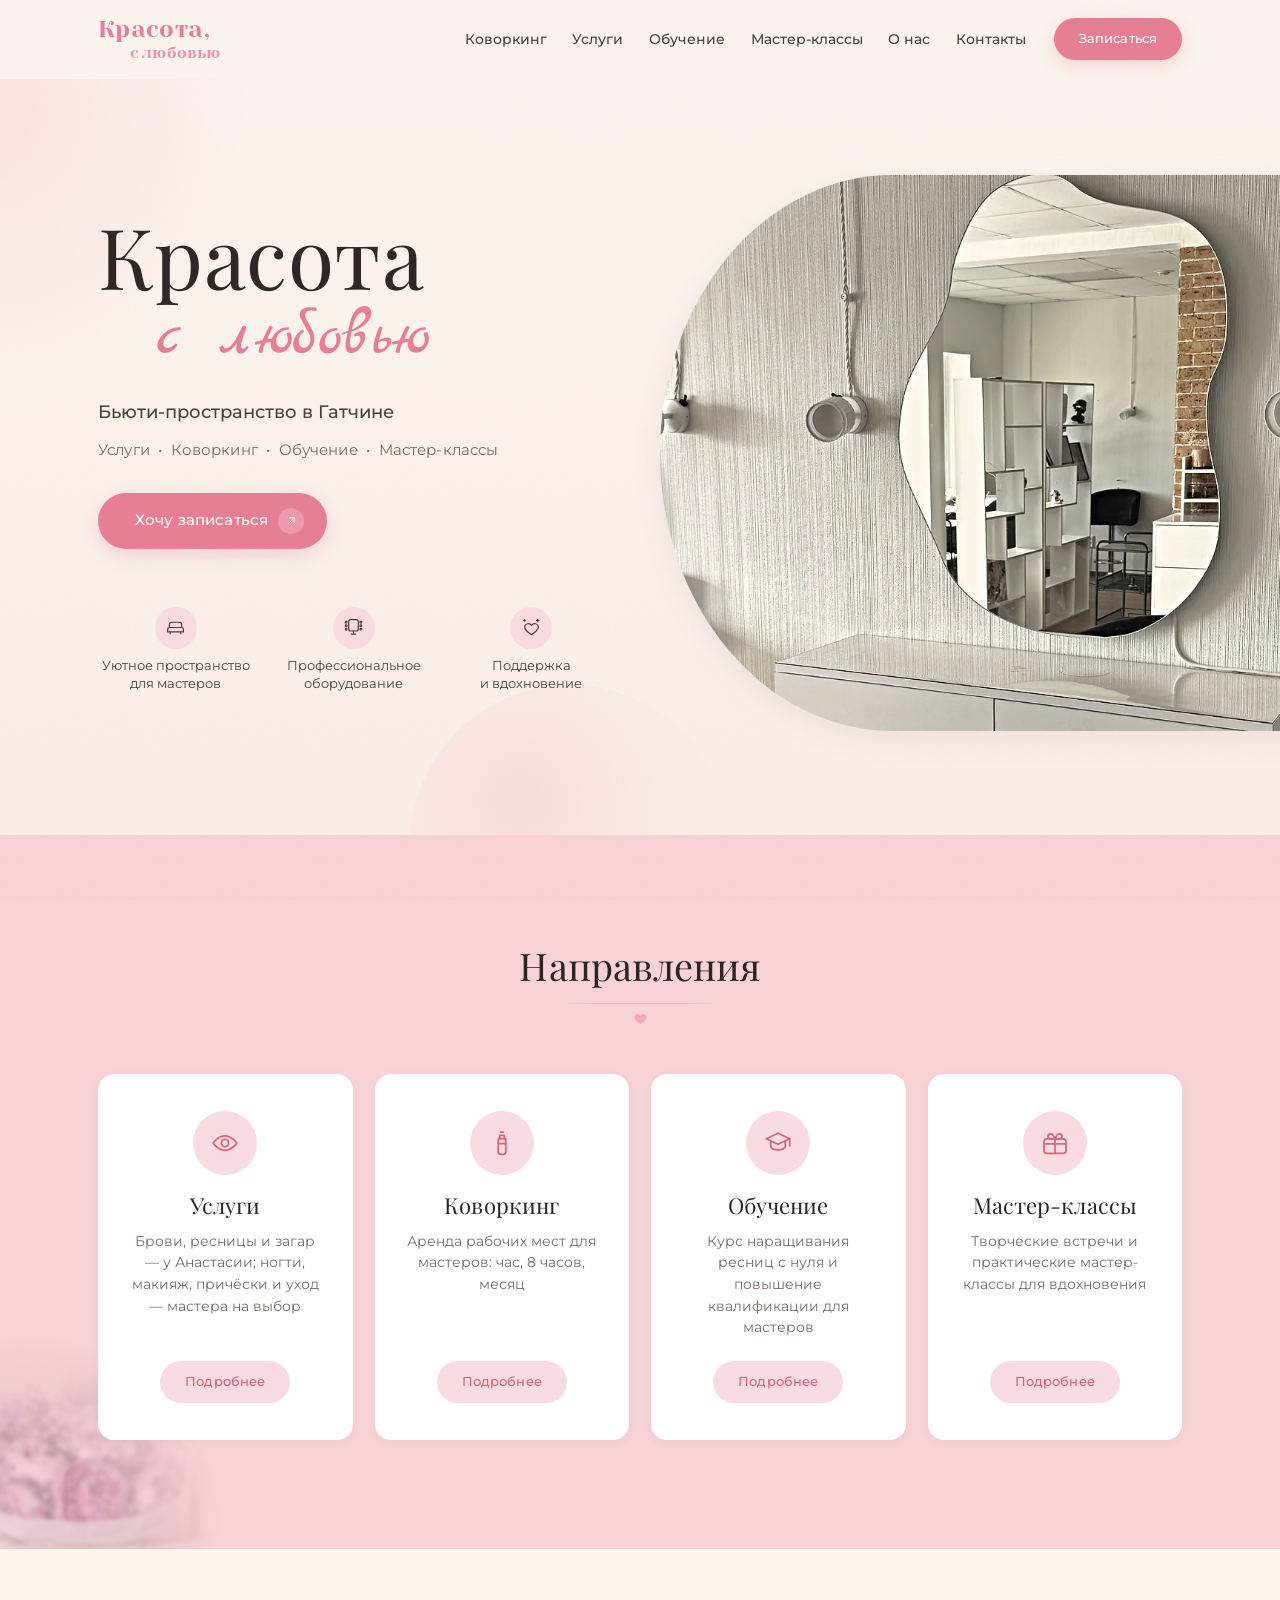
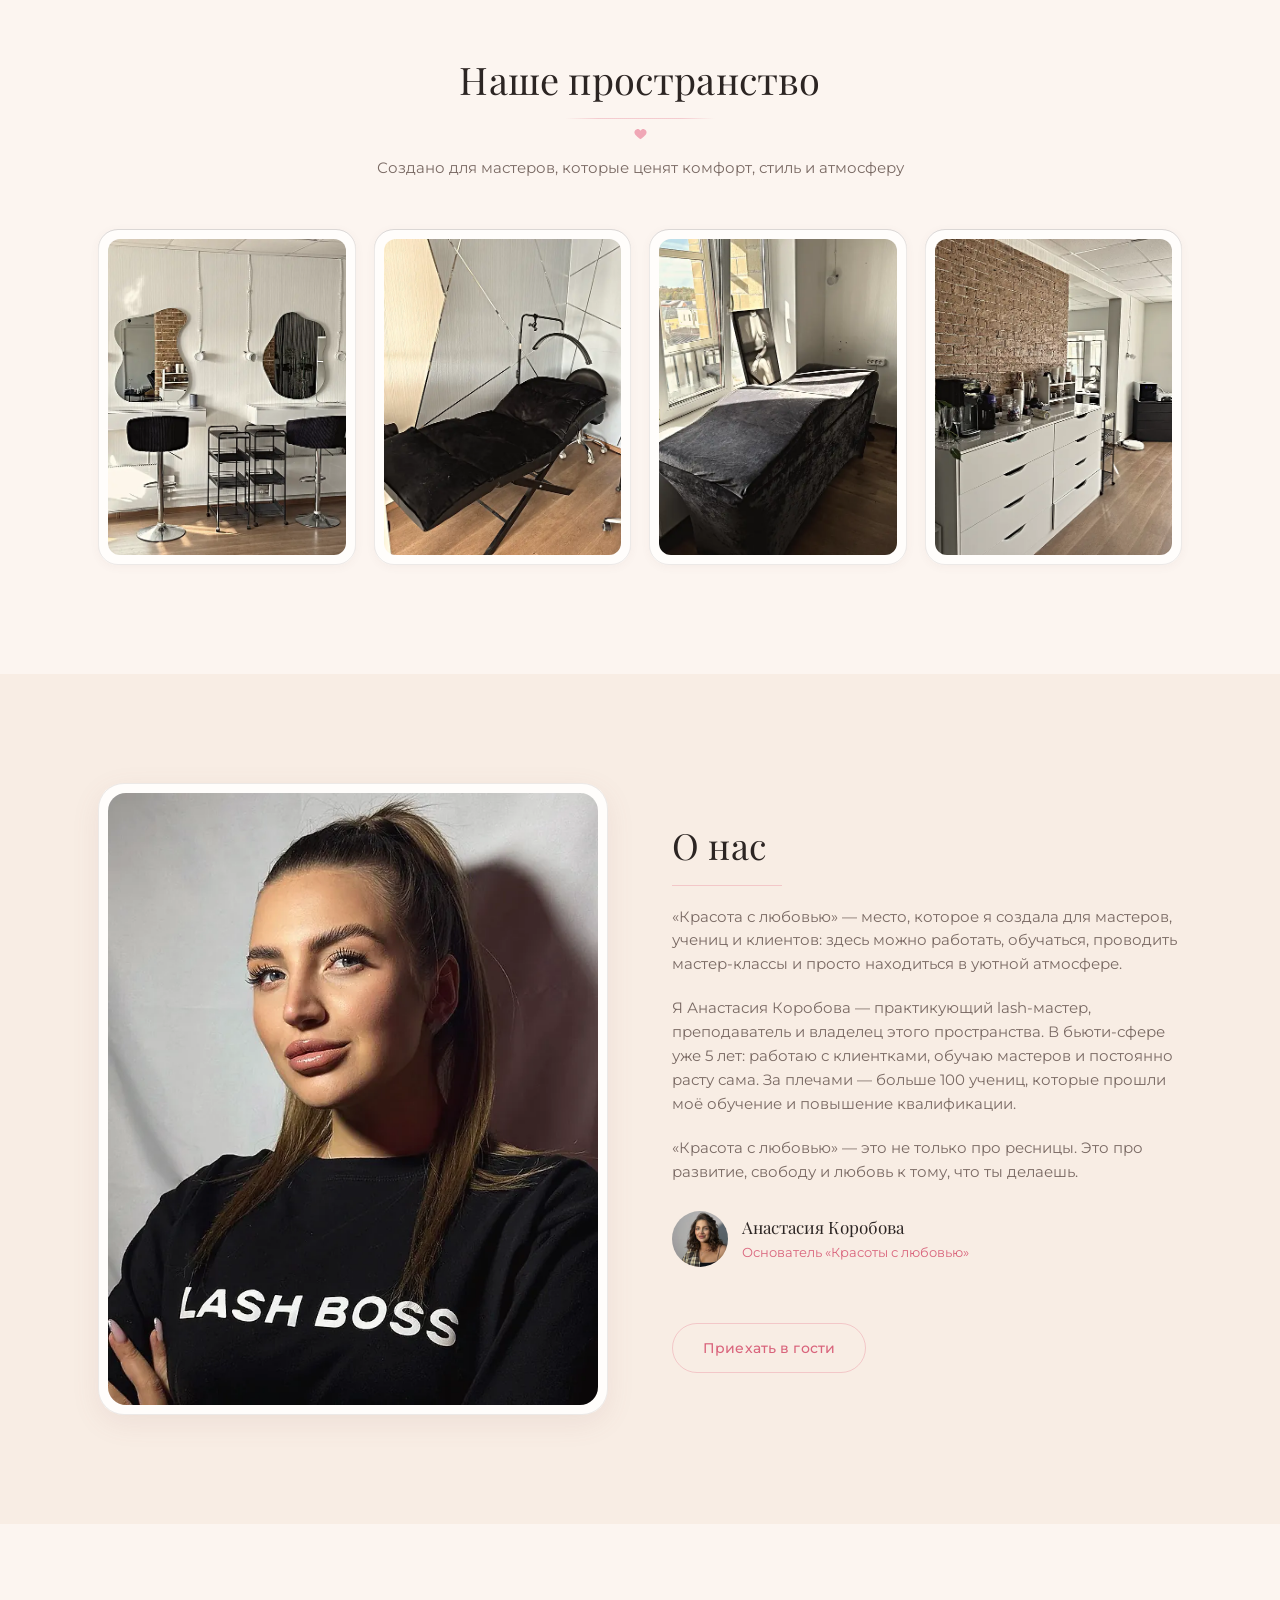
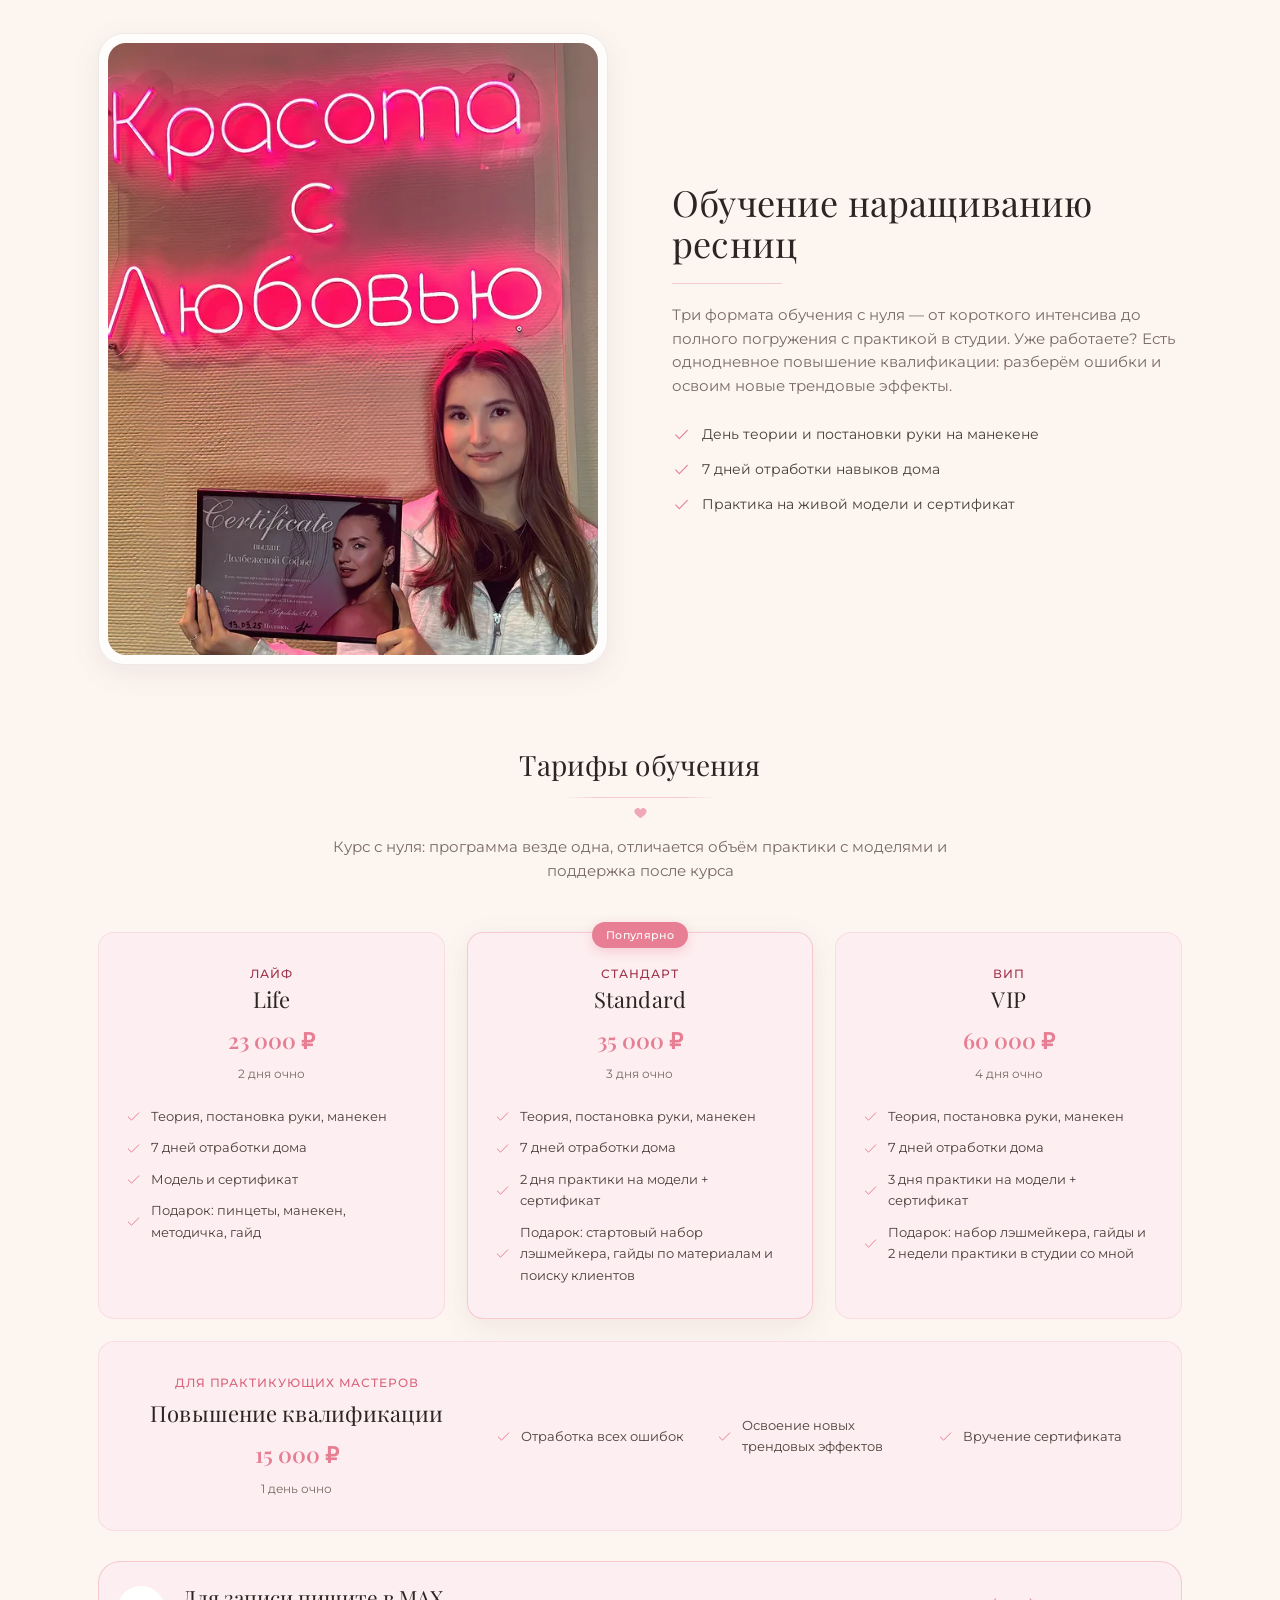
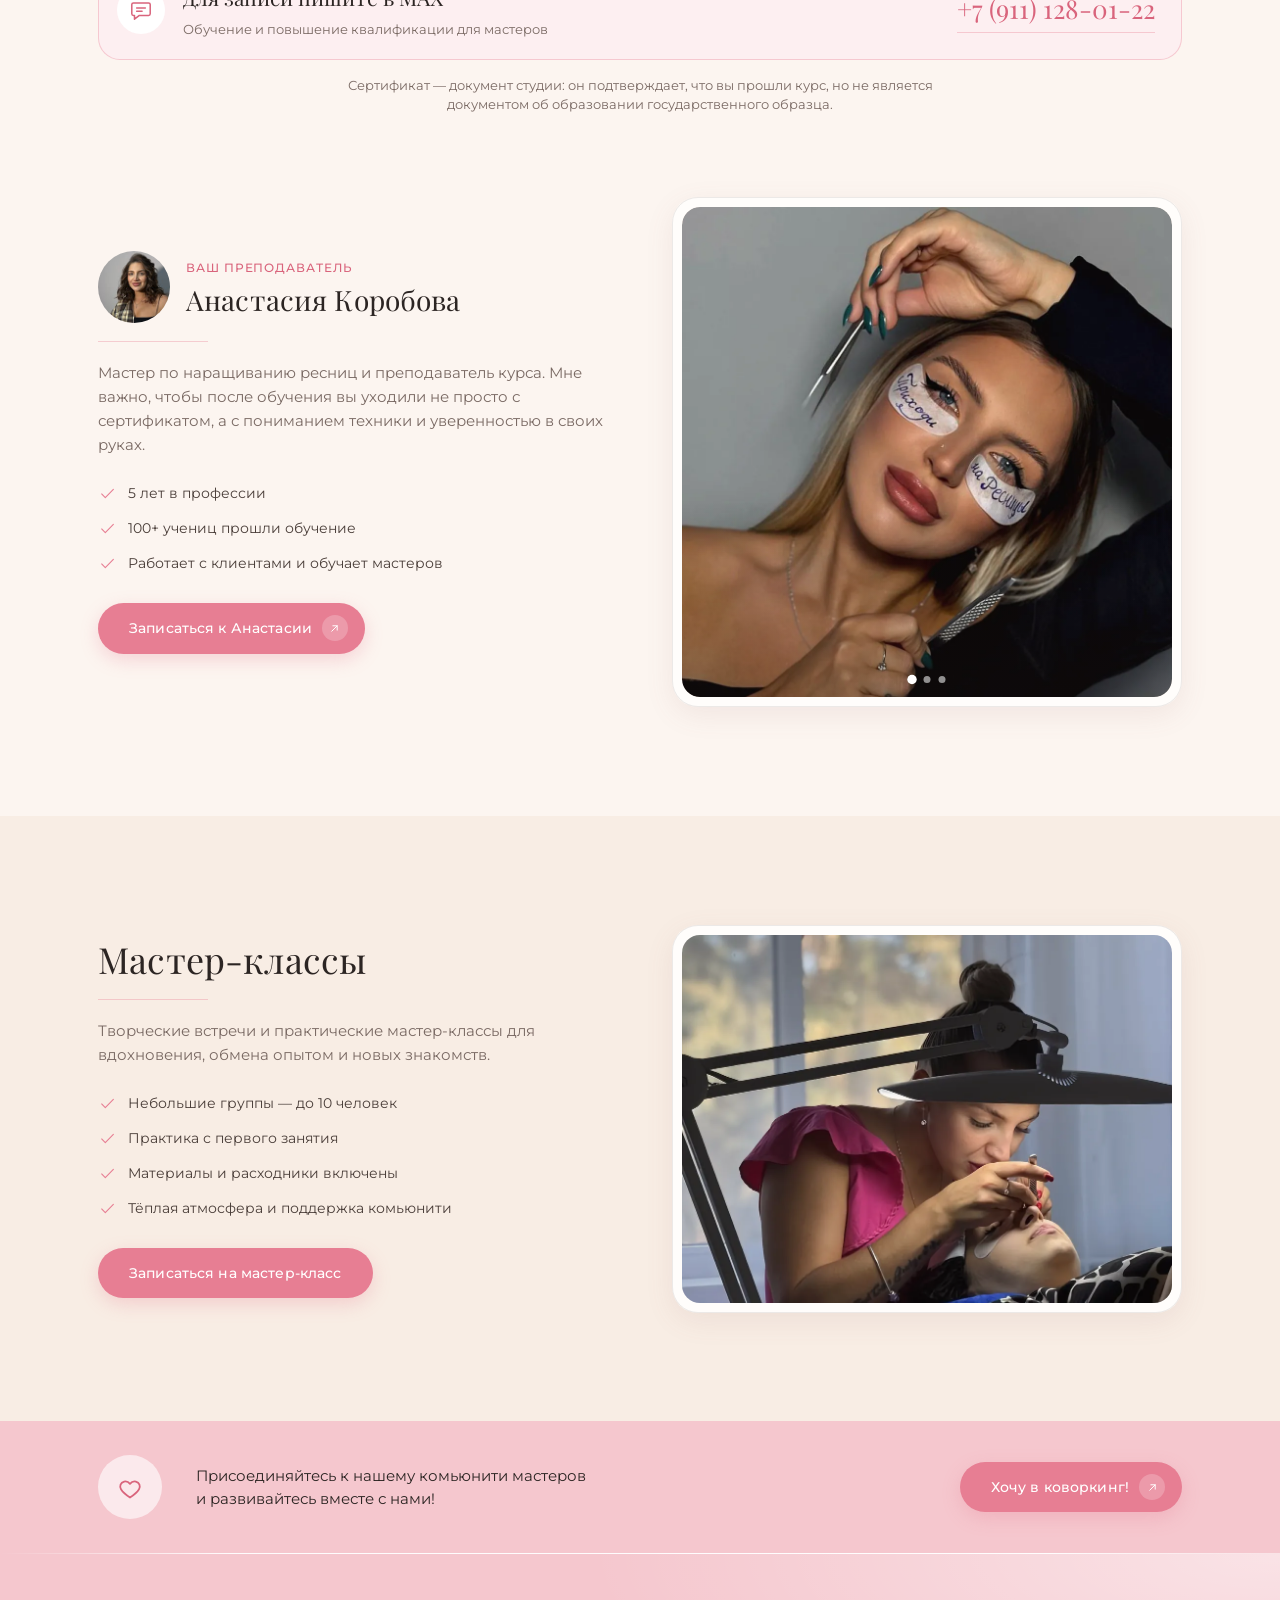
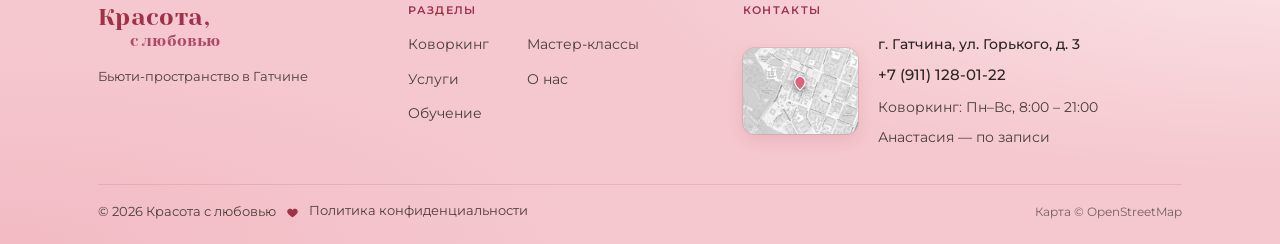
<file: index.html>
<!DOCTYPE html>
<html lang="ru">
<head>
<meta charset="utf-8">
<meta name="viewport" content="width=device-width, initial-scale=1">
<title>Красота с любовью — бьюти-коворкинг, услуги и обучение в Гатчине</title>
<meta name="description" content="Бьюти-пространство в Гатчине: услуги мастеров, коворкинг для бьюти-специалистов, обучение наращиванию ресниц и мастер-классы. ул. Горького, 3.">
<!-- SEO:START -->
<link rel="canonical" href="https://krasotalove.ru/">
<meta name="theme-color" content="#FCF5F0">
<meta property="og:type" content="website">
<meta property="og:locale" content="ru_RU">
<meta property="og:site_name" content="Красота с любовью">
<meta property="og:title" content="Красота с любовью — бьюти-коворкинг, услуги и обучение в Гатчине">
<meta property="og:description" content="Бьюти-пространство в Гатчине: услуги мастеров, коворкинг для бьюти-специалистов, обучение наращиванию ресниц и мастер-классы. ул. Горького, 3.">
<meta property="og:url" content="https://krasotalove.ru/">
<meta property="og:image" content="https://krasotalove.ru/photos/og-cover.jpg">
<meta property="og:image:width" content="1200">
<meta property="og:image:height" content="630">
<meta property="og:image:alt" content="Рабочие места с зеркалами в бьюти-пространстве «Красота с любовью», Гатчина">
<meta name="twitter:card" content="summary_large_image">
<link rel="icon" href="favicon.ico" sizes="48x48">
<link rel="icon" href="favicon.svg?v=f4f1a213" type="image/svg+xml">
<link rel="icon" href="icon-192.png?v=c6b80c7b" type="image/png" sizes="192x192">
<link rel="apple-touch-icon" href="apple-touch-icon.png?v=48e81307">
<script type="application/ld+json">
{
  "@context": "https://schema.org",
  "@type": "BeautySalon",
  "@id": "https://krasotalove.ru/#business",
  "name": "Красота с любовью",
  "description": "Бьюти-пространство в Гатчине: услуги мастеров, коворкинг для бьюти-специалистов, обучение наращиванию ресниц и мастер-классы.",
  "url": "https://krasotalove.ru/",
  "telephone": "+79111280122",
  "image": "https://krasotalove.ru/photos/og-cover.jpg",
  "address": {
    "@type": "PostalAddress",
    "streetAddress": "ул. Горького, д. 3",
    "addressLocality": "Гатчина",
    "addressRegion": "Ленинградская область",
    "addressCountry": "RU"
  },
  "geo": {
    "@type": "GeoCoordinates",
    "latitude": 59.56557,
    "longitude": 30.124248
  },
  "hasMap": "https://yandex.ru/maps/10867/gatchina/house/ulitsa_gorkogo_3/Z0kYdwVkS0EPQFtjfXl3dHlkZA==/",
  "openingHoursSpecification": [
    {
      "@type": "OpeningHoursSpecification",
      "dayOfWeek": [
        "Monday",
        "Tuesday",
        "Wednesday",
        "Thursday",
        "Friday",
        "Saturday",
        "Sunday"
      ],
      "opens": "08:00",
      "closes": "21:00"
    }
  ],
  "founder": {
    "@type": "Person",
    "name": "Анастасия Коробова"
  },
  "sameAs": [
    "https://dikidi.net/1523754",
    "https://dikidi.net/1794550"
  ]
}
</script>
<!-- SEO:END -->
<link rel="stylesheet" href="styles.css?v=70f08192">
<link rel="preload" href="fonts/montserrat-cyrillic.woff2" as="font" type="font/woff2" crossorigin>
<link rel="preload" href="fonts/montserrat-latin.woff2" as="font" type="font/woff2" crossorigin>
<link rel="preload" href="fonts/playfair-cyrillic.woff2" as="font" type="font/woff2" crossorigin>
<link rel="preload" href="fonts/playfair-latin.woff2" as="font" type="font/woff2" crossorigin>
<link rel="preload" href="fonts/yeseva-cyrillic.woff2" as="font" type="font/woff2" crossorigin>
<link rel="preload" href="fonts/yeseva-latin.woff2" as="font" type="font/woff2" crossorigin>
<link rel="preload" href="fonts/marck-cyrillic.woff2" as="font" type="font/woff2" crossorigin>
<link rel="preload" href="fonts/marck-latin.woff2" as="font" type="font/woff2" crossorigin>
<link rel="preload" as="image" href="photos/hero-studio.webp?v=2f63e243" imagesrcset="photos/hero-studio-sm.webp?v=154806ca 900w, photos/hero-studio-md.webp?v=4ce348d4 1200w, photos/hero-studio.webp?v=2f63e243 1600w" imagesizes="(max-width:1000px) 100vw, 55vw" fetchpriority="high">
<script>document.documentElement.classList.add('js')</script>
</head>
<body>

<!-- SPRITE:START -->
<svg width="0" height="0" style="position:absolute" aria-hidden="true" focusable="false"><defs>
  <symbol id="i-sofa" viewBox="0 0 24 24">
    <path d="M5 12V8.5A2.5 2.5 0 0 1 7.5 6h9A2.5 2.5 0 0 1 19 8.5V12"/>
    <path d="M5 12a2 2 0 0 0-2 2v3h18v-3a2 2 0 0 0-2-2"/><path d="M5 12h14"/>
    <path d="M6 17v2M18 17v2"/>
  </symbol>
  <symbol id="i-mirror" viewBox="0 0 24 24">
    <rect x="6.5" y="3" width="11" height="13" rx="2.2"/>
    <path d="M9.5 19.5h5M12 16v3.5"/>
    <circle cx="3.6" cy="6" r="1"/><circle cx="3.6" cy="10" r="1"/><circle cx="3.6" cy="14" r="1"/>
    <circle cx="20.4" cy="6" r="1"/><circle cx="20.4" cy="10" r="1"/><circle cx="20.4" cy="14" r="1"/>
  </symbol>
  <symbol id="i-inspire" viewBox="0 0 24 24">
    <path d="M12 20.4s-5.4-3.5-7.2-6.6C3.4 11.3 4.4 8.4 7.3 7.7c1.8-.4 3.6.4 4.7 1.8 1.1-1.4 2.9-2.2 4.7-1.8 2.9.7 3.9 3.6 2.5 6.1-1.8 3.1-7.2 6.6-7.2 6.6Z"/>
    <path d="M19.2 2.6v2.6M17.9 3.9h2.6"/><path d="M4.2 3v1.8M3.3 3.9h1.8"/>
  </symbol>
  <symbol id="i-polish" viewBox="0 0 24 24">
    <path d="M9 8.5h6V19a2 2 0 0 1-2 2h-2a2 2 0 0 1-2-2V8.5Z"/>
    <path d="M10.2 8.5V5.8h3.6v2.7"/><path d="M11 3.2h2"/><path d="M9 12.4h6"/>
  </symbol>
  <symbol id="i-cap" viewBox="0 0 24 24">
    <path d="M2.6 8.6 12 4.2l9.4 4.4L12 13 2.6 8.6Z"/>
    <path d="M6.2 10.6v4.1c0 1.6 2.6 2.8 5.8 2.8s5.8-1.2 5.8-2.8v-4.1"/>
    <path d="M21.4 8.6v5.6"/>
  </symbol>
  <symbol id="i-gift" viewBox="0 0 24 24">
    <rect x="3.2" y="8.6" width="17.6" height="11.6" rx="2.2"/>
    <path d="M3.2 12.6h17.6M12 8.6v11.6"/>
    <path d="M12 8.6S10.6 4.6 8.4 4.6a2 2 0 0 0 0 4H12ZM12 8.6s1.4-4 3.6-4a2 2 0 0 1 0 4H12Z"/>
  </symbol>
  <symbol id="i-clock" viewBox="0 0 24 24">
    <circle cx="12" cy="12" r="8.6"/><path d="M12 6.8v5.6l3.6 2.1"/>
  </symbol>
  <symbol id="i-kit" viewBox="0 0 24 24">
    <rect x="3" y="7.6" width="18" height="12.4" rx="2.4"/>
    <path d="M8.6 7.6V6.2a2 2 0 0 1 2-2h2.8a2 2 0 0 1 2 2v1.4"/>
    <path d="M3 13.2h18M12 11.7v3"/>
  </symbol>
  <symbol id="i-cup" viewBox="0 0 24 24">
    <path d="M4 8.6h13v6.2a4.4 4.4 0 0 1-4.4 4.4H8.4A4.4 4.4 0 0 1 4 14.8V8.6Z"/>
    <path d="M17 10h1.6a2.6 2.6 0 0 1 0 5.2H17"/>
    <path d="M8 3.4c-.8 1 .8 1.8 0 2.8M12 3.4c-.8 1 .8 1.8 0 2.8"/>
    <path d="M3 21.5h15"/>
  </symbol>
  <symbol id="i-pin" viewBox="0 0 24 24">
    <path d="M12 21.2s7-5.6 7-10.9a7 7 0 1 0-14 0c0 5.3 7 10.9 7 10.9Z"/>
    <circle cx="12" cy="10" r="2.6"/>
  </symbol>
  <symbol id="i-chat" viewBox="0 0 24 24">
    <path d="M5 5.5h14A1.5 1.5 0 0 1 20.5 7v8.5A1.5 1.5 0 0 1 19 17h-8.5L6 20.5V17H5a1.5 1.5 0 0 1-1.5-1.5V7A1.5 1.5 0 0 1 5 5.5Z"/>
    <path d="M8 10.2h8M8 13.2h5"/>
  </symbol>
  <symbol id="i-phone" viewBox="0 0 24 24">
    <path d="M6.6 3.6h3l1.5 3.8-2 1.4a12 12 0 0 0 5.1 5.1l1.4-2 3.8 1.5v3a2 2 0 0 1-2.2 2A16.4 16.4 0 0 1 4.6 5.8a2 2 0 0 1 2-2.2Z"/>
  </symbol>
  <symbol id="i-mail" viewBox="0 0 24 24">
    <rect x="3" y="5.6" width="18" height="12.8" rx="2.4"/>
    <path d="m3.9 7.2 7.1 5.5a1.6 1.6 0 0 0 2 0l7.1-5.5"/>
  </symbol>
  <symbol id="i-eye" viewBox="0 0 24 24">
    <path d="M2.6 12S6.2 6.2 12 6.2 21.4 12 21.4 12 17.8 17.8 12 17.8 2.6 12 2.6 12Z"/>
    <circle cx="12" cy="12" r="2.9"/>
  </symbol>
  <symbol id="i-brush" viewBox="0 0 24 24">
    <path d="M15.4 3.4 20.6 8.6 10.2 19a3.4 3.4 0 0 1-2 1l-4.6.6.6-4.6a3.4 3.4 0 0 1 1-2L15.4 3.4Z"/>
    <path d="M13.4 5.4 18.6 10.6"/>
  </symbol>
  <symbol id="i-leaf" viewBox="0 0 24 24">
    <path d="M4.8 19.6C2.6 13 6.8 5.4 20.2 4c1.4 13.6-8.8 17.8-15.4 15.6Z"/>
    <path d="M4.8 19.6C8.2 15.2 12.2 11.8 17.2 9.2"/>
  </symbol>
  <symbol id="i-scissors" viewBox="0 0 24 24">
    <circle cx="6.2" cy="6.2" r="2.6"/><circle cx="6.2" cy="17.8" r="2.6"/>
    <path d="M8.4 7.8 20 18.2M8.4 16.2 20 5.8"/>
  </symbol>
  <symbol id="i-drop" viewBox="0 0 24 24">
    <path d="M12 3.2s6 6.5 6 10.4a6 6 0 0 1-12 0c0-3.9 6-10.4 6-10.4Z"/>
  </symbol>
  <symbol id="i-chair" viewBox="0 0 24 24">
    <path d="M6.5 3.6h11l-.9 9.4h-9.2L6.5 3.6Z"/>
    <path d="M5.2 13h13.6"/><path d="M8 13v3.6h8V13"/><path d="M8 20.4v-3.8M16 20.4v-3.8"/>
  </symbol>
  <symbol id="i-bed" viewBox="0 0 24 24">
    <path d="M2.6 10.4V7M2.6 17.6v-3.2h18.8v3.2"/>
    <path d="M2.6 14.4a2.6 2.6 0 0 1 2.6-2.6h4.6a2.6 2.6 0 0 1 2.6 2.6"/>
    <path d="M13.4 11.8h5.4a2.6 2.6 0 0 1 2.6 2.6"/>
  </symbol>
  <symbol id="i-table" viewBox="0 0 24 24">
    <path d="M2.8 9.6h18.4"/><path d="M4.6 9.6V6.4h14.8v3.2"/>
    <path d="M5.4 9.6v8M18.6 9.6v8"/><path d="M5.4 13.4h13.2"/>
  </symbol>
  <symbol id="i-check" viewBox="0 0 24 24"><path d="M4.6 12.6 9.2 17.2 19.4 6.9"/></symbol>
  <symbol id="i-heart-o" viewBox="0 0 24 24">
    <path d="M12 20.4s-5.4-3.5-7.2-6.6C3.4 11.3 4.4 8.4 7.3 7.7c1.8-.4 3.6.4 4.7 1.8 1.1-1.4 2.9-2.2 4.7-1.8 2.9.7 3.9 3.6 2.5 6.1-1.8 3.1-7.2 6.6-7.2 6.6Z"/>
  </symbol>
  <symbol id="i-heart-fill" viewBox="0 0 24 24">
    <path d="M12 21s-6.7-4.3-9-8.2C1.3 9.9 2.6 6 6.2 5.1 8.4 4.6 10.7 5.6 12 7.4c1.3-1.8 3.6-2.8 5.8-2.3 3.6.9 4.9 4.8 3.2 7.7-2.3 3.9-9 8.2-9 8.2Z"/>
  </symbol>
</defs></svg>
<!-- SPRITE:END -->

<!-- ===== Шапка ===== -->
<header class="hdr" id="hdr">
  <div class="container hdr__in">
    <a class="logo" href="index.html" aria-label="Красота с любовью — на главную">
      <span class="logo__a">Красота,</span>
      <span class="logo__b">с любовью</span>
    </a>
    <button class="burger" id="burger" aria-label="Меню" aria-expanded="false" aria-controls="nav">
      <span></span><span></span><span></span>
    </button>
    <!-- NAV:START -->
    <nav class="nav" id="nav">
      <a href="coworking.html">Коворкинг</a>
      <a href="services.html">Услуги</a>
      <a href="#obuchenie">Обучение</a>
      <a href="#masterclasses">Мастер-классы</a>
      <a href="#about">О нас</a>
      <a href="contacts.html">Контакты</a>
      <a class="btn btn--rose btn--sm" href="contacts.html#zapis" data-book>Записаться</a>
    </nav>
    <a class="btn btn--rose btn--sm hdr__cta" href="contacts.html#zapis" data-book>Записаться</a>
    <!-- NAV:END -->
  </div>
</header>

<main>

<!-- ===== Хиро ===== -->
<section class="hero">
  <span class="hero__blob hero__blob--1" aria-hidden="true"></span>
  <span class="hero__blob hero__blob--2" aria-hidden="true"></span>
  <div class="container hero__grid">
    <div class="hero__copy">
      <h1 class="hero__title rev">Красота<span class="script">с любовью</span></h1>
      <p class="hero__sub rev rev-d1">Бьюти-пространство в Гатчине</p>
      <p class="hero__tags rev rev-d1">Услуги &nbsp;•&nbsp; Коворкинг &nbsp;•&nbsp; Обучение &nbsp;•&nbsp; Мастер-классы</p>
      <div class="hero__cta rev rev-d2">
        <a class="btn btn--rose btn--lg" href="contacts.html#zapis" data-book>Хочу записаться<span class="btn__go" aria-hidden="true"><svg viewBox="0 0 24 24"><path d="M7 17 17 7M9 7h8v8"/></svg></span></a>
      </div>
      <div class="hero__feats rev rev-d3">
        <div class="hero__feat">
          <span class="ic-badge"><svg class="ic"><use href="#i-sofa"></use></svg></span>
          <span>Уютное пространство<br>для мастеров</span>
        </div>
        <div class="hero__feat">
          <span class="ic-badge"><svg class="ic"><use href="#i-mirror"></use></svg></span>
          <span>Профессиональное<br>оборудование</span>
        </div>
        <div class="hero__feat">
          <span class="ic-badge"><svg class="ic"><use href="#i-inspire"></use></svg></span>
          <span>Поддержка<br>и вдохновение</span>
        </div>
      </div>
    </div>
    <div class="hero__media rev rev-d1">
      <div class="arc">
        <img src="photos/hero-studio.webp?v=2f63e243" srcset="photos/hero-studio-sm.webp?v=154806ca 900w, photos/hero-studio-md.webp?v=4ce348d4 1200w, photos/hero-studio.webp?v=2f63e243 1600w" sizes="(max-width:1000px) 100vw, 55vw"
             width="1600" height="1333" fetchpriority="high" decoding="async"
             alt="Место визажиста в «Красоте с любовью»: зеркало-волна и белая консоль">
      </div>
    </div>
  </div>
</section>

<!-- ===== Направления ===== -->
<section class="sec dirs" id="dirs">
  <img class="dirs__deco" src="photos/flowers.jpg?v=90bb0a6b" width="760" height="760" loading="lazy" decoding="async" alt="" aria-hidden="true">
  <div class="container">
    <div class="sec-head center rev">
      <h2>Направления</h2>
      <div class="hdiv"><i></i><svg viewBox="0 0 24 24"><use href="#i-heart-fill"></use></svg></div>
    </div>
    <div class="cards">
      <article class="card rev">
        <span class="ic-badge ic-badge--lg"><svg class="ic"><use href="#i-eye"></use></svg></span>
        <h3>Услуги</h3>
        <p>Брови, ресницы и загар — у Анастасии; ногти, макияж, причёски и уход — мастера на выбор</p>
        <a class="btn btn--pale btn--sm" href="services.html">Подробнее</a>
      </article>
      <article class="card rev rev-d1">
        <span class="ic-badge ic-badge--lg"><svg class="ic"><use href="#i-polish"></use></svg></span>
        <h3>Коворкинг</h3>
        <p>Аренда рабочих мест для мастеров: час, 8 часов, месяц</p>
        <a class="btn btn--pale btn--sm" href="coworking.html">Подробнее</a>
      </article>
      <article class="card rev rev-d2">
        <span class="ic-badge ic-badge--lg"><svg class="ic"><use href="#i-cap"></use></svg></span>
        <h3>Обучение</h3>
        <p>Курс наращивания ресниц с нуля и повышение квалификации для мастеров</p>
        <a class="btn btn--pale btn--sm" href="#obuchenie">Подробнее</a>
      </article>
      <article class="card rev rev-d3">
        <span class="ic-badge ic-badge--lg"><svg class="ic"><use href="#i-gift"></use></svg></span>
        <h3>Мастер-классы</h3>
        <p>Творческие встречи и практические мастер-классы для вдохновения</p>
        <a class="btn btn--pale btn--sm" href="#masterclasses">Подробнее</a>
      </article>
    </div>
  </div>
</section>

<!-- ===== Наше пространство ===== -->
<section class="sec" id="space">
  <div class="container">
    <div class="sec-head center rev">
      <h2>Наше пространство</h2>
      <div class="hdiv"><i></i><svg viewBox="0 0 24 24"><use href="#i-heart-fill"></use></svg></div>
      <p>Создано для мастеров, которые ценят комфорт, стиль и атмосферу</p>
    </div>
    <div class="gal">
      <figure class="rev"><img src="photos/space-mirrors.webp?v=57e8e944" srcset="photos/space-mirrors-sm.webp?v=08d67e6d 520w, photos/space-mirrors.webp?v=57e8e944 900w" sizes="(max-width:820px) 42vw, 24vw" width="900" height="1200" loading="lazy" decoding="async" alt="Три места визажиста и бровиста с зеркалами-волнами"></figure>
      <figure class="rev rev-d1"><img src="photos/space-lash.webp?v=b8f5dc23" srcset="photos/space-lash-sm.webp?v=e202cc6e 520w, photos/space-lash.webp?v=b8f5dc23 900w" sizes="(max-width:820px) 42vw, 24vw" width="900" height="1200" loading="lazy" decoding="async" alt="Кушетка для наращивания ресниц с лампой"></figure>
      <figure class="rev rev-d2"><img src="photos/space-window.webp?v=078a6993" srcset="photos/space-window-sm.webp?v=d2fa6961 520w, photos/space-window.webp?v=078a6993 900w" sizes="(max-width:820px) 42vw, 24vw" width="900" height="1200" loading="lazy" decoding="async" alt="Кабинет с кушеткой у окна"></figure>
      <figure class="rev rev-d3"><img src="photos/space-lounge.webp?v=147306fd" srcset="photos/space-lounge-sm.webp?v=def7ee6e 520w, photos/space-lounge.webp?v=147306fd 900w" sizes="(max-width:820px) 42vw, 24vw" width="900" height="1200" loading="lazy" decoding="async" alt="Лаунж-зона с кофе у кирпичной стены"></figure>
    </div>
  </div>
</section>

<!-- ===== О нас ===== -->
<section class="sec" id="about" style="background:var(--cream-3)">
  <div class="container split">
    <div class="split__media split__media--tall rev">
      <img src="photos/about-anastasia.webp?v=24ab5731" srcset="photos/about-anastasia-sm.webp?v=072af53a 640w, photos/about-anastasia.webp?v=24ab5731 960w" sizes="(max-width:820px) 100vw, 46vw" width="960" height="1200" loading="lazy" decoding="async" alt="Анастасия Коробова, основатель «Красоты с любовью»">
    </div>
    <div class="rev rev-d1">
      <h2>О нас</h2>
      <div class="split__line"></div>
      <p class="lead">«Красота с любовью» — место, которое я создала для мастеров,
        учениц и клиентов: здесь можно работать, обучаться, проводить мастер-классы
        и просто находиться в уютной атмосфере.</p>
      <p class="lead">Я Анастасия Коробова — практикующий lash-мастер, преподаватель
        и владелец этого пространства. В бьюти-сфере уже 5 лет: работаю с клиентками,
        обучаю мастеров и постоянно расту сама. За плечами — больше 100 учениц, которые
        прошли моё обучение и повышение квалификации.</p>
      <p class="lead">«Красота с любовью» — это не только про ресницы. Это про
        развитие, свободу и любовь к тому, что ты делаешь.</p>
      <div class="founder">
        <span class="master__ph"><img src="photos/anastasia-avatar.jpg?v=f4828739" width="112" height="112" loading="lazy" decoding="async" alt="Анастасия Коробова"></span>
        <div>
          <p class="founder__name">Анастасия Коробова</p>
          <p class="founder__role">Основатель «Красоты с любовью»</p>
        </div>
      </div>
      <a class="btn btn--ghost" href="contacts.html">Приехать в гости</a>
    </div>
  </div>
</section>

<!-- ===== Обучение ===== -->
<section class="sec" id="obuchenie">
  <div class="container split">
    <div class="split__media split__media--tall rev">
      <img src="photos/edu-neon.webp?v=2102ba71" srcset="photos/edu-neon-sm.webp?v=1cfb90c1 600w, photos/edu-neon.webp?v=2102ba71 1200w" sizes="(max-width:820px) 100vw, 46vw" width="1200" height="1500" loading="lazy" decoding="async" alt="Выпускница курса с сертификатом под неоновой вывеской «Красота с любовью»">
    </div>
    <div class="rev rev-d1">
      <h2>Обучение наращиванию ресниц</h2>
      <div class="split__line"></div>
      <p class="lead">Три формата обучения с нуля — от короткого интенсива до полного
        погружения с практикой в студии. Уже работаете? Есть однодневное повышение
        квалификации: разберём ошибки и освоим новые трендовые эффекты.</p>
      <ul class="ticks">
        <li><svg class="ic"><use href="#i-check"></use></svg>День теории и постановки руки на манекене</li>
        <li><svg class="ic"><use href="#i-check"></use></svg>7 дней отработки навыков дома</li>
        <li><svg class="ic"><use href="#i-check"></use></svg>Практика на живой модели и сертификат</li>
      </ul>
    </div>
  </div>

  <div class="container edu-tariffs" id="edu-tariffs">
    <div class="sec-head center rev">
      <h3 style="font-family:var(--f-disp);font-size:clamp(22px,2.6vw,28px)">Тарифы обучения</h3>
      <div class="hdiv"><i></i><svg viewBox="0 0 24 24"><use href="#i-heart-fill"></use></svg></div>
      <p>Курс с нуля: программа везде одна, отличается объём практики с моделями и поддержка после курса</p>
    </div>

    <div class="tariffs tariffs--3">
      <article class="tariff rev">
        <p class="teacher__eyebrow tariff__ru">Лайф</p>
        <h3>Life</h3>
        <p class="tariff__price"><b>23 000 ₽</b></p>
        <p class="tariff__note">2 дня очно</p>
        <ul class="tariff__list">
          <li><svg class="ic"><use href="#i-check"></use></svg>Теория, постановка руки, манекен</li>
          <li><svg class="ic"><use href="#i-check"></use></svg>7 дней отработки дома</li>
          <li><svg class="ic"><use href="#i-check"></use></svg>Модель и сертификат</li>
          <li><svg class="ic"><use href="#i-check"></use></svg>Подарок: пинцеты, манекен, методичка, гайд</li>
        </ul>
      </article>

      <article class="tariff tariff--best rev rev-d1">
        <span class="tariff__tag">Популярно</span>
        <p class="teacher__eyebrow tariff__ru">Стандарт</p>
        <h3>Standard</h3>
        <p class="tariff__price"><b>35 000 ₽</b></p>
        <p class="tariff__note">3 дня очно</p>
        <ul class="tariff__list">
          <li><svg class="ic"><use href="#i-check"></use></svg>Теория, постановка руки, манекен</li>
          <li><svg class="ic"><use href="#i-check"></use></svg>7 дней отработки дома</li>
          <li><svg class="ic"><use href="#i-check"></use></svg>2 дня практики на модели + сертификат</li>
          <li><svg class="ic"><use href="#i-check"></use></svg>Подарок: стартовый набор лэшмейкера, гайды по материалам и поиску клиентов</li>
        </ul>
      </article>

      <article class="tariff rev rev-d2">
        <p class="teacher__eyebrow tariff__ru">Вип</p>
        <h3>VIP</h3>
        <p class="tariff__price"><b>60 000 ₽</b></p>
        <p class="tariff__note">4 дня очно</p>
        <ul class="tariff__list">
          <li><svg class="ic"><use href="#i-check"></use></svg>Теория, постановка руки, манекен</li>
          <li><svg class="ic"><use href="#i-check"></use></svg>7 дней отработки дома</li>
          <li><svg class="ic"><use href="#i-check"></use></svg>3 дня практики на модели + сертификат</li>
          <li><svg class="ic"><use href="#i-check"></use></svg>Подарок: набор лэшмейкера, гайды и 2 недели практики в студии со мной</li>
        </ul>
      </article>

      <article class="tariff tariff--wide rev rev-d3">
        <div class="tariff__lead">
          <p class="teacher__eyebrow">Для практикующих мастеров</p>
          <h3>Повышение квалификации</h3>
          <p class="tariff__price"><b>15 000 ₽</b></p>
          <p class="tariff__note">1 день очно</p>
        </div>
        <ul class="tariff__list">
          <li><svg class="ic"><use href="#i-check"></use></svg>Отработка всех ошибок</li>
          <li><svg class="ic"><use href="#i-check"></use></svg>Освоение новых трендовых эффектов</li>
          <li><svg class="ic"><use href="#i-check"></use></svg>Вручение сертификата</li>
        </ul>
      </article>
    </div>

    <div class="edu-zapis rev" id="edu-zapis">
      <span class="ic-badge"><svg class="ic"><use href="#i-chat"></use></svg></span>
      <div class="edu-zapis__text">
        <p class="edu-zapis__title">Для записи пишите в MAX</p>
        <p>Обучение и повышение квалификации для мастеров</p>
      </div>
      <a class="edu-zapis__phone" href="tel:+79111280122">+7 (911) 128-01-22</a>
    </div>
    <p class="edu-note rev">Сертификат — документ студии: он подтверждает, что вы прошли курс, но не является документом об образовании государственного образца.</p>
  </div>

  <div class="container split split--rev split--pair teacher-split rev rev-d2">
      <div class="split__media rev">
        <div class="tslider" data-tslider aria-roledescription="слайдер" aria-label="Работы и ученицы Анастасии">
          <div class="tslider__slide is-active"><img src="photos/work-process.webp?v=002c183d" width="1000" height="1000" loading="lazy" decoding="async" alt="Lash-мастер с пинцетом и патчами"></div>
          <div class="tslider__slide"><img src="photos/work-graduate-1.webp?v=59cb9d41" width="1000" height="1000" loading="lazy" decoding="async" alt="Выпускница курса с сертификатом"></div>
          <div class="tslider__slide"><img src="photos/work-graduate-2.webp?v=41fdab0c" width="1000" height="1000" loading="lazy" decoding="async" alt="Выпускница курса с сертификатом"></div>
          <div class="tslider__dots" role="tablist">
            <button type="button" class="is-active" role="tab" aria-selected="true" aria-label="Работа 1"></button>
            <button type="button" role="tab" aria-selected="false" aria-label="Работа 2"></button>
            <button type="button" role="tab" aria-selected="false" aria-label="Работа 3"></button>
          </div>
        </div>
      </div>
      <div class="rev rev-d1">
        <div class="teacher__who">
          <span class="master__ph"><img src="photos/anastasia-avatar.jpg?v=f4828739" width="120" height="120" loading="lazy" decoding="async" alt="Анастасия Коробова"></span>
          <div>
            <p class="teacher__eyebrow">Ваш преподаватель</p>
            <h3>Анастасия Коробова</h3>
          </div>
        </div>
        <div class="split__line"></div>
        <p class="lead">Мастер по наращиванию ресниц и преподаватель курса.
          Мне важно, чтобы после обучения вы уходили не просто с сертификатом,
          а с пониманием техники и уверенностью в своих руках.</p>
        <ul class="ticks">
          <li><svg class="ic"><use href="#i-check"></use></svg>5 лет в профессии</li>
          <li><svg class="ic"><use href="#i-check"></use></svg>100+ учениц прошли обучение</li>
          <li><svg class="ic"><use href="#i-check"></use></svg>Работает с клиентами и обучает мастеров</li>
        </ul>
        <a class="btn btn--rose" href="contacts.html#zapis" data-book="anastasia">Записаться к Анастасии<span class="btn__go" aria-hidden="true"><svg viewBox="0 0 24 24"><path d="M7 17 17 7M9 7h8v8"/></svg></span></a>
      </div>
  </div>
</section>

<!-- ===== Мастер-классы ===== -->
<section class="sec" id="masterclasses" style="background:var(--cream-3)">
  <div class="container split split--rev">
    <div class="split__media rev">
      <img src="photos/mk-process.webp?v=5d228adf" width="1000" height="751" loading="lazy" decoding="async" alt="Практика наращивания ресниц под лампой">
    </div>
    <div class="rev rev-d1">
      <h2>Мастер-классы</h2>
      <div class="split__line"></div>
      <p class="lead">Творческие встречи и практические мастер-классы для вдохновения, обмена опытом и новых знакомств.</p>
      <ul class="ticks">
        <li><svg class="ic"><use href="#i-check"></use></svg>Небольшие группы — до 10 человек</li>
        <li><svg class="ic"><use href="#i-check"></use></svg>Практика с первого занятия</li>
        <li><svg class="ic"><use href="#i-check"></use></svg>Материалы и расходники включены</li>
        <li><svg class="ic"><use href="#i-check"></use></svg>Тёплая атмосфера и поддержка комьюнити</li>
      </ul>
      <a class="btn btn--rose" href="contacts.html#zapis" data-book>Записаться на мастер-класс</a>
    </div>
  </div>
</section>

<!-- ===== CTA-полоса ===== -->
<section class="band">
  <div class="container band__in">
    <span class="ic-badge ic-badge--lg"><svg class="ic"><use href="#i-heart-o"></use></svg></span>
    <p>Присоединяйтесь к нашему комьюнити мастеров <br>и развивайтесь вместе с нами!</p>
    <a class="btn btn--rose" href="coworking.html">Хочу в коворкинг!<span class="btn__go" aria-hidden="true"><svg viewBox="0 0 24 24"><path d="M7 17 17 7M9 7h8v8"/></svg></span></a>
  </div>
</section>

</main>

<!-- ===== Подвал ===== -->
<!-- FOOTER:START -->
<footer class="ftr">
  <div class="container">
    <div class="ftr__in">
      <div class="ftr__brand">
        <a class="logo" href="index.html">
          <span class="logo__a">Красота,</span>
          <span class="logo__b">с любовью</span>
        </a>
        <p class="ftr__tag">Бьюти-пространство в Гатчине</p>
      </div>

      <nav class="ftr__col" aria-label="Разделы сайта">
        <p class="ftr__h">Разделы</p>
        <div class="ftr__nav">
          <a href="coworking.html">Коворкинг</a>
          <a href="services.html">Услуги</a>
          <a href="#obuchenie">Обучение</a>
          <a href="#masterclasses">Мастер-классы</a>
          <a href="#about">О нас</a>
        </div>
      </nav>

      <div class="ftr__col">
        <p class="ftr__h">Контакты</p>
        <div class="ftr__where">
          <a class="fmap-row" href="contacts.html" aria-label="г. Гатчина, ул. Горького, д. 3 — показать на карте">
            <span class="fmap">
        <span class="fmap__tiles"><img src="photos/map-thumb.webp?v=7c363e33" width="312" height="234" loading="lazy" decoding="async" alt=""></span>
        <span class="fmap__pin" aria-hidden="true">
          <svg viewBox="0 0 24 24"><path d="M12 22.5s7.4-6 7.4-11.6a7.4 7.4 0 1 0-14.8 0C4.6 16.5 12 22.5 12 22.5Z"/></svg>
        </span>
      </span>
          </a>
          <address class="ftr__contacts">
          <span><b>г. Гатчина, ул. Горького, д. 3</b></span>
          <a href="tel:+79111280122">+7 (911) 128-01-22</a>
          <span>Коворкинг: Пн–Вс, 8:00 – 21:00</span>
          <span>Анастасия — по записи</span>
        </address>
        </div>
      </div>
    </div>

    <!-- LEGAL-REQ:START -->
    <!-- LEGAL-REQ:END -->
    <div class="ftr__base">
      <span>© 2026 Красота с любовью</span>
      <svg viewBox="0 0 24 24"><use href="#i-heart-fill"></use></svg>
      <a href="privacy.html">Политика конфиденциальности</a>
      <small>Карта © <a href="https://www.openstreetmap.org/copyright" target="_blank" rel="noopener">OpenStreetMap</a></small>
    </div>
  </div>
</footer>

<!-- Нижняя панель записи — показывается только на телефоне -->
<div class="mbar" id="mbar">
  <a class="btn btn--rose" href="contacts.html#zapis" data-book>Записаться</a>
  <a class="btn btn--ghost mbar__call" href="tel:+79111280122" aria-label="Позвонить">
    <svg class="ic"><use href="#i-phone"></use></svg>
  </a>
</div>
<!-- FOOTER:END -->

<script src="main.js?v=d9ad0e42"></script>
<script src="cloud.js?v=3c897209"></script>
</body>
</html>
</file>
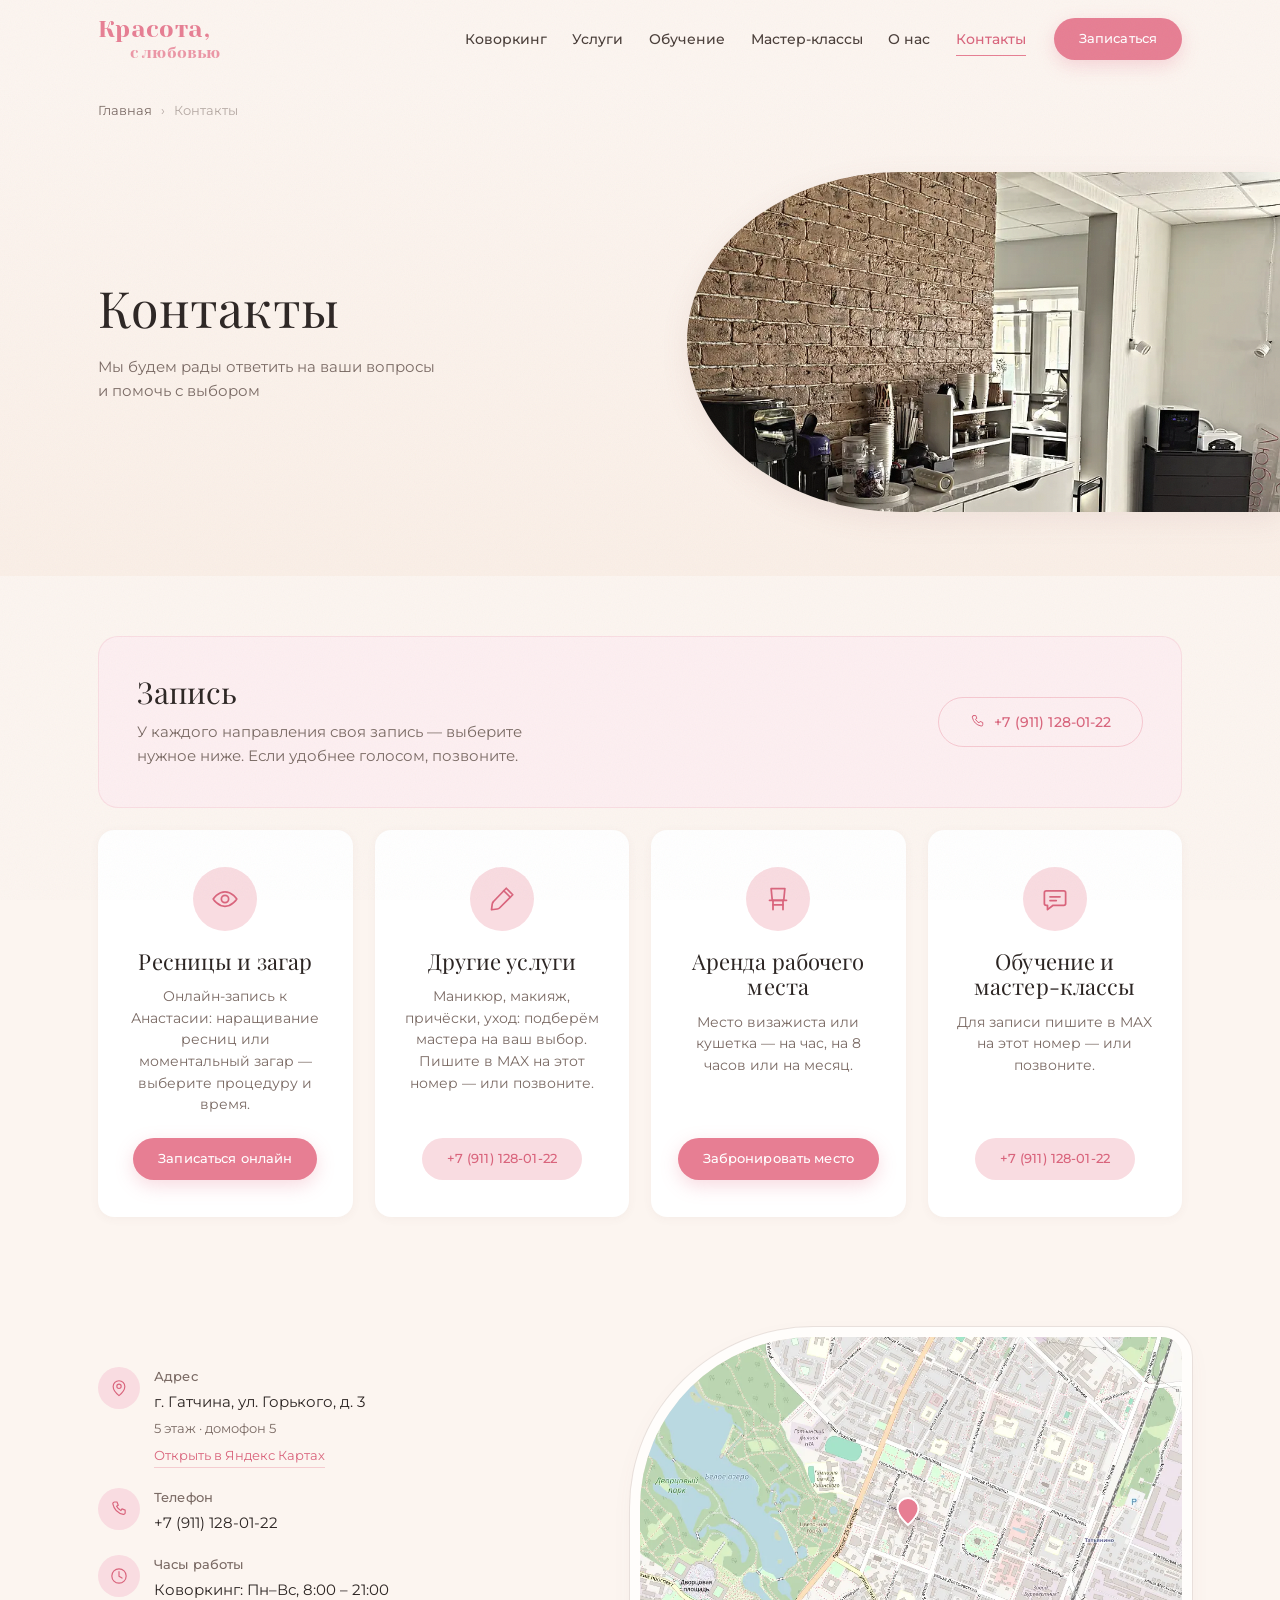
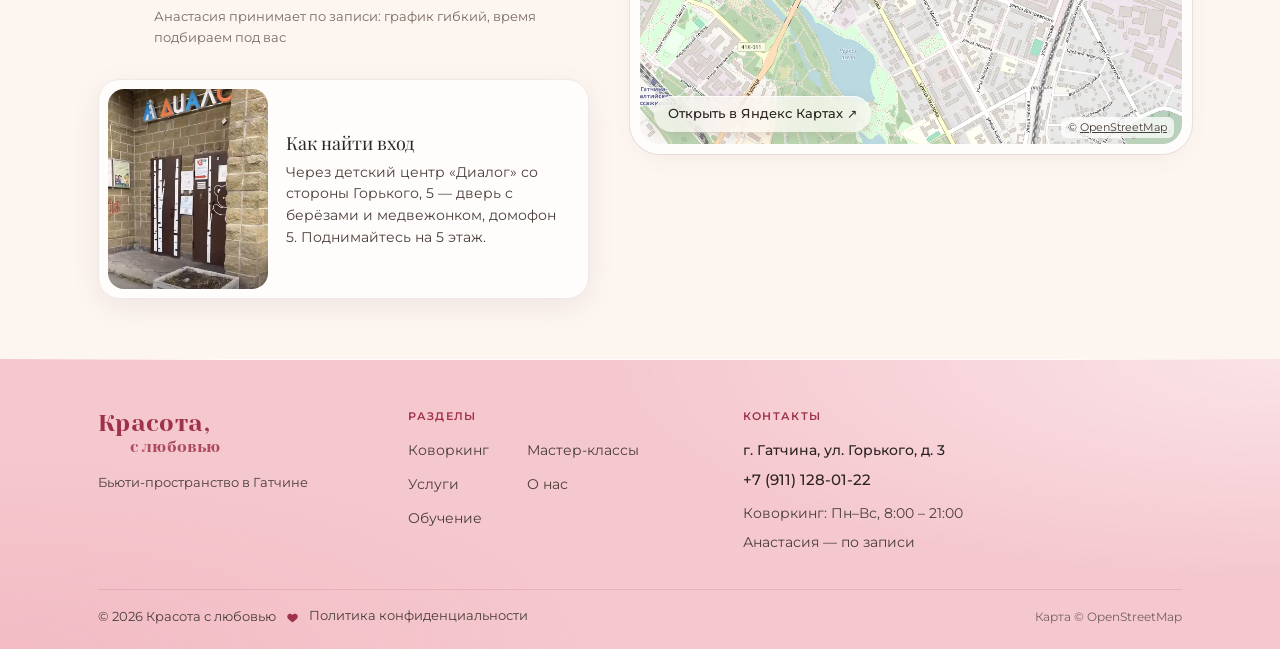
<file: contacts.html>
<!DOCTYPE html>
<html lang="ru">
<head>
<meta charset="utf-8">
<meta name="viewport" content="width=device-width, initial-scale=1">
<title>Контакты и запись — Красота с любовью, Гатчина, ул. Горького, 3</title>
<meta name="description" content="Контакты бьюти-пространства «Красота с любовью»: г. Гатчина, ул. Горького, д. 3. Телефон +7 (911) 128-01-22. Коворкинг ежедневно с 8:00 до 21:00, Анастасия — по записи.">
<!-- SEO:START -->
<link rel="canonical" href="https://krasotalove.ru/contacts.html">
<meta name="theme-color" content="#FCF5F0">
<meta property="og:type" content="website">
<meta property="og:locale" content="ru_RU">
<meta property="og:site_name" content="Красота с любовью">
<meta property="og:title" content="Контакты и запись — Красота с любовью, Гатчина, ул. Горького, 3">
<meta property="og:description" content="Контакты бьюти-пространства «Красота с любовью»: г. Гатчина, ул. Горького, д. 3. Телефон +7 (911) 128-01-22. Коворкинг ежедневно с 8:00 до 21:00, Анастасия — по записи.">
<meta property="og:url" content="https://krasotalove.ru/contacts.html">
<meta property="og:image" content="https://krasotalove.ru/photos/og-cover.jpg">
<meta property="og:image:width" content="1200">
<meta property="og:image:height" content="630">
<meta property="og:image:alt" content="Рабочие места с зеркалами в бьюти-пространстве «Красота с любовью», Гатчина">
<meta name="twitter:card" content="summary_large_image">
<link rel="icon" href="favicon.ico" sizes="48x48">
<link rel="icon" href="favicon.svg?v=f4f1a213" type="image/svg+xml">
<link rel="icon" href="icon-192.png?v=c6b80c7b" type="image/png" sizes="192x192">
<link rel="apple-touch-icon" href="apple-touch-icon.png?v=48e81307">
<script type="application/ld+json">
{
  "@context": "https://schema.org",
  "@type": "BeautySalon",
  "@id": "https://krasotalove.ru/#business",
  "name": "Красота с любовью",
  "description": "Бьюти-пространство в Гатчине: услуги мастеров, коворкинг для бьюти-специалистов, обучение наращиванию ресниц и мастер-классы.",
  "url": "https://krasotalove.ru/",
  "telephone": "+79111280122",
  "image": "https://krasotalove.ru/photos/og-cover.jpg",
  "address": {
    "@type": "PostalAddress",
    "streetAddress": "ул. Горького, д. 3",
    "addressLocality": "Гатчина",
    "addressRegion": "Ленинградская область",
    "addressCountry": "RU"
  },
  "geo": {
    "@type": "GeoCoordinates",
    "latitude": 59.56557,
    "longitude": 30.124248
  },
  "hasMap": "https://yandex.ru/maps/10867/gatchina/house/ulitsa_gorkogo_3/Z0kYdwVkS0EPQFtjfXl3dHlkZA==/",
  "openingHoursSpecification": [
    {
      "@type": "OpeningHoursSpecification",
      "dayOfWeek": [
        "Monday",
        "Tuesday",
        "Wednesday",
        "Thursday",
        "Friday",
        "Saturday",
        "Sunday"
      ],
      "opens": "08:00",
      "closes": "21:00"
    }
  ],
  "founder": {
    "@type": "Person",
    "name": "Анастасия Коробова"
  },
  "sameAs": [
    "https://dikidi.net/1523754",
    "https://dikidi.net/1794550"
  ]
}
</script>
<script type="application/ld+json">
{
  "@context": "https://schema.org",
  "@type": "BreadcrumbList",
  "itemListElement": [
    {
      "@type": "ListItem",
      "position": 1,
      "name": "Главная",
      "item": "https://krasotalove.ru/"
    },
    {
      "@type": "ListItem",
      "position": 2,
      "name": "Контакты",
      "item": "https://krasotalove.ru/contacts.html"
    }
  ]
}
</script>
<!-- SEO:END -->
<link rel="stylesheet" href="styles.css?v=70f08192">
<link rel="preload" href="fonts/montserrat-cyrillic.woff2" as="font" type="font/woff2" crossorigin>
<link rel="preload" href="fonts/montserrat-latin.woff2" as="font" type="font/woff2" crossorigin>
<link rel="preload" href="fonts/playfair-cyrillic.woff2" as="font" type="font/woff2" crossorigin>
<link rel="preload" href="fonts/playfair-latin.woff2" as="font" type="font/woff2" crossorigin>
<link rel="preload" href="fonts/yeseva-cyrillic.woff2" as="font" type="font/woff2" crossorigin>
<link rel="preload" href="fonts/yeseva-latin.woff2" as="font" type="font/woff2" crossorigin>
<link rel="preload" as="image" href="photos/head-contacts.webp?v=39592fb2" imagesrcset="photos/head-contacts-sm.webp?v=fc104236 800w, photos/head-contacts-md.webp?v=556918fa 1200w, photos/head-contacts.webp?v=39592fb2 1600w" imagesizes="(max-width:1000px) 100vw, 52vw" fetchpriority="high">
<script>document.documentElement.classList.add('js')</script>
</head>
<body>

<!-- SPRITE:START -->
<svg width="0" height="0" style="position:absolute" aria-hidden="true" focusable="false"><defs>
  <symbol id="i-sofa" viewBox="0 0 24 24">
    <path d="M5 12V8.5A2.5 2.5 0 0 1 7.5 6h9A2.5 2.5 0 0 1 19 8.5V12"/>
    <path d="M5 12a2 2 0 0 0-2 2v3h18v-3a2 2 0 0 0-2-2"/><path d="M5 12h14"/>
    <path d="M6 17v2M18 17v2"/>
  </symbol>
  <symbol id="i-mirror" viewBox="0 0 24 24">
    <rect x="6.5" y="3" width="11" height="13" rx="2.2"/>
    <path d="M9.5 19.5h5M12 16v3.5"/>
    <circle cx="3.6" cy="6" r="1"/><circle cx="3.6" cy="10" r="1"/><circle cx="3.6" cy="14" r="1"/>
    <circle cx="20.4" cy="6" r="1"/><circle cx="20.4" cy="10" r="1"/><circle cx="20.4" cy="14" r="1"/>
  </symbol>
  <symbol id="i-inspire" viewBox="0 0 24 24">
    <path d="M12 20.4s-5.4-3.5-7.2-6.6C3.4 11.3 4.4 8.4 7.3 7.7c1.8-.4 3.6.4 4.7 1.8 1.1-1.4 2.9-2.2 4.7-1.8 2.9.7 3.9 3.6 2.5 6.1-1.8 3.1-7.2 6.6-7.2 6.6Z"/>
    <path d="M19.2 2.6v2.6M17.9 3.9h2.6"/><path d="M4.2 3v1.8M3.3 3.9h1.8"/>
  </symbol>
  <symbol id="i-polish" viewBox="0 0 24 24">
    <path d="M9 8.5h6V19a2 2 0 0 1-2 2h-2a2 2 0 0 1-2-2V8.5Z"/>
    <path d="M10.2 8.5V5.8h3.6v2.7"/><path d="M11 3.2h2"/><path d="M9 12.4h6"/>
  </symbol>
  <symbol id="i-cap" viewBox="0 0 24 24">
    <path d="M2.6 8.6 12 4.2l9.4 4.4L12 13 2.6 8.6Z"/>
    <path d="M6.2 10.6v4.1c0 1.6 2.6 2.8 5.8 2.8s5.8-1.2 5.8-2.8v-4.1"/>
    <path d="M21.4 8.6v5.6"/>
  </symbol>
  <symbol id="i-gift" viewBox="0 0 24 24">
    <rect x="3.2" y="8.6" width="17.6" height="11.6" rx="2.2"/>
    <path d="M3.2 12.6h17.6M12 8.6v11.6"/>
    <path d="M12 8.6S10.6 4.6 8.4 4.6a2 2 0 0 0 0 4H12ZM12 8.6s1.4-4 3.6-4a2 2 0 0 1 0 4H12Z"/>
  </symbol>
  <symbol id="i-clock" viewBox="0 0 24 24">
    <circle cx="12" cy="12" r="8.6"/><path d="M12 6.8v5.6l3.6 2.1"/>
  </symbol>
  <symbol id="i-kit" viewBox="0 0 24 24">
    <rect x="3" y="7.6" width="18" height="12.4" rx="2.4"/>
    <path d="M8.6 7.6V6.2a2 2 0 0 1 2-2h2.8a2 2 0 0 1 2 2v1.4"/>
    <path d="M3 13.2h18M12 11.7v3"/>
  </symbol>
  <symbol id="i-cup" viewBox="0 0 24 24">
    <path d="M4 8.6h13v6.2a4.4 4.4 0 0 1-4.4 4.4H8.4A4.4 4.4 0 0 1 4 14.8V8.6Z"/>
    <path d="M17 10h1.6a2.6 2.6 0 0 1 0 5.2H17"/>
    <path d="M8 3.4c-.8 1 .8 1.8 0 2.8M12 3.4c-.8 1 .8 1.8 0 2.8"/>
    <path d="M3 21.5h15"/>
  </symbol>
  <symbol id="i-pin" viewBox="0 0 24 24">
    <path d="M12 21.2s7-5.6 7-10.9a7 7 0 1 0-14 0c0 5.3 7 10.9 7 10.9Z"/>
    <circle cx="12" cy="10" r="2.6"/>
  </symbol>
  <symbol id="i-chat" viewBox="0 0 24 24">
    <path d="M5 5.5h14A1.5 1.5 0 0 1 20.5 7v8.5A1.5 1.5 0 0 1 19 17h-8.5L6 20.5V17H5a1.5 1.5 0 0 1-1.5-1.5V7A1.5 1.5 0 0 1 5 5.5Z"/>
    <path d="M8 10.2h8M8 13.2h5"/>
  </symbol>
  <symbol id="i-phone" viewBox="0 0 24 24">
    <path d="M6.6 3.6h3l1.5 3.8-2 1.4a12 12 0 0 0 5.1 5.1l1.4-2 3.8 1.5v3a2 2 0 0 1-2.2 2A16.4 16.4 0 0 1 4.6 5.8a2 2 0 0 1 2-2.2Z"/>
  </symbol>
  <symbol id="i-mail" viewBox="0 0 24 24">
    <rect x="3" y="5.6" width="18" height="12.8" rx="2.4"/>
    <path d="m3.9 7.2 7.1 5.5a1.6 1.6 0 0 0 2 0l7.1-5.5"/>
  </symbol>
  <symbol id="i-eye" viewBox="0 0 24 24">
    <path d="M2.6 12S6.2 6.2 12 6.2 21.4 12 21.4 12 17.8 17.8 12 17.8 2.6 12 2.6 12Z"/>
    <circle cx="12" cy="12" r="2.9"/>
  </symbol>
  <symbol id="i-brush" viewBox="0 0 24 24">
    <path d="M15.4 3.4 20.6 8.6 10.2 19a3.4 3.4 0 0 1-2 1l-4.6.6.6-4.6a3.4 3.4 0 0 1 1-2L15.4 3.4Z"/>
    <path d="M13.4 5.4 18.6 10.6"/>
  </symbol>
  <symbol id="i-leaf" viewBox="0 0 24 24">
    <path d="M4.8 19.6C2.6 13 6.8 5.4 20.2 4c1.4 13.6-8.8 17.8-15.4 15.6Z"/>
    <path d="M4.8 19.6C8.2 15.2 12.2 11.8 17.2 9.2"/>
  </symbol>
  <symbol id="i-scissors" viewBox="0 0 24 24">
    <circle cx="6.2" cy="6.2" r="2.6"/><circle cx="6.2" cy="17.8" r="2.6"/>
    <path d="M8.4 7.8 20 18.2M8.4 16.2 20 5.8"/>
  </symbol>
  <symbol id="i-drop" viewBox="0 0 24 24">
    <path d="M12 3.2s6 6.5 6 10.4a6 6 0 0 1-12 0c0-3.9 6-10.4 6-10.4Z"/>
  </symbol>
  <symbol id="i-chair" viewBox="0 0 24 24">
    <path d="M6.5 3.6h11l-.9 9.4h-9.2L6.5 3.6Z"/>
    <path d="M5.2 13h13.6"/><path d="M8 13v3.6h8V13"/><path d="M8 20.4v-3.8M16 20.4v-3.8"/>
  </symbol>
  <symbol id="i-bed" viewBox="0 0 24 24">
    <path d="M2.6 10.4V7M2.6 17.6v-3.2h18.8v3.2"/>
    <path d="M2.6 14.4a2.6 2.6 0 0 1 2.6-2.6h4.6a2.6 2.6 0 0 1 2.6 2.6"/>
    <path d="M13.4 11.8h5.4a2.6 2.6 0 0 1 2.6 2.6"/>
  </symbol>
  <symbol id="i-table" viewBox="0 0 24 24">
    <path d="M2.8 9.6h18.4"/><path d="M4.6 9.6V6.4h14.8v3.2"/>
    <path d="M5.4 9.6v8M18.6 9.6v8"/><path d="M5.4 13.4h13.2"/>
  </symbol>
  <symbol id="i-check" viewBox="0 0 24 24"><path d="M4.6 12.6 9.2 17.2 19.4 6.9"/></symbol>
  <symbol id="i-heart-o" viewBox="0 0 24 24">
    <path d="M12 20.4s-5.4-3.5-7.2-6.6C3.4 11.3 4.4 8.4 7.3 7.7c1.8-.4 3.6.4 4.7 1.8 1.1-1.4 2.9-2.2 4.7-1.8 2.9.7 3.9 3.6 2.5 6.1-1.8 3.1-7.2 6.6-7.2 6.6Z"/>
  </symbol>
  <symbol id="i-heart-fill" viewBox="0 0 24 24">
    <path d="M12 21s-6.7-4.3-9-8.2C1.3 9.9 2.6 6 6.2 5.1 8.4 4.6 10.7 5.6 12 7.4c1.3-1.8 3.6-2.8 5.8-2.3 3.6.9 4.9 4.8 3.2 7.7-2.3 3.9-9 8.2-9 8.2Z"/>
  </symbol>
</defs></svg>
<!-- SPRITE:END -->

<!-- ===== Шапка ===== -->
<header class="hdr" id="hdr">
  <div class="container hdr__in">
    <a class="logo" href="index.html" aria-label="Красота с любовью — на главную">
      <span class="logo__a">Красота,</span>
      <span class="logo__b">с любовью</span>
    </a>
    <button class="burger" id="burger" aria-label="Меню" aria-expanded="false" aria-controls="nav">
      <span></span><span></span><span></span>
    </button>
    <!-- NAV:START -->
    <nav class="nav" id="nav">
      <a href="coworking.html">Коворкинг</a>
      <a href="services.html">Услуги</a>
      <a href="index.html#obuchenie">Обучение</a>
      <a href="index.html#masterclasses">Мастер-классы</a>
      <a href="index.html#about">О нас</a>
      <a class="is-active" aria-current="page" href="contacts.html">Контакты</a>
      <a class="btn btn--rose btn--sm" href="contacts.html#zapis" data-book>Записаться</a>
    </nav>
    <a class="btn btn--rose btn--sm hdr__cta" href="contacts.html#zapis" data-book>Записаться</a>
    <!-- NAV:END -->
  </div>
</header>

<main>

<!-- ===== Шапка страницы ===== -->
<section class="phead">
  <div class="container">
    <nav class="crumbs" aria-label="Хлебные крошки">
      <a href="index.html">Главная</a><span>&rsaquo;</span><span>Контакты</span>
    </nav>
  </div>
  <div class="container phead__grid">
    <div>
      <h1 class="rev">Контакты</h1>
      <p class="lead rev rev-d1">Мы будем рады ответить на ваши вопросы<br>и помочь с выбором</p>
    </div>
    <div class="phead__media rev rev-d1">
      <div class="arc">
        <img src="photos/head-contacts.webp?v=39592fb2" srcset="photos/head-contacts-sm.webp?v=fc104236 800w, photos/head-contacts-md.webp?v=556918fa 1200w, photos/head-contacts.webp?v=39592fb2 1600w" sizes="(max-width:1000px) 100vw, 52vw"
             width="1600" height="1000" fetchpriority="high" decoding="async"
             alt="Лаунж-зона с кофемашиной у кирпичной стены">
      </div>
    </div>
  </div>
</section>

<!-- ===== Запись ===== -->
<section class="sec sec--tight" id="zapis">
  <div class="container">
    <div class="book rev">
      <div>
        <h2>Запись</h2>
        <p class="book__who" data-book-who hidden></p>
        <p>У каждого направления своя запись — выберите нужное ниже.
          Если удобнее голосом, позвоните.</p>
      </div>
      <div class="book__actions">
        <a class="btn btn--ghost" href="tel:+79111280122">
          <svg class="ic" style="width:17px;height:17px"><use href="#i-phone"></use></svg>+7 (911) 128-01-22
        </a>
      </div>
    </div>

    <div class="cards book-ways">
      <article class="card rev">
        <span class="ic-badge ic-badge--lg"><svg class="ic"><use href="#i-eye"></use></svg></span>
        <h3>Ресницы и загар</h3>
        <p>Онлайн-запись к Анастасии: наращивание ресниц или моментальный загар — выберите процедуру и время.</p>
        <a class="btn btn--rose btn--sm" href="https://dikidi.net/1523754" target="_blank" rel="noopener" data-book="anastasia">Записаться онлайн</a>
      </article>
      <article class="card rev rev-d1">
        <span class="ic-badge ic-badge--lg"><svg class="ic"><use href="#i-brush"></use></svg></span>
        <h3>Другие услуги</h3>
        <p>Маникюр, макияж, причёски, уход: подберём мастера на ваш выбор. Пишите в MAX на этот номер — или позвоните.</p>
        <a class="btn btn--pale btn--sm" href="tel:+79111280122">+7 (911) 128-01-22</a>
      </article>
      <article class="card rev rev-d2">
        <span class="ic-badge ic-badge--lg"><svg class="ic"><use href="#i-chair"></use></svg></span>
        <h3>Аренда рабочего места</h3>
        <p>Место визажиста или кушетка — на час, на 8 часов или на месяц.</p>
        <a class="btn btn--rose btn--sm" href="https://dikidi.net/1794550" target="_blank" rel="noopener" data-book="cowork">Забронировать место</a>
      </article>
      <article class="card rev rev-d3">
        <span class="ic-badge ic-badge--lg"><svg class="ic"><use href="#i-chat"></use></svg></span>
        <h3>Обучение и мастер-классы</h3>
        <p>Для записи пишите в MAX на этот номер — или позвоните.</p>
        <a class="btn btn--pale btn--sm" href="tel:+79111280122">+7 (911) 128-01-22</a>
      </article>
    </div>
  </div>
</section>

<!-- ===== Контакты + карта ===== -->
<section class="sec sec--tight">
  <div class="container contacts__grid">
    <div class="rev">
      <ul class="clist">
        <li>
          <span class="ic-badge"><svg class="ic"><use href="#i-pin"></use></svg></span>
          <dl><dt>Адрес</dt><dd>г. Гатчина, ул. Горького, д. 3
            <span class="clist__note">5 этаж · домофон 5</span>
            <a class="clist__route" href="https://yandex.ru/maps/10867/gatchina/house/ulitsa_gorkogo_3/Z0kYdwVkS0EPQFtjfXl3dHlkZA==/?ll=30.124248%2C59.565570&amp;z=17" target="_blank" rel="noopener">Открыть в Яндекс Картах</a></dd></dl>
        </li>
        <li>
          <span class="ic-badge"><svg class="ic"><use href="#i-phone"></use></svg></span>
          <dl><dt>Телефон</dt><dd><a href="tel:+79111280122">+7 (911) 128-01-22</a></dd></dl>
        </li>
        <li>
          <span class="ic-badge"><svg class="ic"><use href="#i-clock"></use></svg></span>
          <dl><dt>Часы работы</dt><dd>Коворкинг: Пн–Вс, 8:00 – 21:00
            <span class="clist__note">Анастасия принимает по записи: график гибкий, время подбираем под вас</span></dd></dl>
        </li>
      </ul>

      <figure class="entry">
        <img src="photos/entrance.jpg?v=38941897" width="590" height="738" loading="lazy" decoding="async"
             alt="Вход: две двери с нарисованными берёзами под вывеской «Диалог»">
        <figcaption>
          <b>Как найти вход</b>
          Через детский центр «Диалог» со стороны Горького, 5 — дверь
          с берёзами и медвежонком, домофон 5. Поднимайтесь на 5 этаж.
        </figcaption>
      </figure>
    </div>
    <!-- Статичная карта: локальные тайлы OpenStreetMap, без внешних запросов -->
    <figure class="map rev rev-d1" aria-label="Карта: г. Гатчина, ул. Горького, д. 3">
      <a class="map__open" href="https://yandex.ru/maps/10867/gatchina/house/ulitsa_gorkogo_3/Z0kYdwVkS0EPQFtjfXl3dHlkZA==/?ll=30.124248%2C59.565570&amp;z=17" target="_blank" rel="noopener">Открыть в Яндекс Картах<span aria-hidden="true"> ↗</span></a>
      <div class="map__tiles"><img src="photos/map.webp?v=155cefb2" width="1024" height="768" loading="lazy" decoding="async" alt=""></div>
      <span class="map__pin" aria-hidden="true">
        <svg viewBox="0 0 24 24"><path d="M12 22.5s7.4-6 7.4-11.6a7.4 7.4 0 1 0-14.8 0C4.6 16.5 12 22.5 12 22.5Z"/></svg>
      </span>
      <figcaption class="map__attr">
        © <a href="https://www.openstreetmap.org/copyright" target="_blank" rel="noopener">OpenStreetMap</a>
      </figcaption>
    </figure>
  </div>
</section>

</main>

<!-- ===== Подвал ===== -->
<!-- FOOTER:START -->
<footer class="ftr">
  <div class="container">
    <div class="ftr__in">
      <div class="ftr__brand">
        <a class="logo" href="index.html">
          <span class="logo__a">Красота,</span>
          <span class="logo__b">с любовью</span>
        </a>
        <p class="ftr__tag">Бьюти-пространство в Гатчине</p>
      </div>

      <nav class="ftr__col" aria-label="Разделы сайта">
        <p class="ftr__h">Разделы</p>
        <div class="ftr__nav">
          <a href="coworking.html">Коворкинг</a>
          <a href="services.html">Услуги</a>
          <a href="index.html#obuchenie">Обучение</a>
          <a href="index.html#masterclasses">Мастер-классы</a>
          <a href="index.html#about">О нас</a>
        </div>
      </nav>

      <div class="ftr__col">
        <p class="ftr__h">Контакты</p>
        <div class="ftr__where">
          <address class="ftr__contacts">
          <span><b>г. Гатчина, ул. Горького, д. 3</b></span>
          <a href="tel:+79111280122">+7 (911) 128-01-22</a>
          <span>Коворкинг: Пн–Вс, 8:00 – 21:00</span>
          <span>Анастасия — по записи</span>
        </address>
        </div>
      </div>
    </div>

    <!-- LEGAL-REQ:START -->
    <!-- LEGAL-REQ:END -->
    <div class="ftr__base">
      <span>© 2026 Красота с любовью</span>
      <svg viewBox="0 0 24 24"><use href="#i-heart-fill"></use></svg>
      <a href="privacy.html">Политика конфиденциальности</a>
      <small>Карта © <a href="https://www.openstreetmap.org/copyright" target="_blank" rel="noopener">OpenStreetMap</a></small>
    </div>
  </div>
</footer>

<!-- Нижняя панель записи — показывается только на телефоне -->
<div class="mbar" id="mbar">
  <a class="btn btn--rose" href="contacts.html#zapis" data-book>Записаться</a>
  <a class="btn btn--ghost mbar__call" href="tel:+79111280122" aria-label="Позвонить">
    <svg class="ic"><use href="#i-phone"></use></svg>
  </a>
</div>
<!-- FOOTER:END -->

<script src="main.js?v=d9ad0e42"></script>
<script src="cloud.js?v=3c897209"></script>
</body>
</html>
</file>
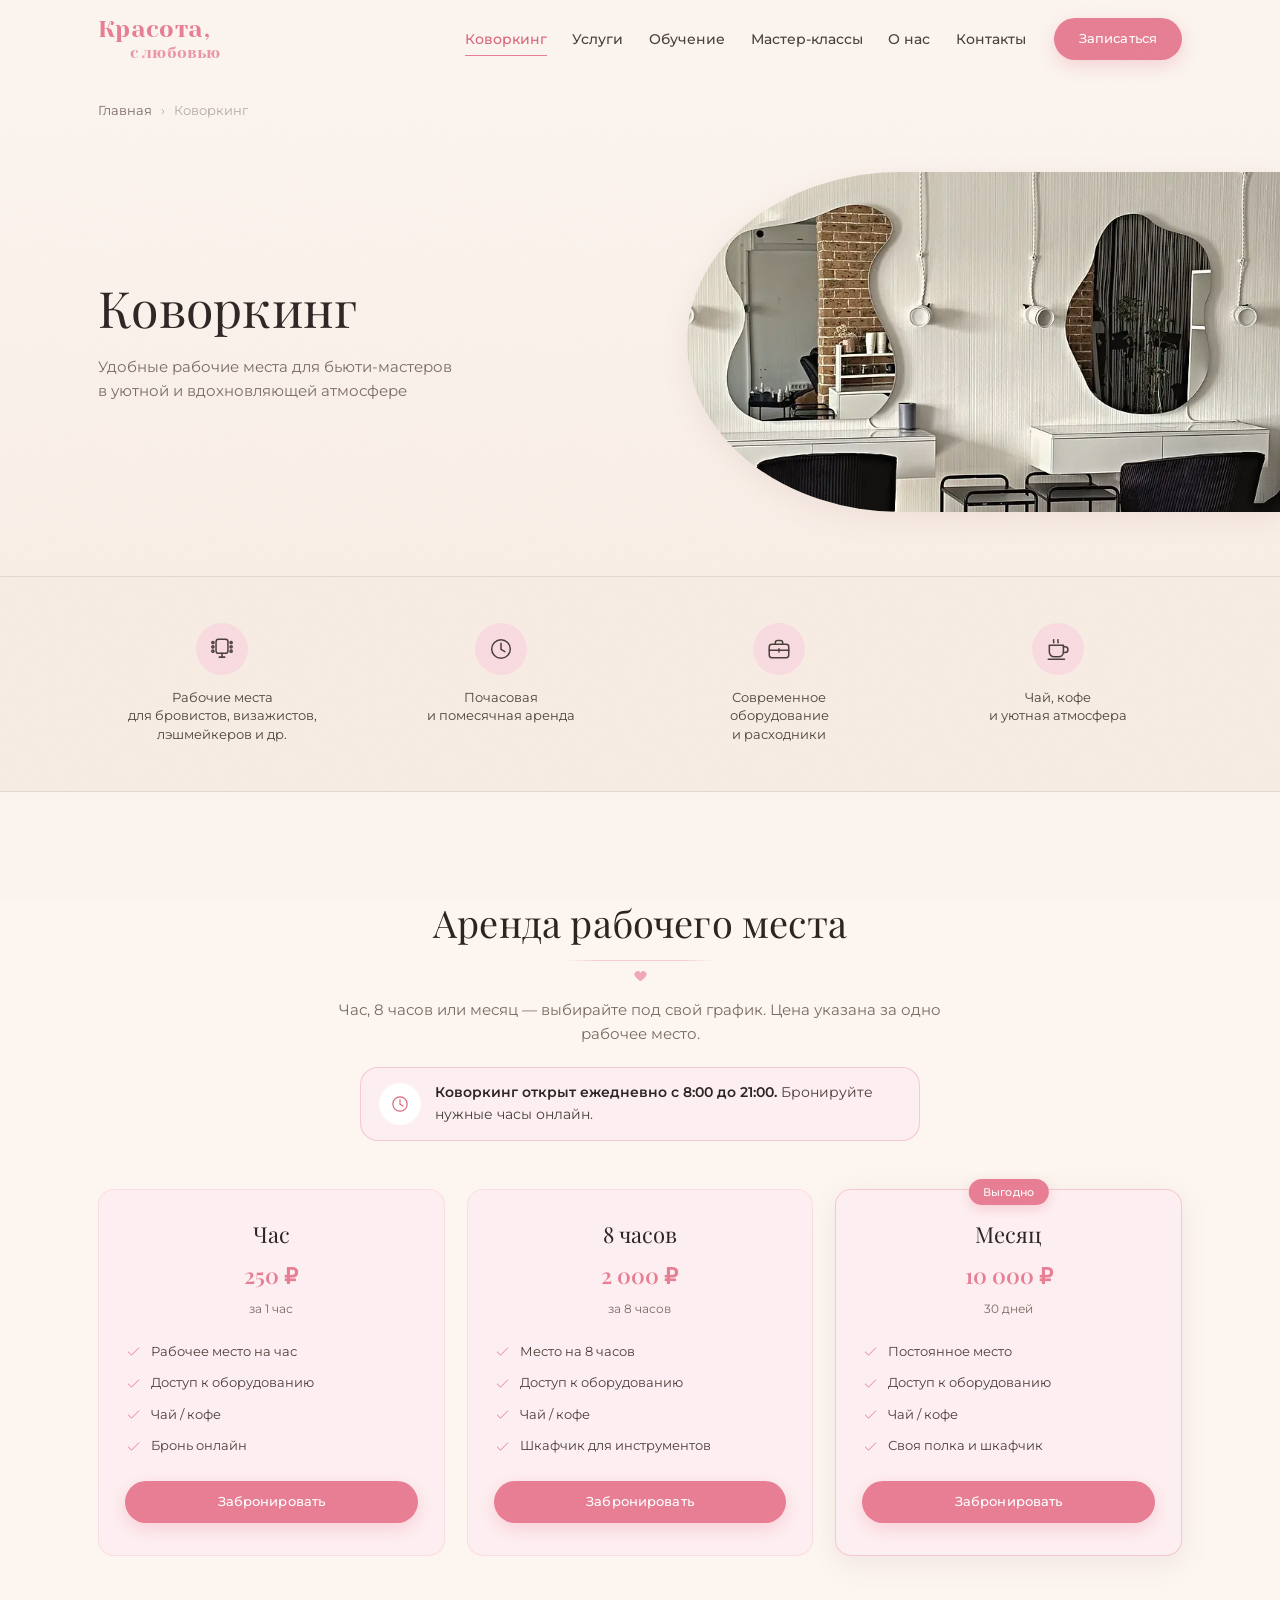
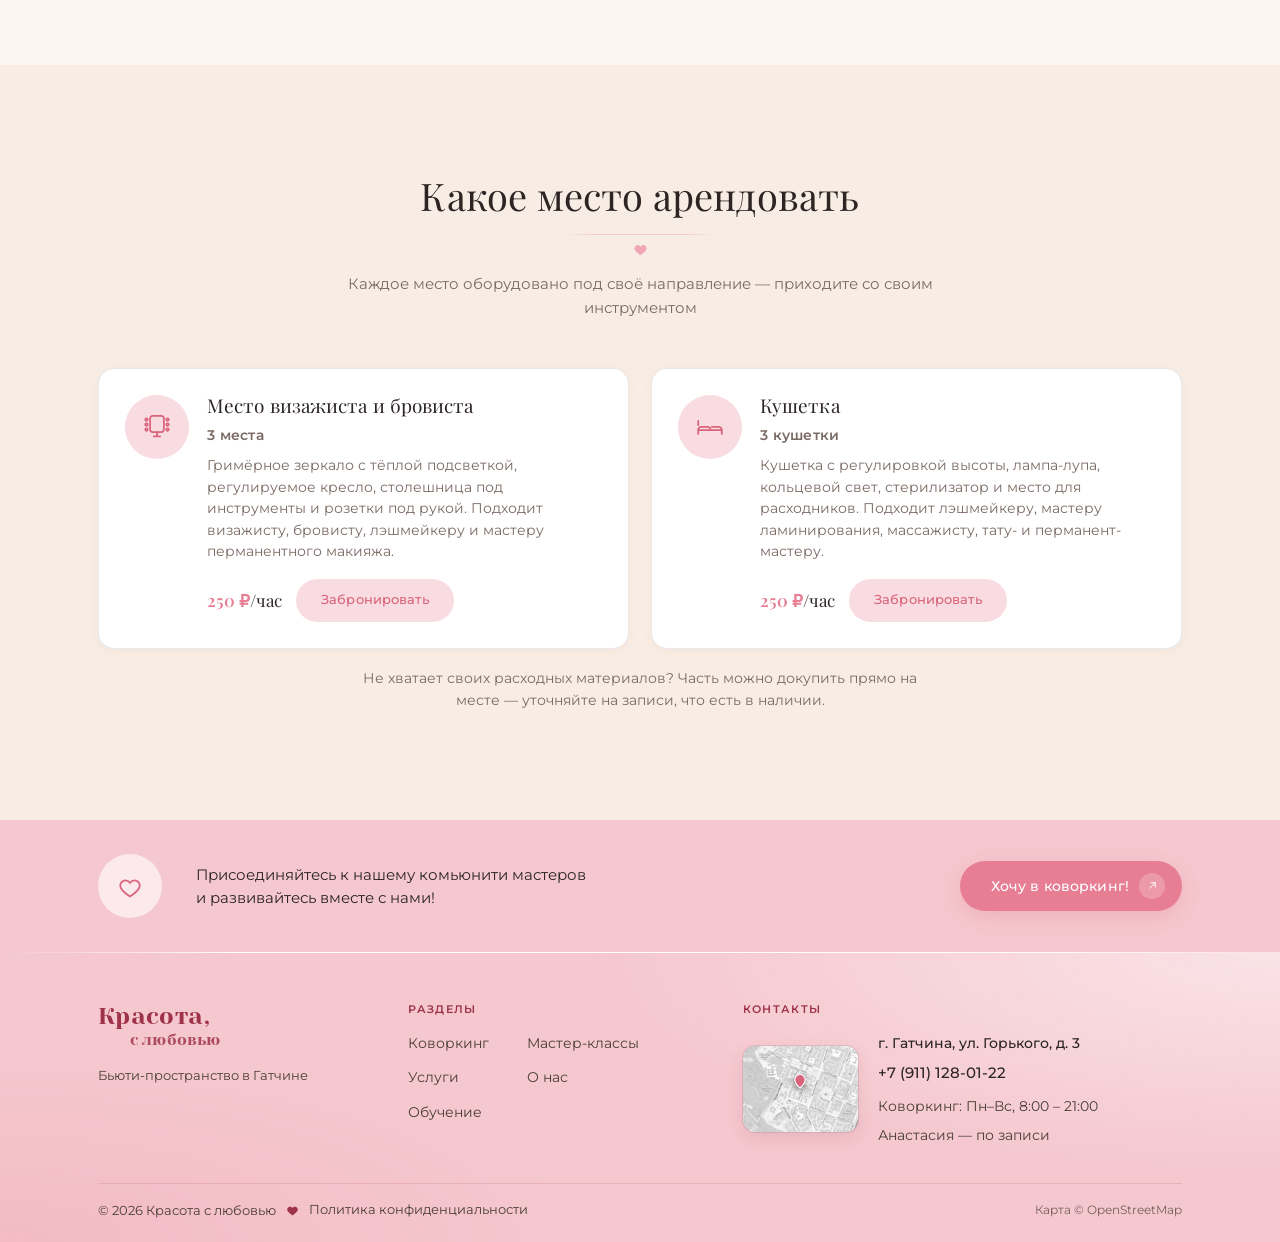
<file: coworking.html>
<!DOCTYPE html>
<html lang="ru">
<head>
<meta charset="utf-8">
<meta name="viewport" content="width=device-width, initial-scale=1">
<title>Аренда рабочего места мастеру красоты в Гатчине | Красота с любовью</title>
<meta name="description" content="Коворкинг для бьюти-мастеров в Гатчине: удобные рабочие места, аренда на час, на 8 часов или на месяц, современное оборудование. Час — 250 ₽.">
<!-- SEO:START -->
<link rel="canonical" href="https://krasotalove.ru/coworking.html">
<meta name="theme-color" content="#FCF5F0">
<meta property="og:type" content="website">
<meta property="og:locale" content="ru_RU">
<meta property="og:site_name" content="Красота с любовью">
<meta property="og:title" content="Аренда рабочего места мастеру красоты в Гатчине | Красота с любовью">
<meta property="og:description" content="Коворкинг для бьюти-мастеров в Гатчине: удобные рабочие места, аренда на час, на 8 часов или на месяц, современное оборудование. Час — 250 ₽.">
<meta property="og:url" content="https://krasotalove.ru/coworking.html">
<meta property="og:image" content="https://krasotalove.ru/photos/og-cover.jpg">
<meta property="og:image:width" content="1200">
<meta property="og:image:height" content="630">
<meta property="og:image:alt" content="Рабочие места с зеркалами в бьюти-пространстве «Красота с любовью», Гатчина">
<meta name="twitter:card" content="summary_large_image">
<link rel="icon" href="favicon.ico" sizes="48x48">
<link rel="icon" href="favicon.svg?v=f4f1a213" type="image/svg+xml">
<link rel="icon" href="icon-192.png?v=c6b80c7b" type="image/png" sizes="192x192">
<link rel="apple-touch-icon" href="apple-touch-icon.png?v=48e81307">
<script type="application/ld+json">
{
  "@context": "https://schema.org",
  "@type": "BreadcrumbList",
  "itemListElement": [
    {
      "@type": "ListItem",
      "position": 1,
      "name": "Главная",
      "item": "https://krasotalove.ru/"
    },
    {
      "@type": "ListItem",
      "position": 2,
      "name": "Коворкинг",
      "item": "https://krasotalove.ru/coworking.html"
    }
  ]
}
</script>
<!-- SEO:END -->
<link rel="stylesheet" href="styles.css?v=70f08192">
<link rel="preload" href="fonts/montserrat-cyrillic.woff2" as="font" type="font/woff2" crossorigin>
<link rel="preload" href="fonts/montserrat-latin.woff2" as="font" type="font/woff2" crossorigin>
<link rel="preload" href="fonts/playfair-cyrillic.woff2" as="font" type="font/woff2" crossorigin>
<link rel="preload" href="fonts/playfair-latin.woff2" as="font" type="font/woff2" crossorigin>
<link rel="preload" href="fonts/yeseva-cyrillic.woff2" as="font" type="font/woff2" crossorigin>
<link rel="preload" href="fonts/yeseva-latin.woff2" as="font" type="font/woff2" crossorigin>
<link rel="preload" as="image" href="photos/head-coworking.webp?v=4ea5369f" imagesrcset="photos/head-coworking-sm.webp?v=6b880c16 800w, photos/head-coworking-md.webp?v=4eb1a925 1200w, photos/head-coworking.webp?v=4ea5369f 1600w" imagesizes="(max-width:1000px) 100vw, 52vw" fetchpriority="high">
<script>document.documentElement.classList.add('js')</script>
</head>
<body>

<!-- SPRITE:START -->
<svg width="0" height="0" style="position:absolute" aria-hidden="true" focusable="false"><defs>
  <symbol id="i-sofa" viewBox="0 0 24 24">
    <path d="M5 12V8.5A2.5 2.5 0 0 1 7.5 6h9A2.5 2.5 0 0 1 19 8.5V12"/>
    <path d="M5 12a2 2 0 0 0-2 2v3h18v-3a2 2 0 0 0-2-2"/><path d="M5 12h14"/>
    <path d="M6 17v2M18 17v2"/>
  </symbol>
  <symbol id="i-mirror" viewBox="0 0 24 24">
    <rect x="6.5" y="3" width="11" height="13" rx="2.2"/>
    <path d="M9.5 19.5h5M12 16v3.5"/>
    <circle cx="3.6" cy="6" r="1"/><circle cx="3.6" cy="10" r="1"/><circle cx="3.6" cy="14" r="1"/>
    <circle cx="20.4" cy="6" r="1"/><circle cx="20.4" cy="10" r="1"/><circle cx="20.4" cy="14" r="1"/>
  </symbol>
  <symbol id="i-inspire" viewBox="0 0 24 24">
    <path d="M12 20.4s-5.4-3.5-7.2-6.6C3.4 11.3 4.4 8.4 7.3 7.7c1.8-.4 3.6.4 4.7 1.8 1.1-1.4 2.9-2.2 4.7-1.8 2.9.7 3.9 3.6 2.5 6.1-1.8 3.1-7.2 6.6-7.2 6.6Z"/>
    <path d="M19.2 2.6v2.6M17.9 3.9h2.6"/><path d="M4.2 3v1.8M3.3 3.9h1.8"/>
  </symbol>
  <symbol id="i-polish" viewBox="0 0 24 24">
    <path d="M9 8.5h6V19a2 2 0 0 1-2 2h-2a2 2 0 0 1-2-2V8.5Z"/>
    <path d="M10.2 8.5V5.8h3.6v2.7"/><path d="M11 3.2h2"/><path d="M9 12.4h6"/>
  </symbol>
  <symbol id="i-cap" viewBox="0 0 24 24">
    <path d="M2.6 8.6 12 4.2l9.4 4.4L12 13 2.6 8.6Z"/>
    <path d="M6.2 10.6v4.1c0 1.6 2.6 2.8 5.8 2.8s5.8-1.2 5.8-2.8v-4.1"/>
    <path d="M21.4 8.6v5.6"/>
  </symbol>
  <symbol id="i-gift" viewBox="0 0 24 24">
    <rect x="3.2" y="8.6" width="17.6" height="11.6" rx="2.2"/>
    <path d="M3.2 12.6h17.6M12 8.6v11.6"/>
    <path d="M12 8.6S10.6 4.6 8.4 4.6a2 2 0 0 0 0 4H12ZM12 8.6s1.4-4 3.6-4a2 2 0 0 1 0 4H12Z"/>
  </symbol>
  <symbol id="i-clock" viewBox="0 0 24 24">
    <circle cx="12" cy="12" r="8.6"/><path d="M12 6.8v5.6l3.6 2.1"/>
  </symbol>
  <symbol id="i-kit" viewBox="0 0 24 24">
    <rect x="3" y="7.6" width="18" height="12.4" rx="2.4"/>
    <path d="M8.6 7.6V6.2a2 2 0 0 1 2-2h2.8a2 2 0 0 1 2 2v1.4"/>
    <path d="M3 13.2h18M12 11.7v3"/>
  </symbol>
  <symbol id="i-cup" viewBox="0 0 24 24">
    <path d="M4 8.6h13v6.2a4.4 4.4 0 0 1-4.4 4.4H8.4A4.4 4.4 0 0 1 4 14.8V8.6Z"/>
    <path d="M17 10h1.6a2.6 2.6 0 0 1 0 5.2H17"/>
    <path d="M8 3.4c-.8 1 .8 1.8 0 2.8M12 3.4c-.8 1 .8 1.8 0 2.8"/>
    <path d="M3 21.5h15"/>
  </symbol>
  <symbol id="i-pin" viewBox="0 0 24 24">
    <path d="M12 21.2s7-5.6 7-10.9a7 7 0 1 0-14 0c0 5.3 7 10.9 7 10.9Z"/>
    <circle cx="12" cy="10" r="2.6"/>
  </symbol>
  <symbol id="i-phone" viewBox="0 0 24 24">
    <path d="M6.6 3.6h3l1.5 3.8-2 1.4a12 12 0 0 0 5.1 5.1l1.4-2 3.8 1.5v3a2 2 0 0 1-2.2 2A16.4 16.4 0 0 1 4.6 5.8a2 2 0 0 1 2-2.2Z"/>
  </symbol>
  <symbol id="i-mail" viewBox="0 0 24 24">
    <rect x="3" y="5.6" width="18" height="12.8" rx="2.4"/>
    <path d="m3.9 7.2 7.1 5.5a1.6 1.6 0 0 0 2 0l7.1-5.5"/>
  </symbol>
  <symbol id="i-eye" viewBox="0 0 24 24">
    <path d="M2.6 12S6.2 6.2 12 6.2 21.4 12 21.4 12 17.8 17.8 12 17.8 2.6 12 2.6 12Z"/>
    <circle cx="12" cy="12" r="2.9"/>
  </symbol>
  <symbol id="i-brush" viewBox="0 0 24 24">
    <path d="M15.4 3.4 20.6 8.6 10.2 19a3.4 3.4 0 0 1-2 1l-4.6.6.6-4.6a3.4 3.4 0 0 1 1-2L15.4 3.4Z"/>
    <path d="M13.4 5.4 18.6 10.6"/>
  </symbol>
  <symbol id="i-leaf" viewBox="0 0 24 24">
    <path d="M4.8 19.6C2.6 13 6.8 5.4 20.2 4c1.4 13.6-8.8 17.8-15.4 15.6Z"/>
    <path d="M4.8 19.6C8.2 15.2 12.2 11.8 17.2 9.2"/>
  </symbol>
  <symbol id="i-scissors" viewBox="0 0 24 24">
    <circle cx="6.2" cy="6.2" r="2.6"/><circle cx="6.2" cy="17.8" r="2.6"/>
    <path d="M8.4 7.8 20 18.2M8.4 16.2 20 5.8"/>
  </symbol>
  <symbol id="i-drop" viewBox="0 0 24 24">
    <path d="M12 3.2s6 6.5 6 10.4a6 6 0 0 1-12 0c0-3.9 6-10.4 6-10.4Z"/>
  </symbol>
  <symbol id="i-chair" viewBox="0 0 24 24">
    <path d="M6.5 3.6h11l-.9 9.4h-9.2L6.5 3.6Z"/>
    <path d="M5.2 13h13.6"/><path d="M8 13v3.6h8V13"/><path d="M8 20.4v-3.8M16 20.4v-3.8"/>
  </symbol>
  <symbol id="i-bed" viewBox="0 0 24 24">
    <path d="M2.6 10.4V7M2.6 17.6v-3.2h18.8v3.2"/>
    <path d="M2.6 14.4a2.6 2.6 0 0 1 2.6-2.6h4.6a2.6 2.6 0 0 1 2.6 2.6"/>
    <path d="M13.4 11.8h5.4a2.6 2.6 0 0 1 2.6 2.6"/>
  </symbol>
  <symbol id="i-table" viewBox="0 0 24 24">
    <path d="M2.8 9.6h18.4"/><path d="M4.6 9.6V6.4h14.8v3.2"/>
    <path d="M5.4 9.6v8M18.6 9.6v8"/><path d="M5.4 13.4h13.2"/>
  </symbol>
  <symbol id="i-check" viewBox="0 0 24 24"><path d="M4.6 12.6 9.2 17.2 19.4 6.9"/></symbol>
  <symbol id="i-heart-o" viewBox="0 0 24 24">
    <path d="M12 20.4s-5.4-3.5-7.2-6.6C3.4 11.3 4.4 8.4 7.3 7.7c1.8-.4 3.6.4 4.7 1.8 1.1-1.4 2.9-2.2 4.7-1.8 2.9.7 3.9 3.6 2.5 6.1-1.8 3.1-7.2 6.6-7.2 6.6Z"/>
  </symbol>
  <symbol id="i-heart-fill" viewBox="0 0 24 24">
    <path d="M12 21s-6.7-4.3-9-8.2C1.3 9.9 2.6 6 6.2 5.1 8.4 4.6 10.7 5.6 12 7.4c1.3-1.8 3.6-2.8 5.8-2.3 3.6.9 4.9 4.8 3.2 7.7-2.3 3.9-9 8.2-9 8.2Z"/>
  </symbol>
</defs></svg>
<!-- SPRITE:END -->

<!-- ===== Шапка ===== -->
<header class="hdr" id="hdr">
  <div class="container hdr__in">
    <a class="logo" href="index.html" aria-label="Красота с любовью — на главную">
      <span class="logo__a">Красота,</span>
      <span class="logo__b">с любовью</span>
    </a>
    <button class="burger" id="burger" aria-label="Меню" aria-expanded="false" aria-controls="nav">
      <span></span><span></span><span></span>
    </button>
    <!-- NAV:START -->
    <nav class="nav" id="nav">
      <a class="is-active" aria-current="page" href="coworking.html">Коворкинг</a>
      <a href="services.html">Услуги</a>
      <a href="index.html#obuchenie">Обучение</a>
      <a href="index.html#masterclasses">Мастер-классы</a>
      <a href="index.html#about">О нас</a>
      <a href="contacts.html">Контакты</a>
      <a class="btn btn--rose btn--sm" href="contacts.html#zapis" data-book="cowork">Записаться</a>
    </nav>
    <a class="btn btn--rose btn--sm hdr__cta" href="contacts.html#zapis" data-book="cowork">Записаться</a>
    <!-- NAV:END -->
  </div>
</header>

<main>

<!-- ===== Шапка страницы ===== -->
<section class="phead">
  <div class="container">
    <nav class="crumbs" aria-label="Хлебные крошки">
      <a href="index.html">Главная</a><span>&rsaquo;</span><span>Коворкинг</span>
    </nav>
  </div>
  <div class="container phead__grid">
    <div>
      <h1 class="rev">Коворкинг</h1>
      <p class="lead rev rev-d1">Удобные рабочие места для бьюти-мастеров<br>в уютной и вдохновляющей атмосфере</p>
    </div>
    <div class="phead__media rev rev-d1">
      <div class="arc">
        <img src="photos/head-coworking.webp?v=4ea5369f" srcset="photos/head-coworking-sm.webp?v=6b880c16 800w, photos/head-coworking-md.webp?v=4eb1a925 1200w, photos/head-coworking.webp?v=4ea5369f 1600w" sizes="(max-width:1000px) 100vw, 52vw"
             width="1600" height="1000" fetchpriority="high" decoding="async"
             alt="Места визажистов: зеркала-волны, консоли и барные стулья">
      </div>
    </div>
  </div>
</section>

<!-- ===== Преимущества ===== -->
<section class="feats">
  <div class="container feats__grid">
    <div class="feat rev">
      <span class="ic-badge"><svg class="ic"><use href="#i-mirror"></use></svg></span>
      <span>Рабочие места<br>для бровистов, визажистов,<br>лэшмейкеров и др.</span>
    </div>
    <div class="feat rev rev-d1">
      <span class="ic-badge"><svg class="ic"><use href="#i-clock"></use></svg></span>
      <span>Почасовая<br>и помесячная аренда</span>
    </div>
    <div class="feat rev rev-d2">
      <span class="ic-badge"><svg class="ic"><use href="#i-kit"></use></svg></span>
      <span>Современное оборудование<br>и расходники</span>
    </div>
    <div class="feat rev rev-d3">
      <span class="ic-badge"><svg class="ic"><use href="#i-cup"></use></svg></span>
      <span>Чай, кофе<br>и уютная атмосфера</span>
    </div>
  </div>
</section>

<!-- ===== Тарифы ===== -->
<section class="sec" id="tariffs">
  <div class="container">
    <div class="sec-head center rev">
      <h2>Аренда рабочего места</h2>
      <div class="hdiv"><i></i><svg viewBox="0 0 24 24"><use href="#i-heart-fill"></use></svg></div>
      <p>Час, 8 часов или месяц — выбирайте под свой график. Цена указана за одно рабочее место.</p>
      <div class="sched sched--center">
        <span class="ic-badge"><svg class="ic"><use href="#i-clock"></use></svg></span>
        <p><b>Коворкинг открыт ежедневно с 8:00 до 21:00.</b> Бронируйте нужные часы онлайн.</p>
      </div>
    </div>

    <div class="tariffs tariffs--3" data-cloud="tariffs">
      <article class="tariff rev">
        <h3>Час</h3>
        <p class="tariff__price"><b>250 ₽</b></p>
        <p class="tariff__note">за 1 час</p>
        <ul class="tariff__list">
          <li><svg class="ic"><use href="#i-check"></use></svg>Рабочее место на час</li>
          <li><svg class="ic"><use href="#i-check"></use></svg>Доступ к оборудованию</li>
          <li><svg class="ic"><use href="#i-check"></use></svg>Чай / кофе</li>
          <li><svg class="ic"><use href="#i-check"></use></svg>Бронь онлайн</li>
        </ul>
        <a class="btn btn--rose btn--sm btn--block" href="contacts.html#zapis" data-book="cowork">Забронировать</a>
      </article>

      <article class="tariff rev rev-d1">
        <h3>8 часов</h3>
        <p class="tariff__price"><b>2 000 ₽</b></p>
        <p class="tariff__note">за 8 часов</p>
        <ul class="tariff__list">
          <li><svg class="ic"><use href="#i-check"></use></svg>Место на 8 часов</li>
          <li><svg class="ic"><use href="#i-check"></use></svg>Доступ к оборудованию</li>
          <li><svg class="ic"><use href="#i-check"></use></svg>Чай / кофе</li>
          <li><svg class="ic"><use href="#i-check"></use></svg>Шкафчик для инструментов</li>
        </ul>
        <a class="btn btn--rose btn--sm btn--block" href="contacts.html#zapis" data-book="cowork">Забронировать</a>
      </article>

      <article class="tariff tariff--best rev rev-d2">
        <span class="tariff__tag">Выгодно</span>
        <h3>Месяц</h3>
        <p class="tariff__price"><b>10 000 ₽</b></p>
        <p class="tariff__note">30 дней</p>
        <ul class="tariff__list">
          <li><svg class="ic"><use href="#i-check"></use></svg>Постоянное место</li>
          <li><svg class="ic"><use href="#i-check"></use></svg>Доступ к оборудованию</li>
          <li><svg class="ic"><use href="#i-check"></use></svg>Чай / кофе</li>
          <li><svg class="ic"><use href="#i-check"></use></svg>Своя полка и шкафчик</li>
        </ul>
        <a class="btn btn--rose btn--sm btn--block" href="contacts.html#zapis" data-book="cowork">Забронировать</a>
      </article>
    </div>
  </div>
</section>

<!-- ===== Какое место арендовать ===== -->
<section class="sec" id="places" style="background:var(--cream-3)">
  <div class="container">
    <div class="sec-head center rev">
      <h2>Какое место арендовать</h2>
      <div class="hdiv"><i></i><svg viewBox="0 0 24 24"><use href="#i-heart-fill"></use></svg></div>
      <p>Каждое место оборудовано под своё направление — приходите со своим инструментом</p>
    </div>

    <div class="places" data-cloud="places">
      <article class="place rev">
        <span class="ic-badge ic-badge--lg"><svg class="ic"><use href="#i-mirror"></use></svg></span>
        <div class="place__body">
          <h3>Место визажиста и бровиста</h3>
          <p class="place__count">3 места</p>
          <p>Гримёрное зеркало с тёплой подсветкой, регулируемое кресло, столешница
            под инструменты и розетки под рукой. Подходит визажисту, бровисту,
            лэшмейкеру и мастеру перманентного макияжа.</p>
          <div class="place__foot">
            <span class="place__price"><b>250 ₽</b>/час</span>
            <a class="btn btn--pale btn--sm" href="contacts.html#zapis" data-book="cowork">Забронировать</a>
          </div>
        </div>
      </article>

      <article class="place rev rev-d1">
        <span class="ic-badge ic-badge--lg"><svg class="ic"><use href="#i-bed"></use></svg></span>
        <div class="place__body">
          <h3>Кушетка</h3>
          <p class="place__count">3 кушетки</p>
          <p>Кушетка с регулировкой высоты, лампа-лупа, кольцевой свет, стерилизатор
            и место для расходников. Подходит лэшмейкеру, мастеру ламинирования,
            массажисту, тату- и перманент-мастеру.</p>
          <div class="place__foot">
            <span class="place__price"><b>250 ₽</b>/час</span>
            <a class="btn btn--pale btn--sm" href="contacts.html#zapis" data-book="cowork">Забронировать</a>
          </div>
        </div>
      </article>
    </div>

    <p class="places__note rev rev-d2">
      Не хватает своих расходных материалов? Часть можно докупить прямо
      на месте — уточняйте на записи, что есть в наличии.
    </p>
  </div>
</section>

<!-- ===== CTA-полоса ===== -->
<section class="band">
  <div class="container band__in">
    <span class="ic-badge ic-badge--lg"><svg class="ic"><use href="#i-heart-o"></use></svg></span>
    <p>Присоединяйтесь к нашему комьюнити мастеров <br>и развивайтесь вместе с нами!</p>
    <a class="btn btn--rose" href="contacts.html">Хочу в коворкинг!<span class="btn__go" aria-hidden="true"><svg viewBox="0 0 24 24"><path d="M7 17 17 7M9 7h8v8"/></svg></span></a>
  </div>
</section>

</main>

<!-- ===== Подвал ===== -->
<!-- FOOTER:START -->
<footer class="ftr">
  <div class="container">
    <div class="ftr__in">
      <div class="ftr__brand">
        <a class="logo" href="index.html">
          <span class="logo__a">Красота,</span>
          <span class="logo__b">с любовью</span>
        </a>
        <p class="ftr__tag">Бьюти-пространство в Гатчине</p>
      </div>

      <nav class="ftr__col" aria-label="Разделы сайта">
        <p class="ftr__h">Разделы</p>
        <div class="ftr__nav">
          <a href="coworking.html">Коворкинг</a>
          <a href="services.html">Услуги</a>
          <a href="index.html#obuchenie">Обучение</a>
          <a href="index.html#masterclasses">Мастер-классы</a>
          <a href="index.html#about">О нас</a>
        </div>
      </nav>

      <div class="ftr__col">
        <p class="ftr__h">Контакты</p>
        <div class="ftr__where">
          <a class="fmap-row" href="contacts.html" aria-label="г. Гатчина, ул. Горького, д. 3 — показать на карте">
            <span class="fmap">
        <span class="fmap__tiles"><img src="photos/map-thumb.webp?v=7c363e33" width="312" height="234" loading="lazy" decoding="async" alt=""></span>
        <span class="fmap__pin" aria-hidden="true">
          <svg viewBox="0 0 24 24"><path d="M12 22.5s7.4-6 7.4-11.6a7.4 7.4 0 1 0-14.8 0C4.6 16.5 12 22.5 12 22.5Z"/></svg>
        </span>
      </span>
          </a>
          <address class="ftr__contacts">
          <span><b>г. Гатчина, ул. Горького, д. 3</b></span>
          <a href="tel:+79111280122">+7 (911) 128-01-22</a>
          <span>Коворкинг: Пн–Вс, 8:00 – 21:00</span>
          <span>Анастасия — по записи</span>
        </address>
        </div>
      </div>
    </div>

    <!-- LEGAL-REQ:START -->
    <!-- LEGAL-REQ:END -->
    <div class="ftr__base">
      <span>© 2026 Красота с любовью</span>
      <svg viewBox="0 0 24 24"><use href="#i-heart-fill"></use></svg>
      <a href="privacy.html">Политика конфиденциальности</a>
      <small>Карта © <a href="https://www.openstreetmap.org/copyright" target="_blank" rel="noopener">OpenStreetMap</a></small>
    </div>
  </div>
</footer>

<!-- Нижняя панель записи — показывается только на телефоне -->
<div class="mbar" id="mbar">
  <a class="btn btn--rose" href="contacts.html#zapis" data-book="cowork">Записаться</a>
  <a class="btn btn--ghost mbar__call" href="tel:+79111280122" aria-label="Позвонить">
    <svg class="ic"><use href="#i-phone"></use></svg>
  </a>
</div>
<!-- FOOTER:END -->

<script src="main.js?v=d9ad0e42"></script>
<script src="cloud.js?v=3c897209"></script>
</body>
</html>
</file>
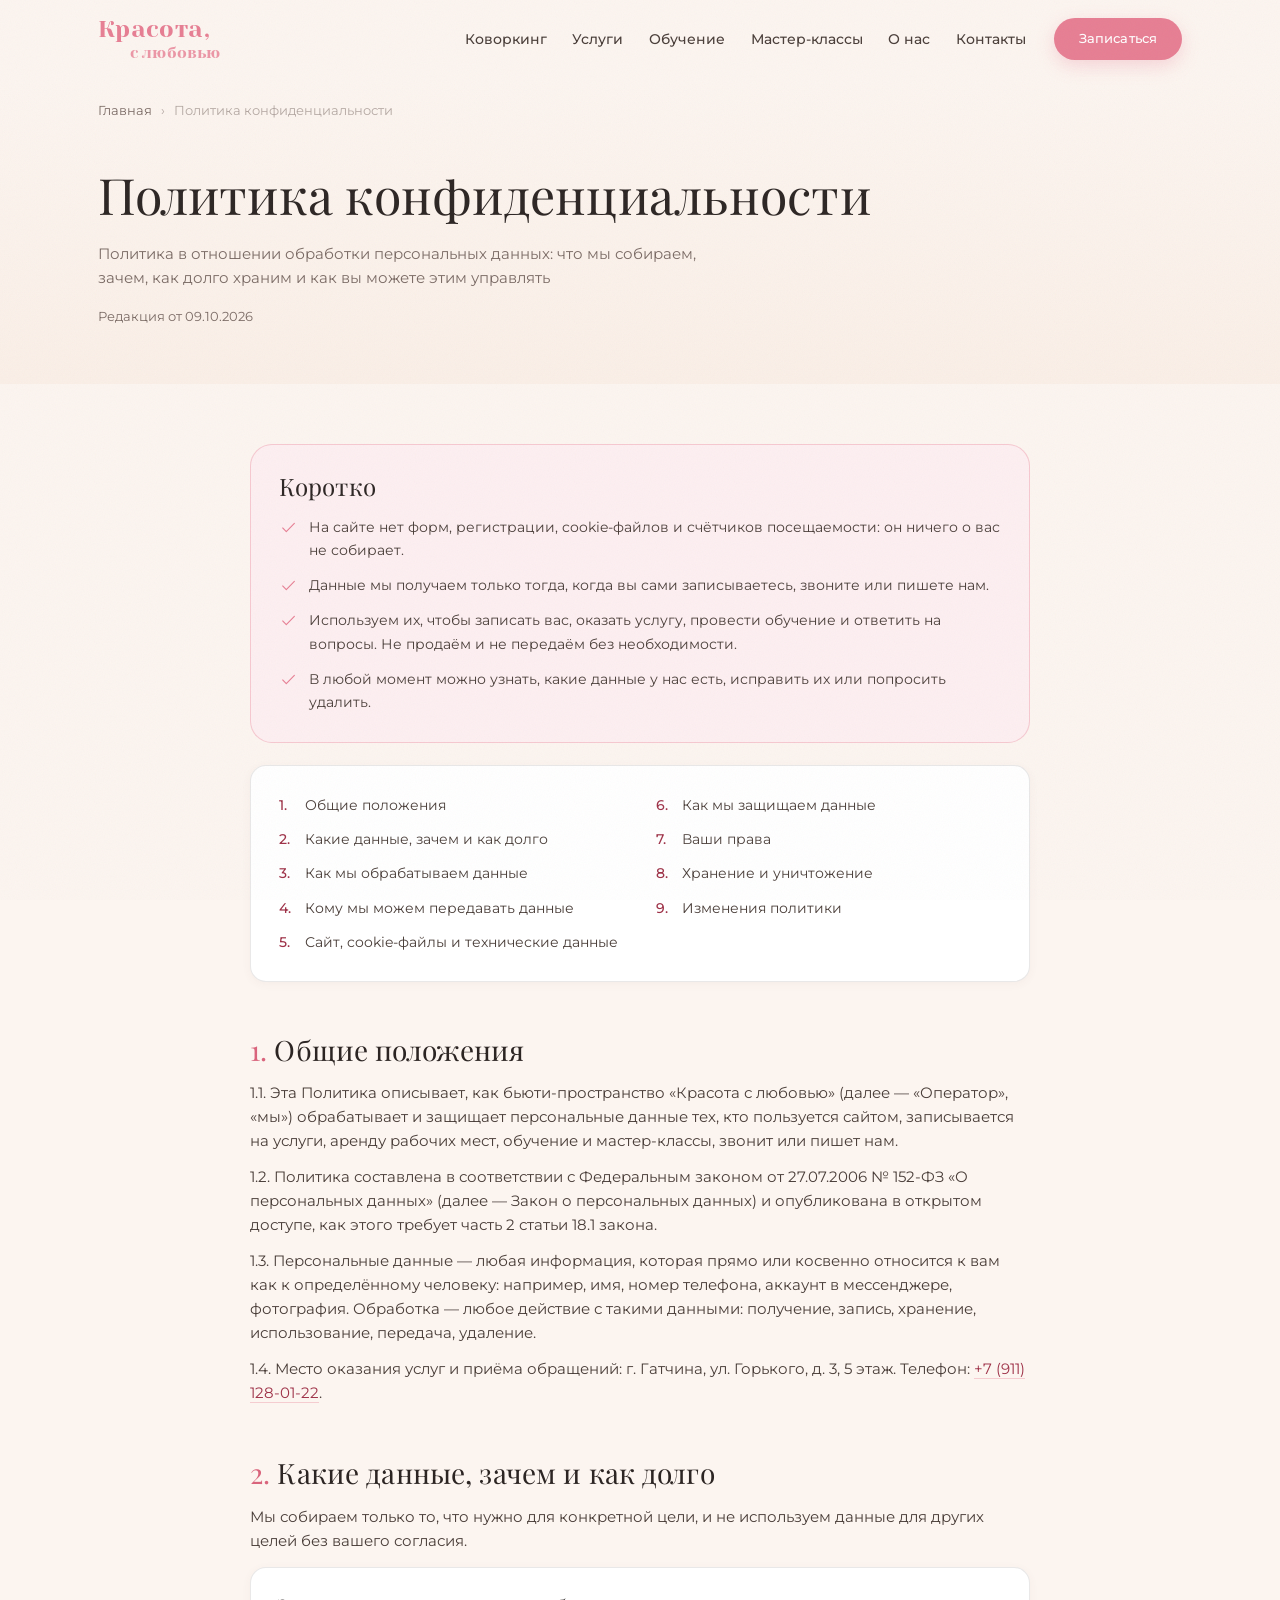
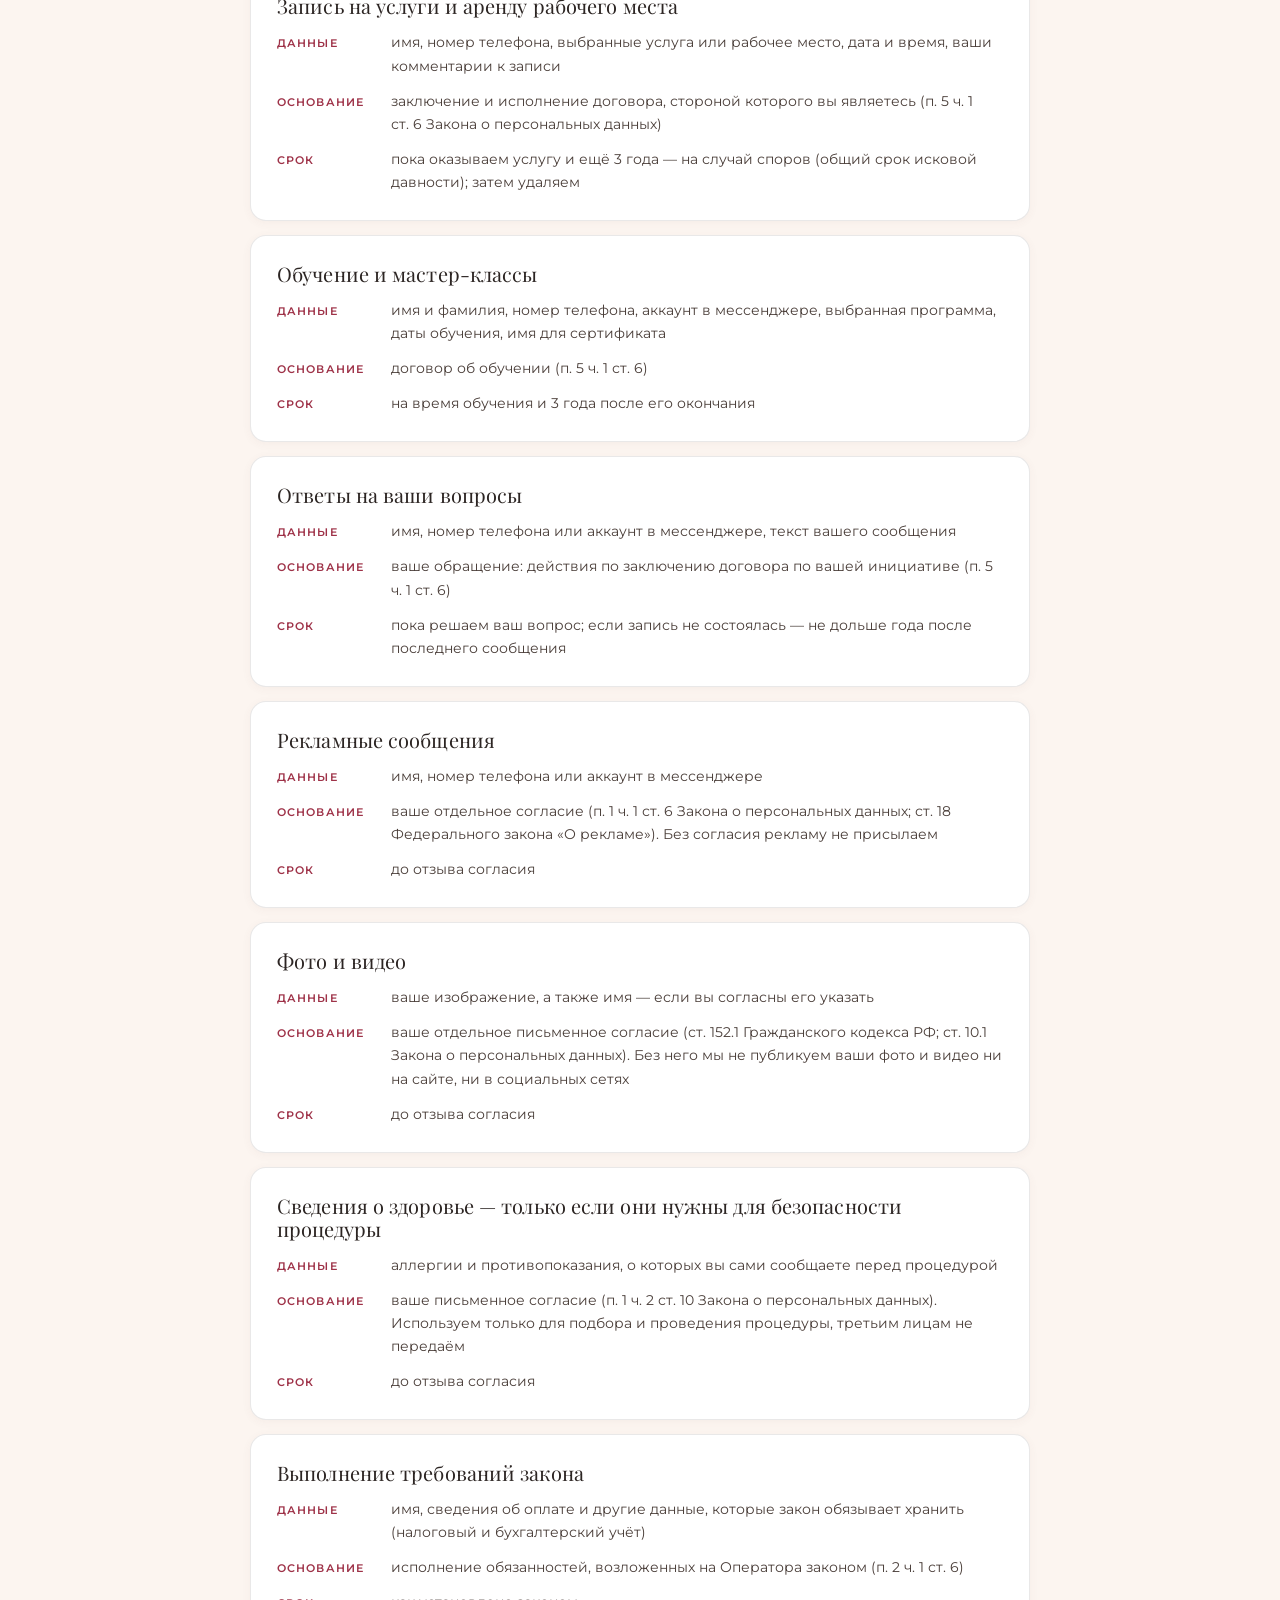
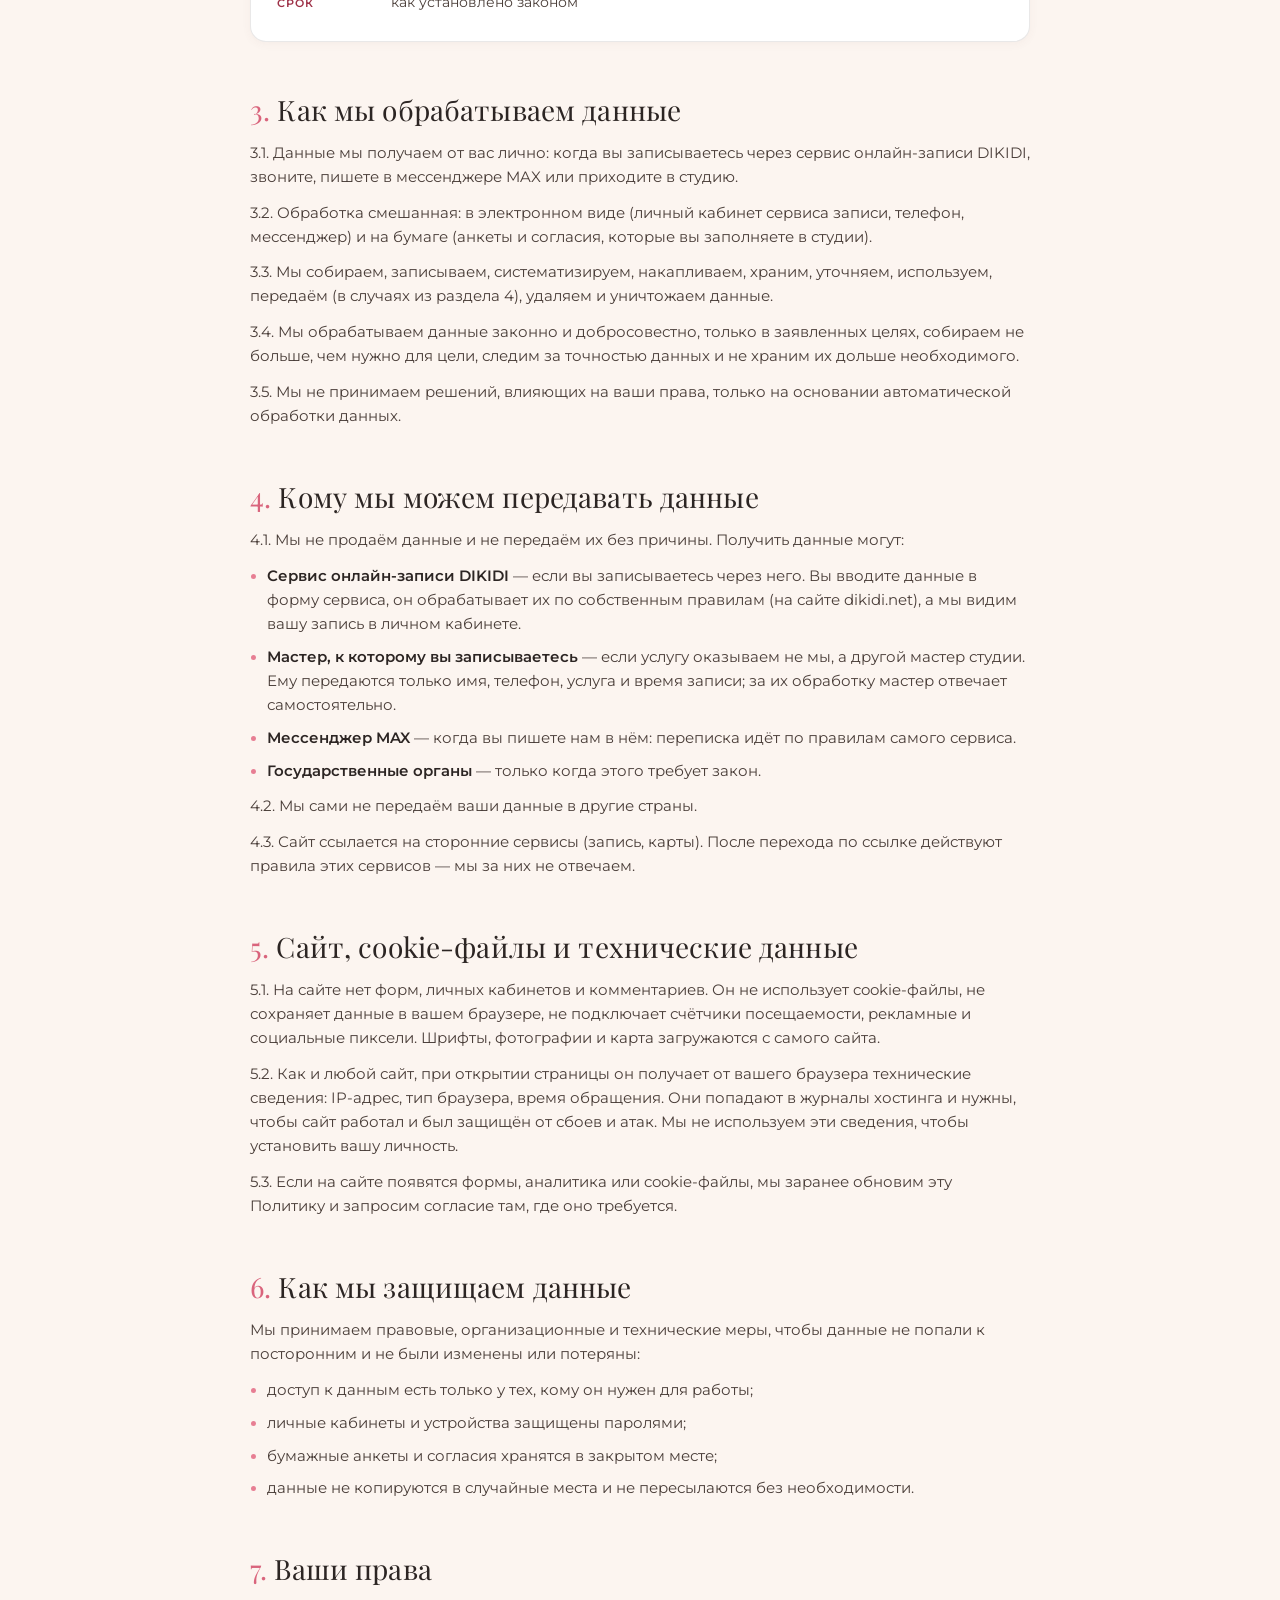
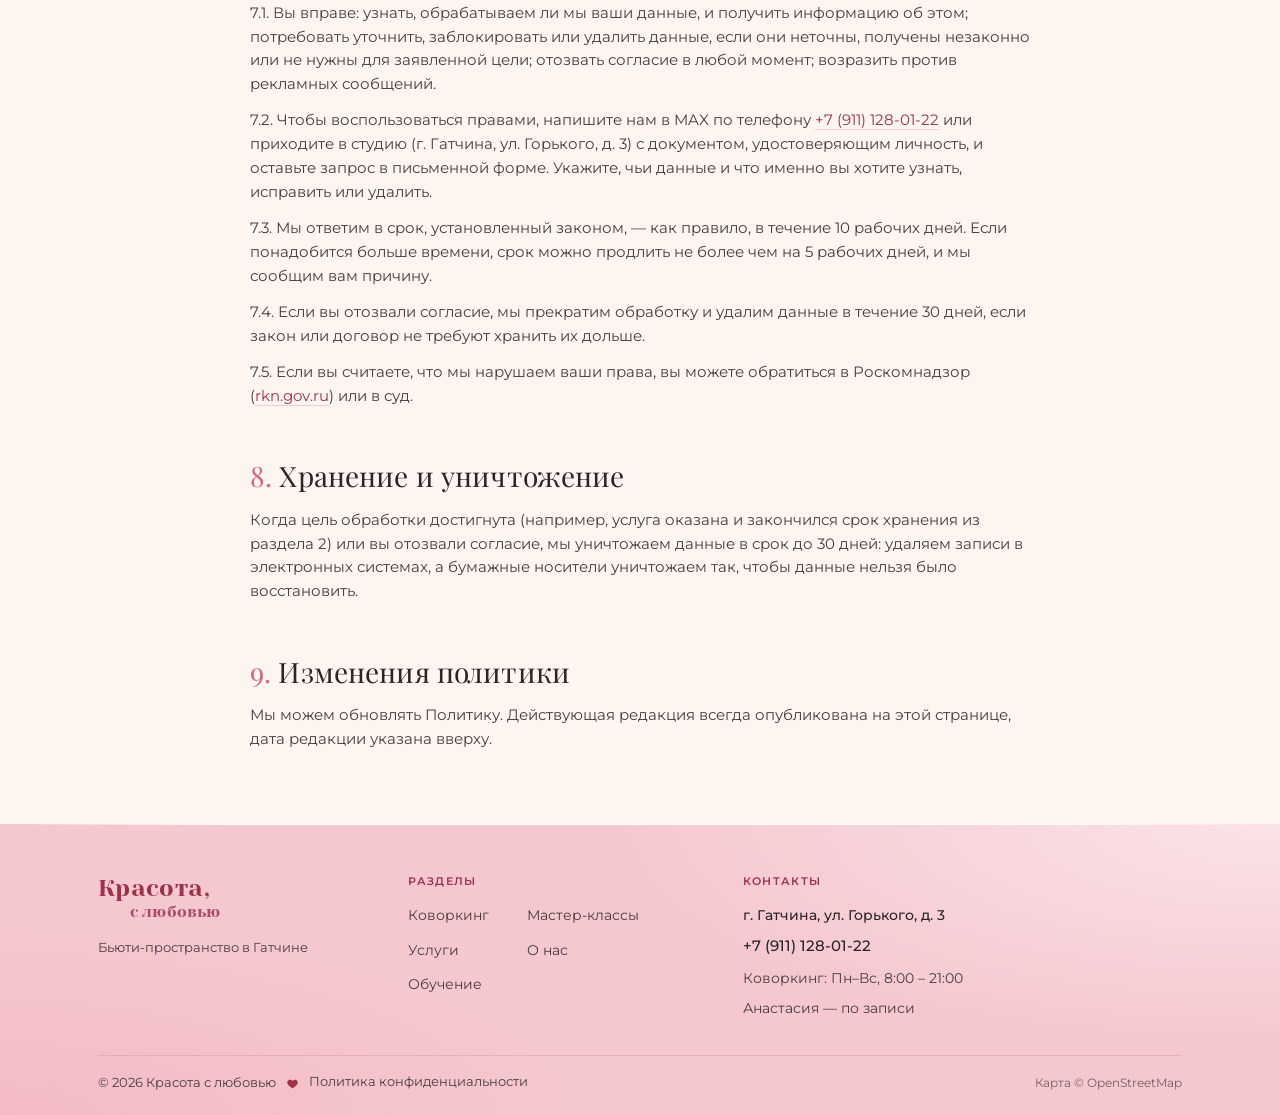
<file: privacy.html>
<!DOCTYPE html>
<html lang="ru">
<head>
<meta charset="utf-8">
<meta name="viewport" content="width=device-width, initial-scale=1">
<title>Политика конфиденциальности — Красота с любовью</title>
<meta name="description" content="Политика конфиденциальности бьюти-пространства «Красота с любовью»: какие персональные данные мы обрабатываем, зачем, как долго и как вы можете ими управлять.">
<!-- SEO:START -->
<link rel="canonical" href="https://krasotalove.ru/privacy.html">
<meta name="theme-color" content="#FCF5F0">
<meta property="og:type" content="website">
<meta property="og:locale" content="ru_RU">
<meta property="og:site_name" content="Красота с любовью">
<meta property="og:title" content="Политика конфиденциальности — Красота с любовью">
<meta property="og:description" content="Политика конфиденциальности бьюти-пространства «Красота с любовью»: какие персональные данные мы обрабатываем, зачем, как долго и как вы можете ими управлять.">
<meta property="og:url" content="https://krasotalove.ru/privacy.html">
<meta property="og:image" content="https://krasotalove.ru/photos/og-cover.jpg">
<meta property="og:image:width" content="1200">
<meta property="og:image:height" content="630">
<meta property="og:image:alt" content="Рабочие места с зеркалами в бьюти-пространстве «Красота с любовью», Гатчина">
<meta name="twitter:card" content="summary_large_image">
<link rel="icon" href="favicon.ico" sizes="48x48">
<link rel="icon" href="favicon.svg?v=f4f1a213" type="image/svg+xml">
<link rel="icon" href="icon-192.png?v=c6b80c7b" type="image/png" sizes="192x192">
<link rel="apple-touch-icon" href="apple-touch-icon.png?v=48e81307">
<script type="application/ld+json">
{
  "@context": "https://schema.org",
  "@type": "BreadcrumbList",
  "itemListElement": [
    {
      "@type": "ListItem",
      "position": 1,
      "name": "Главная",
      "item": "https://krasotalove.ru/"
    },
    {
      "@type": "ListItem",
      "position": 2,
      "name": "Политика конфиденциальности",
      "item": "https://krasotalove.ru/privacy.html"
    }
  ]
}
</script>
<!-- SEO:END -->
<link rel="stylesheet" href="styles.css?v=70f08192">
<link rel="preload" href="fonts/montserrat-cyrillic.woff2" as="font" type="font/woff2" crossorigin>
<link rel="preload" href="fonts/montserrat-latin.woff2" as="font" type="font/woff2" crossorigin>
<link rel="preload" href="fonts/playfair-cyrillic.woff2" as="font" type="font/woff2" crossorigin>
<link rel="preload" href="fonts/playfair-latin.woff2" as="font" type="font/woff2" crossorigin>
<link rel="preload" href="fonts/yeseva-cyrillic.woff2" as="font" type="font/woff2" crossorigin>
<link rel="preload" href="fonts/yeseva-latin.woff2" as="font" type="font/woff2" crossorigin>
<script>document.documentElement.classList.add('js')</script>
</head>
<body>

<!-- SPRITE:START -->
<svg width="0" height="0" style="position:absolute" aria-hidden="true" focusable="false"><defs>
  <symbol id="i-sofa" viewBox="0 0 24 24">
    <path d="M5 12V8.5A2.5 2.5 0 0 1 7.5 6h9A2.5 2.5 0 0 1 19 8.5V12"/>
    <path d="M5 12a2 2 0 0 0-2 2v3h18v-3a2 2 0 0 0-2-2"/><path d="M5 12h14"/>
    <path d="M6 17v2M18 17v2"/>
  </symbol>
  <symbol id="i-mirror" viewBox="0 0 24 24">
    <rect x="6.5" y="3" width="11" height="13" rx="2.2"/>
    <path d="M9.5 19.5h5M12 16v3.5"/>
    <circle cx="3.6" cy="6" r="1"/><circle cx="3.6" cy="10" r="1"/><circle cx="3.6" cy="14" r="1"/>
    <circle cx="20.4" cy="6" r="1"/><circle cx="20.4" cy="10" r="1"/><circle cx="20.4" cy="14" r="1"/>
  </symbol>
  <symbol id="i-inspire" viewBox="0 0 24 24">
    <path d="M12 20.4s-5.4-3.5-7.2-6.6C3.4 11.3 4.4 8.4 7.3 7.7c1.8-.4 3.6.4 4.7 1.8 1.1-1.4 2.9-2.2 4.7-1.8 2.9.7 3.9 3.6 2.5 6.1-1.8 3.1-7.2 6.6-7.2 6.6Z"/>
    <path d="M19.2 2.6v2.6M17.9 3.9h2.6"/><path d="M4.2 3v1.8M3.3 3.9h1.8"/>
  </symbol>
  <symbol id="i-polish" viewBox="0 0 24 24">
    <path d="M9 8.5h6V19a2 2 0 0 1-2 2h-2a2 2 0 0 1-2-2V8.5Z"/>
    <path d="M10.2 8.5V5.8h3.6v2.7"/><path d="M11 3.2h2"/><path d="M9 12.4h6"/>
  </symbol>
  <symbol id="i-cap" viewBox="0 0 24 24">
    <path d="M2.6 8.6 12 4.2l9.4 4.4L12 13 2.6 8.6Z"/>
    <path d="M6.2 10.6v4.1c0 1.6 2.6 2.8 5.8 2.8s5.8-1.2 5.8-2.8v-4.1"/>
    <path d="M21.4 8.6v5.6"/>
  </symbol>
  <symbol id="i-gift" viewBox="0 0 24 24">
    <rect x="3.2" y="8.6" width="17.6" height="11.6" rx="2.2"/>
    <path d="M3.2 12.6h17.6M12 8.6v11.6"/>
    <path d="M12 8.6S10.6 4.6 8.4 4.6a2 2 0 0 0 0 4H12ZM12 8.6s1.4-4 3.6-4a2 2 0 0 1 0 4H12Z"/>
  </symbol>
  <symbol id="i-clock" viewBox="0 0 24 24">
    <circle cx="12" cy="12" r="8.6"/><path d="M12 6.8v5.6l3.6 2.1"/>
  </symbol>
  <symbol id="i-kit" viewBox="0 0 24 24">
    <rect x="3" y="7.6" width="18" height="12.4" rx="2.4"/>
    <path d="M8.6 7.6V6.2a2 2 0 0 1 2-2h2.8a2 2 0 0 1 2 2v1.4"/>
    <path d="M3 13.2h18M12 11.7v3"/>
  </symbol>
  <symbol id="i-cup" viewBox="0 0 24 24">
    <path d="M4 8.6h13v6.2a4.4 4.4 0 0 1-4.4 4.4H8.4A4.4 4.4 0 0 1 4 14.8V8.6Z"/>
    <path d="M17 10h1.6a2.6 2.6 0 0 1 0 5.2H17"/>
    <path d="M8 3.4c-.8 1 .8 1.8 0 2.8M12 3.4c-.8 1 .8 1.8 0 2.8"/>
    <path d="M3 21.5h15"/>
  </symbol>
  <symbol id="i-pin" viewBox="0 0 24 24">
    <path d="M12 21.2s7-5.6 7-10.9a7 7 0 1 0-14 0c0 5.3 7 10.9 7 10.9Z"/>
    <circle cx="12" cy="10" r="2.6"/>
  </symbol>
  <symbol id="i-chat" viewBox="0 0 24 24">
    <path d="M5 5.5h14A1.5 1.5 0 0 1 20.5 7v8.5A1.5 1.5 0 0 1 19 17h-8.5L6 20.5V17H5a1.5 1.5 0 0 1-1.5-1.5V7A1.5 1.5 0 0 1 5 5.5Z"/>
    <path d="M8 10.2h8M8 13.2h5"/>
  </symbol>
  <symbol id="i-phone" viewBox="0 0 24 24">
    <path d="M6.6 3.6h3l1.5 3.8-2 1.4a12 12 0 0 0 5.1 5.1l1.4-2 3.8 1.5v3a2 2 0 0 1-2.2 2A16.4 16.4 0 0 1 4.6 5.8a2 2 0 0 1 2-2.2Z"/>
  </symbol>
  <symbol id="i-mail" viewBox="0 0 24 24">
    <rect x="3" y="5.6" width="18" height="12.8" rx="2.4"/>
    <path d="m3.9 7.2 7.1 5.5a1.6 1.6 0 0 0 2 0l7.1-5.5"/>
  </symbol>
  <symbol id="i-eye" viewBox="0 0 24 24">
    <path d="M2.6 12S6.2 6.2 12 6.2 21.4 12 21.4 12 17.8 17.8 12 17.8 2.6 12 2.6 12Z"/>
    <circle cx="12" cy="12" r="2.9"/>
  </symbol>
  <symbol id="i-brush" viewBox="0 0 24 24">
    <path d="M15.4 3.4 20.6 8.6 10.2 19a3.4 3.4 0 0 1-2 1l-4.6.6.6-4.6a3.4 3.4 0 0 1 1-2L15.4 3.4Z"/>
    <path d="M13.4 5.4 18.6 10.6"/>
  </symbol>
  <symbol id="i-leaf" viewBox="0 0 24 24">
    <path d="M4.8 19.6C2.6 13 6.8 5.4 20.2 4c1.4 13.6-8.8 17.8-15.4 15.6Z"/>
    <path d="M4.8 19.6C8.2 15.2 12.2 11.8 17.2 9.2"/>
  </symbol>
  <symbol id="i-scissors" viewBox="0 0 24 24">
    <circle cx="6.2" cy="6.2" r="2.6"/><circle cx="6.2" cy="17.8" r="2.6"/>
    <path d="M8.4 7.8 20 18.2M8.4 16.2 20 5.8"/>
  </symbol>
  <symbol id="i-drop" viewBox="0 0 24 24">
    <path d="M12 3.2s6 6.5 6 10.4a6 6 0 0 1-12 0c0-3.9 6-10.4 6-10.4Z"/>
  </symbol>
  <symbol id="i-chair" viewBox="0 0 24 24">
    <path d="M6.5 3.6h11l-.9 9.4h-9.2L6.5 3.6Z"/>
    <path d="M5.2 13h13.6"/><path d="M8 13v3.6h8V13"/><path d="M8 20.4v-3.8M16 20.4v-3.8"/>
  </symbol>
  <symbol id="i-bed" viewBox="0 0 24 24">
    <path d="M2.6 10.4V7M2.6 17.6v-3.2h18.8v3.2"/>
    <path d="M2.6 14.4a2.6 2.6 0 0 1 2.6-2.6h4.6a2.6 2.6 0 0 1 2.6 2.6"/>
    <path d="M13.4 11.8h5.4a2.6 2.6 0 0 1 2.6 2.6"/>
  </symbol>
  <symbol id="i-table" viewBox="0 0 24 24">
    <path d="M2.8 9.6h18.4"/><path d="M4.6 9.6V6.4h14.8v3.2"/>
    <path d="M5.4 9.6v8M18.6 9.6v8"/><path d="M5.4 13.4h13.2"/>
  </symbol>
  <symbol id="i-check" viewBox="0 0 24 24"><path d="M4.6 12.6 9.2 17.2 19.4 6.9"/></symbol>
  <symbol id="i-heart-o" viewBox="0 0 24 24">
    <path d="M12 20.4s-5.4-3.5-7.2-6.6C3.4 11.3 4.4 8.4 7.3 7.7c1.8-.4 3.6.4 4.7 1.8 1.1-1.4 2.9-2.2 4.7-1.8 2.9.7 3.9 3.6 2.5 6.1-1.8 3.1-7.2 6.6-7.2 6.6Z"/>
  </symbol>
  <symbol id="i-heart-fill" viewBox="0 0 24 24">
    <path d="M12 21s-6.7-4.3-9-8.2C1.3 9.9 2.6 6 6.2 5.1 8.4 4.6 10.7 5.6 12 7.4c1.3-1.8 3.6-2.8 5.8-2.3 3.6.9 4.9 4.8 3.2 7.7-2.3 3.9-9 8.2-9 8.2Z"/>
  </symbol>
</defs></svg>
<!-- SPRITE:END -->

<!-- ===== Шапка ===== -->
<header class="hdr" id="hdr">
  <div class="container hdr__in">
    <a class="logo" href="index.html" aria-label="Красота с любовью — на главную">
      <span class="logo__a">Красота,</span>
      <span class="logo__b">с любовью</span>
    </a>
    <button class="burger" id="burger" aria-label="Меню" aria-expanded="false" aria-controls="nav">
      <span></span><span></span><span></span>
    </button>
    <!-- NAV:START -->
    <nav class="nav" id="nav">
      <a href="coworking.html">Коворкинг</a>
      <a href="services.html">Услуги</a>
      <a href="index.html#obuchenie">Обучение</a>
      <a href="index.html#masterclasses">Мастер-классы</a>
      <a href="index.html#about">О нас</a>
      <a href="contacts.html">Контакты</a>
      <a class="btn btn--rose btn--sm" href="contacts.html#zapis" data-book>Записаться</a>
    </nav>
    <a class="btn btn--rose btn--sm hdr__cta" href="contacts.html#zapis" data-book>Записаться</a>
    <!-- NAV:END -->
  </div>
</header>

<main>

<!-- ===== Шапка страницы ===== -->
<section class="phead phead--doc">
  <div class="container">
    <nav class="crumbs" aria-label="Хлебные крошки">
      <a href="index.html">Главная</a><span>&rsaquo;</span><span>Политика конфиденциальности</span>
    </nav>
  </div>
  <div class="container phead__doc">
    <h1 class="rev">Политика конфиденциальности</h1>
    <p class="lead rev rev-d1">Политика в отношении обработки персональных данных: что мы собираем, зачем, как долго храним и как вы можете этим управлять</p>
    <p class="doc-date rev rev-d2">Редакция от <!--L:policyDate-->09.10.2026<!--/L--></p>
  </div>
</section>

<!-- ===== Текст политики ===== -->
<section class="sec sec--tight">
  <div class="container">
    <div class="doc">

      <aside class="doc-note rev" aria-labelledby="doc-short">
        <h2 id="doc-short">Коротко</h2>
        <ul class="ticks">
          <li><svg class="ic"><use href="#i-check"></use></svg>На сайте нет форм, регистрации, cookie-файлов и счётчиков посещаемости: он ничего о вас не собирает.</li>
          <li><svg class="ic"><use href="#i-check"></use></svg>Данные мы получаем только тогда, когда вы сами записываетесь, звоните или пишете нам.</li>
          <li><svg class="ic"><use href="#i-check"></use></svg>Используем их, чтобы записать вас, оказать услугу, провести обучение и ответить на вопросы. Не продаём и не передаём без необходимости.</li>
          <li><svg class="ic"><use href="#i-check"></use></svg>В любой момент можно узнать, какие данные у нас есть, исправить их или попросить удалить.</li>
        </ul>
      </aside>

      <nav class="doc-toc rev" aria-label="Содержание">
        <ol>
          <li><a href="#obshchee">Общие положения</a></li>
          <li><a href="#dannye">Какие данные, зачем и как долго</a></li>
          <li><a href="#kak">Как мы обрабатываем данные</a></li>
          <li><a href="#peredacha">Кому мы можем передавать данные</a></li>
          <li><a href="#sayt">Сайт, cookie-файлы и технические данные</a></li>
          <li><a href="#zashchita">Как мы защищаем данные</a></li>
          <li><a href="#prava">Ваши права</a></li>
          <li><a href="#unichtozhenie">Хранение и уничтожение</a></li>
          <li><a href="#izmeneniya">Изменения политики</a></li>
        </ol>
      </nav>

      <section class="doc-sec rev" id="obshchee">
        <h2><span>1.</span> Общие положения</h2>
        <p>1.1. Эта Политика описывает, как бьюти-пространство «Красота с любовью» (далее — «Оператор», «мы») обрабатывает и защищает персональные данные тех, кто пользуется сайтом, записывается на услуги, аренду рабочих мест, обучение и мастер-классы, звонит или пишет нам.</p>
        <p>1.2. Политика составлена в соответствии с Федеральным законом от 27.07.2006 № 152-ФЗ «О персональных данных» (далее — Закон о персональных данных) и опубликована в открытом доступе, как этого требует часть 2 статьи 18.1 закона.</p>
        <p>1.3. Персональные данные — любая информация, которая прямо или косвенно относится к вам как к определённому человеку: например, имя, номер телефона, аккаунт в мессенджере, фотография. Обработка — любое действие с такими данными: получение, запись, хранение, использование, передача, удаление.</p>
        <p>1.4. Место оказания услуг и приёма обращений: г.&nbsp;Гатчина, ул.&nbsp;Горького, д.&nbsp;3, 5&nbsp;этаж. Телефон: <a href="tel:+79111280122">+7 (911) 128-01-22</a>.</p>
      </section>

      <section class="doc-sec rev" id="dannye">
        <h2><span>2.</span> Какие данные, зачем и как долго</h2>
        <p>Мы собираем только то, что нужно для конкретной цели, и не используем данные для других целей без вашего согласия.</p>

        <article class="doc-card">
          <h3>Запись на услуги и аренду рабочего места</h3>
          <dl class="doc-dl">
            <div><dt>Данные</dt><dd>имя, номер телефона, выбранные услуга или рабочее место, дата и время, ваши комментарии к записи</dd></div>
            <div><dt>Основание</dt><dd>заключение и исполнение договора, стороной которого вы являетесь (п.&nbsp;5 ч.&nbsp;1 ст.&nbsp;6 Закона о персональных данных)</dd></div>
            <div><dt>Срок</dt><dd>пока оказываем услугу и ещё 3&nbsp;года — на случай споров (общий срок исковой давности); затем удаляем</dd></div>
          </dl>
        </article>

        <article class="doc-card">
          <h3>Обучение и мастер-классы</h3>
          <dl class="doc-dl">
            <div><dt>Данные</dt><dd>имя и фамилия, номер телефона, аккаунт в мессенджере, выбранная программа, даты обучения, имя для сертификата</dd></div>
            <div><dt>Основание</dt><dd>договор об обучении (п.&nbsp;5 ч.&nbsp;1 ст.&nbsp;6)</dd></div>
            <div><dt>Срок</dt><dd>на время обучения и 3&nbsp;года после его окончания</dd></div>
          </dl>
        </article>

        <article class="doc-card">
          <h3>Ответы на ваши вопросы</h3>
          <dl class="doc-dl">
            <div><dt>Данные</dt><dd>имя, номер телефона или аккаунт в мессенджере, текст вашего сообщения</dd></div>
            <div><dt>Основание</dt><dd>ваше обращение: действия по заключению договора по вашей инициативе (п.&nbsp;5 ч.&nbsp;1 ст.&nbsp;6)</dd></div>
            <div><dt>Срок</dt><dd>пока решаем ваш вопрос; если запись не состоялась — не дольше года после последнего сообщения</dd></div>
          </dl>
        </article>

        <article class="doc-card">
          <h3>Рекламные сообщения</h3>
          <dl class="doc-dl">
            <div><dt>Данные</dt><dd>имя, номер телефона или аккаунт в мессенджере</dd></div>
            <div><dt>Основание</dt><dd>ваше отдельное согласие (п.&nbsp;1 ч.&nbsp;1 ст.&nbsp;6 Закона о персональных данных; ст.&nbsp;18 Федерального закона «О рекламе»). Без согласия рекламу не присылаем</dd></div>
            <div><dt>Срок</dt><dd>до отзыва согласия</dd></div>
          </dl>
        </article>

        <article class="doc-card">
          <h3>Фото и видео</h3>
          <dl class="doc-dl">
            <div><dt>Данные</dt><dd>ваше изображение, а также имя — если вы согласны его указать</dd></div>
            <div><dt>Основание</dt><dd>ваше отдельное письменное согласие (ст.&nbsp;152.1 Гражданского кодекса РФ; ст.&nbsp;10.1 Закона о персональных данных). Без него мы не публикуем ваши фото и видео ни на сайте, ни в социальных сетях</dd></div>
            <div><dt>Срок</dt><dd>до отзыва согласия</dd></div>
          </dl>
        </article>

        <article class="doc-card">
          <h3>Сведения о здоровье — только если они нужны для безопасности процедуры</h3>
          <dl class="doc-dl">
            <div><dt>Данные</dt><dd>аллергии и противопоказания, о которых вы сами сообщаете перед процедурой</dd></div>
            <div><dt>Основание</dt><dd>ваше письменное согласие (п.&nbsp;1 ч.&nbsp;2 ст.&nbsp;10 Закона о персональных данных). Используем только для подбора и проведения процедуры, третьим лицам не передаём</dd></div>
            <div><dt>Срок</dt><dd>до отзыва согласия</dd></div>
          </dl>
        </article>

        <article class="doc-card">
          <h3>Выполнение требований закона</h3>
          <dl class="doc-dl">
            <div><dt>Данные</dt><dd>имя, сведения об оплате и другие данные, которые закон обязывает хранить (налоговый и бухгалтерский учёт)</dd></div>
            <div><dt>Основание</dt><dd>исполнение обязанностей, возложенных на Оператора законом (п.&nbsp;2 ч.&nbsp;1 ст.&nbsp;6)</dd></div>
            <div><dt>Срок</dt><dd>как установлено законом</dd></div>
          </dl>
        </article>
      </section>

      <section class="doc-sec rev" id="kak">
        <h2><span>3.</span> Как мы обрабатываем данные</h2>
        <p>3.1. Данные мы получаем от вас лично: когда вы записываетесь через сервис онлайн-записи DIKIDI, звоните, пишете в мессенджере MAX или приходите в студию.</p>
        <p>3.2. Обработка смешанная: в электронном виде (личный кабинет сервиса записи, телефон, мессенджер) и на бумаге (анкеты и согласия, которые вы заполняете в студии).</p>
        <p>3.3. Мы собираем, записываем, систематизируем, накапливаем, храним, уточняем, используем, передаём (в случаях из раздела&nbsp;4), удаляем и уничтожаем данные.</p>
        <p>3.4. Мы обрабатываем данные законно и добросовестно, только в заявленных целях, собираем не больше, чем нужно для цели, следим за точностью данных и не храним их дольше необходимого.</p>
        <p>3.5. Мы не принимаем решений, влияющих на ваши права, только на основании автоматической обработки данных.</p>
      </section>

      <section class="doc-sec rev" id="peredacha">
        <h2><span>4.</span> Кому мы можем передавать данные</h2>
        <p>4.1. Мы не продаём данные и не передаём их без причины. Получить данные могут:</p>
        <ul class="doc-list">
          <li><b>Сервис онлайн-записи DIKIDI</b> — если вы записываетесь через него. Вы вводите данные в форму сервиса, он обрабатывает их по собственным правилам (на сайте dikidi.net), а мы видим вашу запись в личном кабинете.</li>
          <li><b>Мастер, к которому вы записываетесь</b> — если услугу оказываем не мы, а другой мастер студии. Ему передаются только имя, телефон, услуга и время записи; за их обработку мастер отвечает самостоятельно.</li>
          <li><b>Мессенджер MAX</b> — когда вы пишете нам в нём: переписка идёт по правилам самого сервиса.</li>
          <li><b>Государственные органы</b> — только когда этого требует закон.</li>
        </ul>
        <p>4.2. Мы сами не передаём ваши данные в другие страны.</p>
        <p>4.3. Сайт ссылается на сторонние сервисы (запись, карты). После перехода по ссылке действуют правила этих сервисов — мы за них не отвечаем.</p>
      </section>

      <section class="doc-sec rev" id="sayt">
        <h2><span>5.</span> Сайт, cookie-файлы и технические данные</h2>
        <p>5.1. На сайте нет форм, личных кабинетов и комментариев. Он не использует cookie-файлы, не сохраняет данные в вашем браузере, не подключает счётчики посещаемости, рекламные и социальные пиксели. Шрифты, фотографии и карта загружаются с самого сайта.</p>
        <p>5.2. Как и любой сайт, при открытии страницы он получает от вашего браузера технические сведения: IP-адрес, тип браузера, время обращения. Они попадают в журналы хостинга и нужны, чтобы сайт работал и был защищён от сбоев и атак. Мы не используем эти сведения, чтобы установить вашу личность.</p>
        <p>5.3. Если на сайте появятся формы, аналитика или cookie-файлы, мы заранее обновим эту Политику и запросим согласие там, где оно требуется.</p>
      </section>

      <section class="doc-sec rev" id="zashchita">
        <h2><span>6.</span> Как мы защищаем данные</h2>
        <p>Мы принимаем правовые, организационные и технические меры, чтобы данные не попали к посторонним и не были изменены или потеряны:</p>
        <ul class="doc-list">
          <li>доступ к данным есть только у тех, кому он нужен для работы;</li>
          <li>личные кабинеты и устройства защищены паролями;</li>
          <li>бумажные анкеты и согласия хранятся в закрытом месте;</li>
          <li>данные не копируются в случайные места и не пересылаются без необходимости.</li>
        </ul>
      </section>

      <section class="doc-sec rev" id="prava">
        <h2><span>7.</span> Ваши права</h2>
        <p>7.1. Вы вправе: узнать, обрабатываем ли мы ваши данные, и получить информацию об этом; потребовать уточнить, заблокировать или удалить данные, если они неточны, получены незаконно или не нужны для заявленной цели; отозвать согласие в любой момент; возразить против рекламных сообщений.</p>
        <p>7.2. Чтобы воспользоваться правами, напишите нам в MAX по телефону <a href="tel:+79111280122">+7 (911) 128-01-22</a> или приходите в студию (г.&nbsp;Гатчина, ул.&nbsp;Горького, д.&nbsp;3) с документом, удостоверяющим личность, и оставьте запрос в письменной форме. Укажите, чьи данные и что именно вы хотите узнать, исправить или удалить.</p>
        <p>7.3. Мы ответим в срок, установленный законом, — как правило, в течение 10&nbsp;рабочих дней. Если понадобится больше времени, срок можно продлить не более чем на 5&nbsp;рабочих дней, и мы сообщим вам причину.</p>
        <p>7.4. Если вы отозвали согласие, мы прекратим обработку и удалим данные в течение 30&nbsp;дней, если закон или договор не требуют хранить их дольше.</p>
        <p>7.5. Если вы считаете, что мы нарушаем ваши права, вы можете обратиться в Роскомнадзор (<a href="https://rkn.gov.ru/" target="_blank" rel="noopener">rkn.gov.ru</a>) или в суд.</p>
      </section>

      <section class="doc-sec rev" id="unichtozhenie">
        <h2><span>8.</span> Хранение и уничтожение</h2>
        <p>Когда цель обработки достигнута (например, услуга оказана и закончился срок хранения из раздела&nbsp;2) или вы отозвали согласие, мы уничтожаем данные в срок до 30&nbsp;дней: удаляем записи в электронных системах, а бумажные носители уничтожаем так, чтобы данные нельзя было восстановить.</p>
      </section>

      <section class="doc-sec rev" id="izmeneniya">
        <h2><span>9.</span> Изменения политики</h2>
        <p>Мы можем обновлять Политику. Действующая редакция всегда опубликована на этой странице, дата редакции указана вверху.</p>
      </section>

    </div>
  </div>
</section>

</main>

<!-- ===== Подвал ===== -->
<!-- FOOTER:START -->
<footer class="ftr">
  <div class="container">
    <div class="ftr__in">
      <div class="ftr__brand">
        <a class="logo" href="index.html">
          <span class="logo__a">Красота,</span>
          <span class="logo__b">с любовью</span>
        </a>
        <p class="ftr__tag">Бьюти-пространство в Гатчине</p>
      </div>

      <nav class="ftr__col" aria-label="Разделы сайта">
        <p class="ftr__h">Разделы</p>
        <div class="ftr__nav">
          <a href="coworking.html">Коворкинг</a>
          <a href="services.html">Услуги</a>
          <a href="index.html#obuchenie">Обучение</a>
          <a href="index.html#masterclasses">Мастер-классы</a>
          <a href="index.html#about">О нас</a>
        </div>
      </nav>

      <div class="ftr__col">
        <p class="ftr__h">Контакты</p>
        <div class="ftr__where">
          <address class="ftr__contacts">
          <span><b>г. Гатчина, ул. Горького, д. 3</b></span>
          <a href="tel:+79111280122">+7 (911) 128-01-22</a>
          <span>Коворкинг: Пн–Вс, 8:00 – 21:00</span>
          <span>Анастасия — по записи</span>
        </address>
        </div>
      </div>
    </div>

    <!-- LEGAL-REQ:START -->
    <!-- LEGAL-REQ:END -->
    <div class="ftr__base">
      <span>© 2026 Красота с любовью</span>
      <svg viewBox="0 0 24 24"><use href="#i-heart-fill"></use></svg>
      <a href="privacy.html">Политика конфиденциальности</a>
      <small>Карта © <a href="https://www.openstreetmap.org/copyright" target="_blank" rel="noopener">OpenStreetMap</a></small>
    </div>
  </div>
</footer>

<!-- Нижняя панель записи — показывается только на телефоне -->
<div class="mbar" id="mbar">
  <a class="btn btn--rose" href="contacts.html#zapis" data-book>Записаться</a>
  <a class="btn btn--ghost mbar__call" href="tel:+79111280122" aria-label="Позвонить">
    <svg class="ic"><use href="#i-phone"></use></svg>
  </a>
</div>
<!-- FOOTER:END -->

<script src="main.js?v=d9ad0e42"></script>
</body>
</html>
</file>
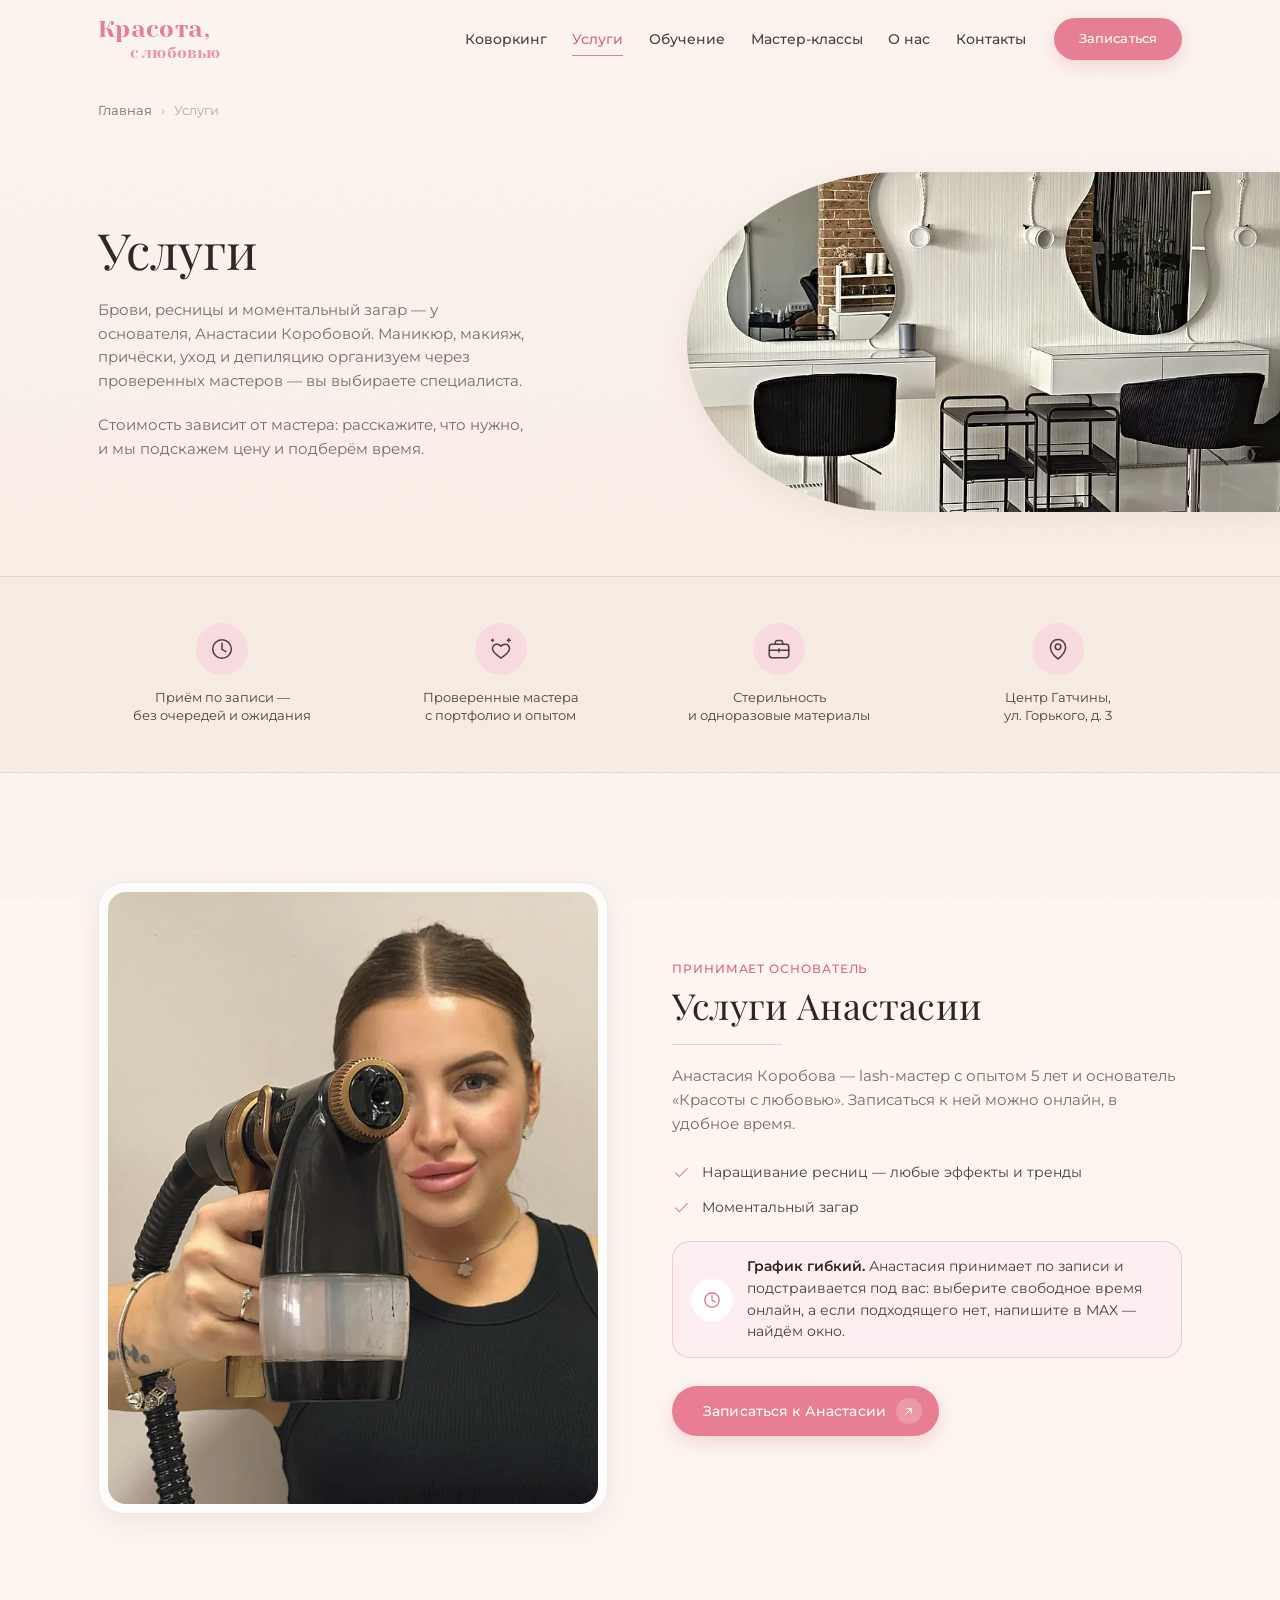
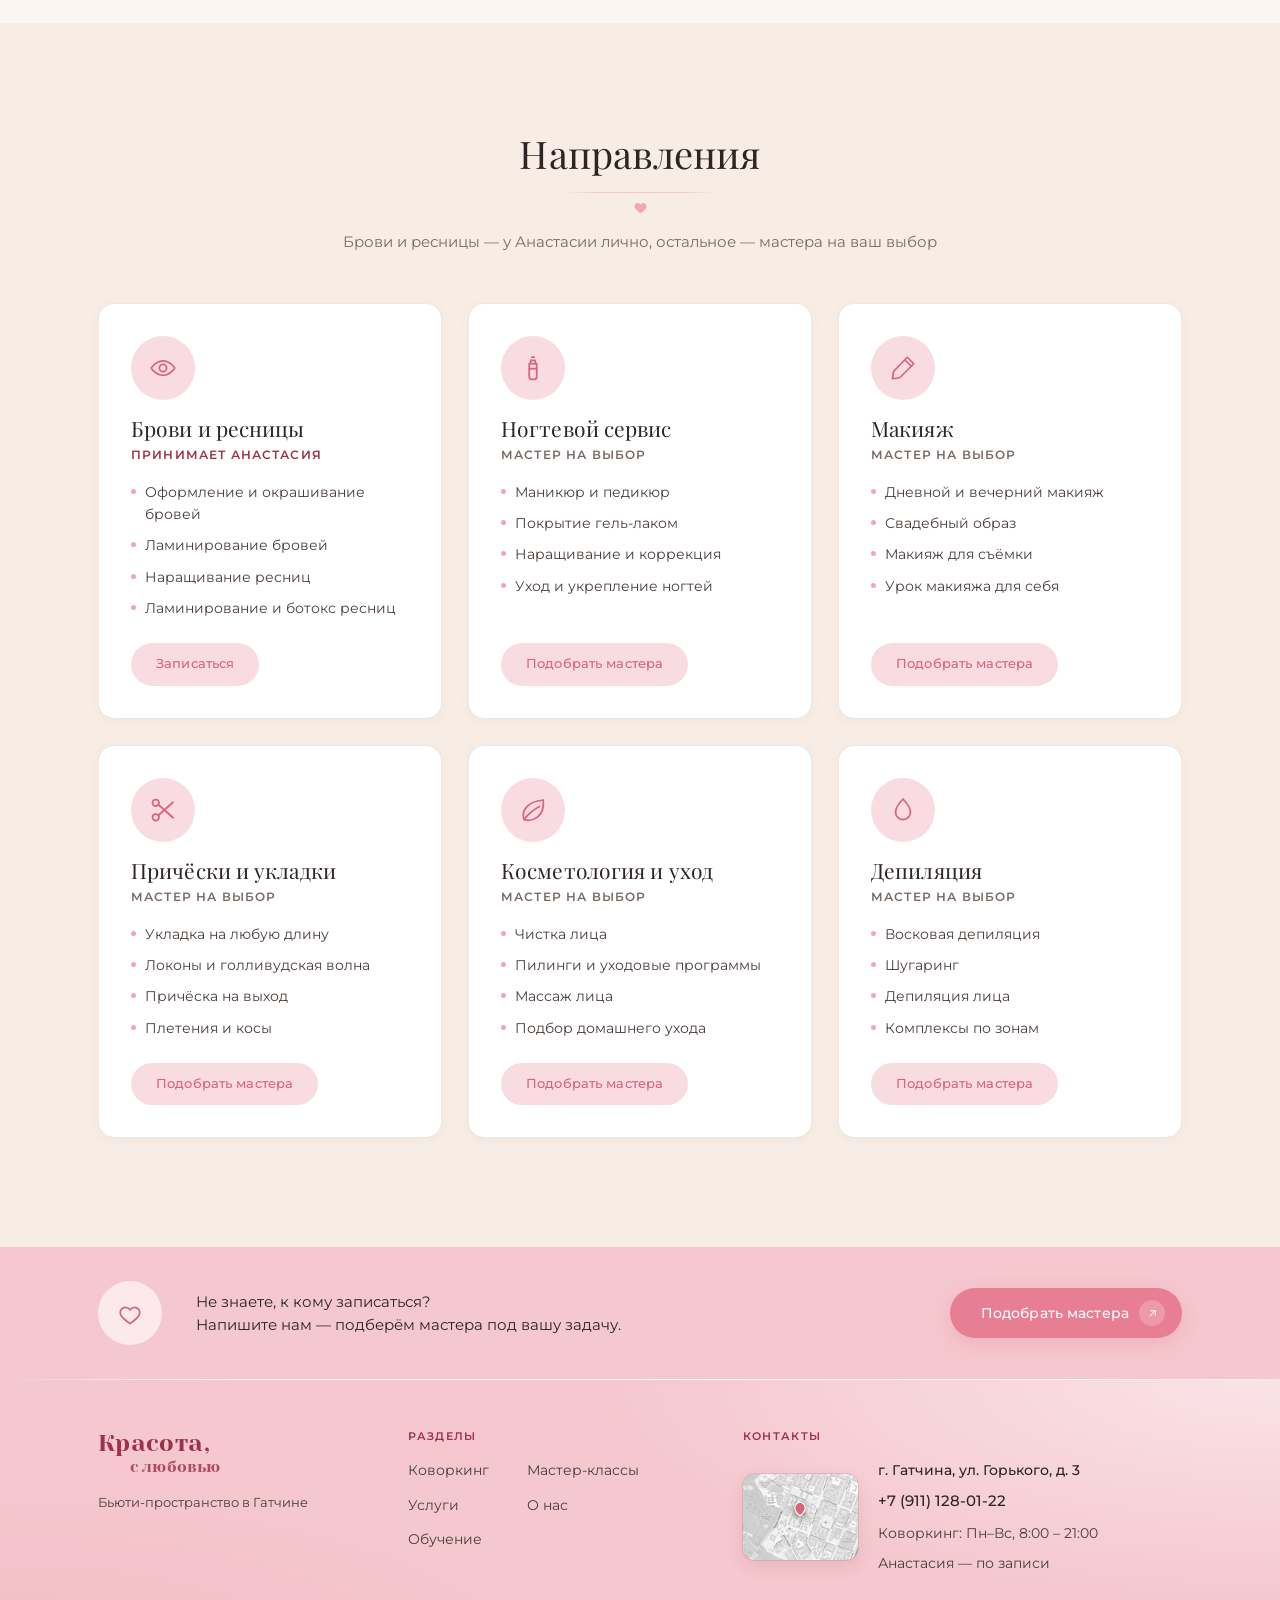
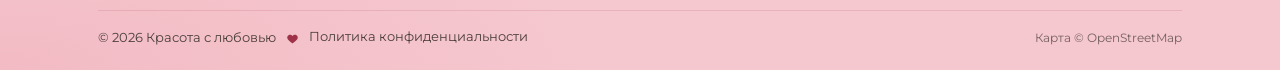
<file: services.html>
<!DOCTYPE html>
<html lang="ru">
<head>
<meta charset="utf-8">
<meta name="viewport" content="width=device-width, initial-scale=1">
<title>Наращивание ресниц и услуги красоты в Гатчине | Красота с любовью</title>
<meta name="description" content="Наращивание ресниц, брови и моментальный загар у Анастасии Коробовой; маникюр, макияж, причёски, косметология и депиляция — мастера на выбор. Гатчина, ул. Горького, 3.">
<!-- SEO:START -->
<link rel="canonical" href="https://krasotalove.ru/services.html">
<meta name="theme-color" content="#FCF5F0">
<meta property="og:type" content="website">
<meta property="og:locale" content="ru_RU">
<meta property="og:site_name" content="Красота с любовью">
<meta property="og:title" content="Наращивание ресниц и услуги красоты в Гатчине | Красота с любовью">
<meta property="og:description" content="Наращивание ресниц, брови и моментальный загар у Анастасии Коробовой; маникюр, макияж, причёски, косметология и депиляция — мастера на выбор. Гатчина, ул. Горького, 3.">
<meta property="og:url" content="https://krasotalove.ru/services.html">
<meta property="og:image" content="https://krasotalove.ru/photos/og-cover.jpg">
<meta property="og:image:width" content="1200">
<meta property="og:image:height" content="630">
<meta property="og:image:alt" content="Рабочие места с зеркалами в бьюти-пространстве «Красота с любовью», Гатчина">
<meta name="twitter:card" content="summary_large_image">
<link rel="icon" href="favicon.ico" sizes="48x48">
<link rel="icon" href="favicon.svg?v=f4f1a213" type="image/svg+xml">
<link rel="icon" href="icon-192.png?v=c6b80c7b" type="image/png" sizes="192x192">
<link rel="apple-touch-icon" href="apple-touch-icon.png?v=48e81307">
<script type="application/ld+json">
{
  "@context": "https://schema.org",
  "@type": "BreadcrumbList",
  "itemListElement": [
    {
      "@type": "ListItem",
      "position": 1,
      "name": "Главная",
      "item": "https://krasotalove.ru/"
    },
    {
      "@type": "ListItem",
      "position": 2,
      "name": "Услуги",
      "item": "https://krasotalove.ru/services.html"
    }
  ]
}
</script>
<!-- SEO:END -->
<link rel="stylesheet" href="styles.css?v=70f08192">
<link rel="preload" href="fonts/montserrat-cyrillic.woff2" as="font" type="font/woff2" crossorigin>
<link rel="preload" href="fonts/montserrat-latin.woff2" as="font" type="font/woff2" crossorigin>
<link rel="preload" href="fonts/playfair-cyrillic.woff2" as="font" type="font/woff2" crossorigin>
<link rel="preload" href="fonts/playfair-latin.woff2" as="font" type="font/woff2" crossorigin>
<link rel="preload" href="fonts/yeseva-cyrillic.woff2" as="font" type="font/woff2" crossorigin>
<link rel="preload" href="fonts/yeseva-latin.woff2" as="font" type="font/woff2" crossorigin>
<link rel="preload" as="image" href="photos/head-services.webp?v=11ba3ff5" imagesrcset="photos/head-services-sm.webp?v=5d9e59c9 800w, photos/head-services-md.webp?v=672116d1 1200w, photos/head-services.webp?v=11ba3ff5 1600w" imagesizes="(max-width:1000px) 100vw, 52vw" fetchpriority="high">
<script>document.documentElement.classList.add('js')</script>
</head>
<body>

<!-- SPRITE:START -->
<svg width="0" height="0" style="position:absolute" aria-hidden="true" focusable="false"><defs>
  <symbol id="i-sofa" viewBox="0 0 24 24">
    <path d="M5 12V8.5A2.5 2.5 0 0 1 7.5 6h9A2.5 2.5 0 0 1 19 8.5V12"/>
    <path d="M5 12a2 2 0 0 0-2 2v3h18v-3a2 2 0 0 0-2-2"/><path d="M5 12h14"/>
    <path d="M6 17v2M18 17v2"/>
  </symbol>
  <symbol id="i-mirror" viewBox="0 0 24 24">
    <rect x="6.5" y="3" width="11" height="13" rx="2.2"/>
    <path d="M9.5 19.5h5M12 16v3.5"/>
    <circle cx="3.6" cy="6" r="1"/><circle cx="3.6" cy="10" r="1"/><circle cx="3.6" cy="14" r="1"/>
    <circle cx="20.4" cy="6" r="1"/><circle cx="20.4" cy="10" r="1"/><circle cx="20.4" cy="14" r="1"/>
  </symbol>
  <symbol id="i-inspire" viewBox="0 0 24 24">
    <path d="M12 20.4s-5.4-3.5-7.2-6.6C3.4 11.3 4.4 8.4 7.3 7.7c1.8-.4 3.6.4 4.7 1.8 1.1-1.4 2.9-2.2 4.7-1.8 2.9.7 3.9 3.6 2.5 6.1-1.8 3.1-7.2 6.6-7.2 6.6Z"/>
    <path d="M19.2 2.6v2.6M17.9 3.9h2.6"/><path d="M4.2 3v1.8M3.3 3.9h1.8"/>
  </symbol>
  <symbol id="i-polish" viewBox="0 0 24 24">
    <path d="M9 8.5h6V19a2 2 0 0 1-2 2h-2a2 2 0 0 1-2-2V8.5Z"/>
    <path d="M10.2 8.5V5.8h3.6v2.7"/><path d="M11 3.2h2"/><path d="M9 12.4h6"/>
  </symbol>
  <symbol id="i-cap" viewBox="0 0 24 24">
    <path d="M2.6 8.6 12 4.2l9.4 4.4L12 13 2.6 8.6Z"/>
    <path d="M6.2 10.6v4.1c0 1.6 2.6 2.8 5.8 2.8s5.8-1.2 5.8-2.8v-4.1"/>
    <path d="M21.4 8.6v5.6"/>
  </symbol>
  <symbol id="i-gift" viewBox="0 0 24 24">
    <rect x="3.2" y="8.6" width="17.6" height="11.6" rx="2.2"/>
    <path d="M3.2 12.6h17.6M12 8.6v11.6"/>
    <path d="M12 8.6S10.6 4.6 8.4 4.6a2 2 0 0 0 0 4H12ZM12 8.6s1.4-4 3.6-4a2 2 0 0 1 0 4H12Z"/>
  </symbol>
  <symbol id="i-clock" viewBox="0 0 24 24">
    <circle cx="12" cy="12" r="8.6"/><path d="M12 6.8v5.6l3.6 2.1"/>
  </symbol>
  <symbol id="i-kit" viewBox="0 0 24 24">
    <rect x="3" y="7.6" width="18" height="12.4" rx="2.4"/>
    <path d="M8.6 7.6V6.2a2 2 0 0 1 2-2h2.8a2 2 0 0 1 2 2v1.4"/>
    <path d="M3 13.2h18M12 11.7v3"/>
  </symbol>
  <symbol id="i-cup" viewBox="0 0 24 24">
    <path d="M4 8.6h13v6.2a4.4 4.4 0 0 1-4.4 4.4H8.4A4.4 4.4 0 0 1 4 14.8V8.6Z"/>
    <path d="M17 10h1.6a2.6 2.6 0 0 1 0 5.2H17"/>
    <path d="M8 3.4c-.8 1 .8 1.8 0 2.8M12 3.4c-.8 1 .8 1.8 0 2.8"/>
    <path d="M3 21.5h15"/>
  </symbol>
  <symbol id="i-pin" viewBox="0 0 24 24">
    <path d="M12 21.2s7-5.6 7-10.9a7 7 0 1 0-14 0c0 5.3 7 10.9 7 10.9Z"/>
    <circle cx="12" cy="10" r="2.6"/>
  </symbol>
  <symbol id="i-phone" viewBox="0 0 24 24">
    <path d="M6.6 3.6h3l1.5 3.8-2 1.4a12 12 0 0 0 5.1 5.1l1.4-2 3.8 1.5v3a2 2 0 0 1-2.2 2A16.4 16.4 0 0 1 4.6 5.8a2 2 0 0 1 2-2.2Z"/>
  </symbol>
  <symbol id="i-mail" viewBox="0 0 24 24">
    <rect x="3" y="5.6" width="18" height="12.8" rx="2.4"/>
    <path d="m3.9 7.2 7.1 5.5a1.6 1.6 0 0 0 2 0l7.1-5.5"/>
  </symbol>
  <symbol id="i-eye" viewBox="0 0 24 24">
    <path d="M2.6 12S6.2 6.2 12 6.2 21.4 12 21.4 12 17.8 17.8 12 17.8 2.6 12 2.6 12Z"/>
    <circle cx="12" cy="12" r="2.9"/>
  </symbol>
  <symbol id="i-brush" viewBox="0 0 24 24">
    <path d="M15.4 3.4 20.6 8.6 10.2 19a3.4 3.4 0 0 1-2 1l-4.6.6.6-4.6a3.4 3.4 0 0 1 1-2L15.4 3.4Z"/>
    <path d="M13.4 5.4 18.6 10.6"/>
  </symbol>
  <symbol id="i-leaf" viewBox="0 0 24 24">
    <path d="M4.8 19.6C2.6 13 6.8 5.4 20.2 4c1.4 13.6-8.8 17.8-15.4 15.6Z"/>
    <path d="M4.8 19.6C8.2 15.2 12.2 11.8 17.2 9.2"/>
  </symbol>
  <symbol id="i-scissors" viewBox="0 0 24 24">
    <circle cx="6.2" cy="6.2" r="2.6"/><circle cx="6.2" cy="17.8" r="2.6"/>
    <path d="M8.4 7.8 20 18.2M8.4 16.2 20 5.8"/>
  </symbol>
  <symbol id="i-drop" viewBox="0 0 24 24">
    <path d="M12 3.2s6 6.5 6 10.4a6 6 0 0 1-12 0c0-3.9 6-10.4 6-10.4Z"/>
  </symbol>
  <symbol id="i-chair" viewBox="0 0 24 24">
    <path d="M6.5 3.6h11l-.9 9.4h-9.2L6.5 3.6Z"/>
    <path d="M5.2 13h13.6"/><path d="M8 13v3.6h8V13"/><path d="M8 20.4v-3.8M16 20.4v-3.8"/>
  </symbol>
  <symbol id="i-bed" viewBox="0 0 24 24">
    <path d="M2.6 10.4V7M2.6 17.6v-3.2h18.8v3.2"/>
    <path d="M2.6 14.4a2.6 2.6 0 0 1 2.6-2.6h4.6a2.6 2.6 0 0 1 2.6 2.6"/>
    <path d="M13.4 11.8h5.4a2.6 2.6 0 0 1 2.6 2.6"/>
  </symbol>
  <symbol id="i-table" viewBox="0 0 24 24">
    <path d="M2.8 9.6h18.4"/><path d="M4.6 9.6V6.4h14.8v3.2"/>
    <path d="M5.4 9.6v8M18.6 9.6v8"/><path d="M5.4 13.4h13.2"/>
  </symbol>
  <symbol id="i-check" viewBox="0 0 24 24"><path d="M4.6 12.6 9.2 17.2 19.4 6.9"/></symbol>
  <symbol id="i-heart-o" viewBox="0 0 24 24">
    <path d="M12 20.4s-5.4-3.5-7.2-6.6C3.4 11.3 4.4 8.4 7.3 7.7c1.8-.4 3.6.4 4.7 1.8 1.1-1.4 2.9-2.2 4.7-1.8 2.9.7 3.9 3.6 2.5 6.1-1.8 3.1-7.2 6.6-7.2 6.6Z"/>
  </symbol>
  <symbol id="i-heart-fill" viewBox="0 0 24 24">
    <path d="M12 21s-6.7-4.3-9-8.2C1.3 9.9 2.6 6 6.2 5.1 8.4 4.6 10.7 5.6 12 7.4c1.3-1.8 3.6-2.8 5.8-2.3 3.6.9 4.9 4.8 3.2 7.7-2.3 3.9-9 8.2-9 8.2Z"/>
  </symbol>
</defs></svg>
<!-- SPRITE:END -->

<!-- ===== Шапка ===== -->
<header class="hdr" id="hdr">
  <div class="container hdr__in">
    <a class="logo" href="index.html" aria-label="Красота с любовью — на главную">
      <span class="logo__a">Красота,</span>
      <span class="logo__b">с любовью</span>
    </a>
    <button class="burger" id="burger" aria-label="Меню" aria-expanded="false" aria-controls="nav">
      <span></span><span></span><span></span>
    </button>
    <!-- NAV:START -->
    <nav class="nav" id="nav">
      <a href="coworking.html">Коворкинг</a>
      <a class="is-active" aria-current="page" href="services.html">Услуги</a>
      <a href="index.html#obuchenie">Обучение</a>
      <a href="index.html#masterclasses">Мастер-классы</a>
      <a href="index.html#about">О нас</a>
      <a href="contacts.html">Контакты</a>
      <a class="btn btn--rose btn--sm" href="contacts.html#zapis">Записаться</a>
    </nav>
    <a class="btn btn--rose btn--sm hdr__cta" href="contacts.html#zapis">Записаться</a>
    <!-- NAV:END -->
  </div>
</header>

<main>

<!-- ===== Шапка страницы ===== -->
<section class="phead">
  <div class="container">
    <nav class="crumbs" aria-label="Хлебные крошки">
      <a href="index.html">Главная</a><span>&rsaquo;</span><span>Услуги</span>
    </nav>
  </div>
  <div class="container phead__grid">
    <div>
      <h1 class="rev">Услуги</h1>
      <p class="lead rev rev-d1">Брови, ресницы и моментальный загар — у основателя,
        Анастасии Коробовой. Маникюр, макияж, причёски, уход и депиляцию организуем
        через проверенных мастеров — вы выбираете специалиста.</p>
      <p class="lead rev rev-d1">Стоимость зависит от мастера: расскажите, что нужно,
        и мы подскажем цену и подберём время.</p>
    </div>
    <div class="phead__media rev rev-d1">
      <div class="arc">
        <img src="photos/head-services.webp?v=11ba3ff5" srcset="photos/head-services-sm.webp?v=5d9e59c9 800w, photos/head-services-md.webp?v=672116d1 1200w, photos/head-services.webp?v=11ba3ff5 1600w" sizes="(max-width:1000px) 100vw, 52vw"
             width="1600" height="1000" fetchpriority="high" decoding="async"
             alt="Рабочие места студии: зеркала-волны, консоли и барные стулья">
      </div>
    </div>
  </div>
</section>

<!-- ===== Как всё устроено ===== -->
<section class="feats">
  <div class="container feats__grid">
    <div class="feat rev">
      <span class="ic-badge"><svg class="ic"><use href="#i-clock"></use></svg></span>
      <span>Приём по записи —<br>без очередей и ожидания</span>
    </div>
    <div class="feat rev rev-d1">
      <span class="ic-badge"><svg class="ic"><use href="#i-inspire"></use></svg></span>
      <span>Проверенные мастера<br>с портфолио и опытом</span>
    </div>
    <div class="feat rev rev-d2">
      <span class="ic-badge"><svg class="ic"><use href="#i-kit"></use></svg></span>
      <span>Стерильность<br>и одноразовые материалы</span>
    </div>
    <div class="feat rev rev-d3">
      <span class="ic-badge"><svg class="ic"><use href="#i-pin"></use></svg></span>
      <span>Центр Гатчины,<br>ул. Горького, д. 3</span>
    </div>
  </div>
</section>

<!-- ===== Направления услуг ===== -->
<!-- ===== Услуги Анастасии — принимает сама ===== -->
<section class="sec" id="anastasia">
  <div class="container split">
    <div class="split__media split__media--tall rev">
      <img src="photos/anastasia-tan.webp?v=85f0bb84" srcset="photos/anastasia-tan-sm.webp?v=d2036e4a 640w, photos/anastasia-tan.webp?v=85f0bb84 960w" sizes="(max-width:820px) 100vw, 46vw" width="960" height="1200" loading="lazy" decoding="async"
           alt="Анастасия Коробова с аппаратом для моментального загара">
    </div>
    <div class="rev rev-d1">
      <p class="teacher__eyebrow">Принимает основатель</p>
      <h2>Услуги Анастасии</h2>
      <div class="split__line"></div>
      <p class="lead">Анастасия Коробова — lash-мастер с опытом 5 лет и основатель
        «Красоты с любовью». Записаться к ней можно онлайн, в удобное время.</p>
      <ul class="ticks">
        <li><svg class="ic"><use href="#i-check"></use></svg>Наращивание ресниц — любые эффекты и тренды</li>
        <li><svg class="ic"><use href="#i-check"></use></svg>Моментальный загар</li>
      </ul>
      <div class="sched rev">
        <span class="ic-badge"><svg class="ic"><use href="#i-clock"></use></svg></span>
        <p><b>График гибкий.</b> Анастасия принимает по записи и подстраивается под вас: выберите свободное время онлайн, а если подходящего нет, напишите в MAX — найдём окно.</p>
      </div>
      <a class="btn btn--rose" href="contacts.html#zapis" data-book="anastasia">Записаться к Анастасии<span class="btn__go" aria-hidden="true"><svg viewBox="0 0 24 24"><path d="M7 17 17 7M9 7h8v8"/></svg></span></a>
    </div>
  </div>
</section>

<section class="sec" id="napravleniya" style="background:var(--cream-3)">
  <div class="container">
    <div class="sec-head center rev">
      <h2>Направления</h2>
      <div class="hdiv"><i></i><svg viewBox="0 0 24 24"><use href="#i-heart-fill"></use></svg></div>
      <p>Брови и ресницы — у Анастасии лично, остальное — мастера на ваш выбор</p>
    </div>

    <div class="svc" data-cloud="services">
      <article class="svc-card rev">
        <span class="ic-badge ic-badge--lg"><svg class="ic"><use href="#i-eye"></use></svg></span>
        <h3>Брови и ресницы</h3>
        <p class="svc-card__who svc-card__who--own">Принимает Анастасия</p>
        <ul>
          <li>Оформление и окрашивание бровей</li>
          <li>Ламинирование бровей</li>
          <li>Наращивание ресниц</li>
          <li>Ламинирование и ботокс ресниц</li>
        </ul>
        <a class="btn btn--pale btn--sm" href="contacts.html#zapis" data-book="anastasia">Записаться</a>
      </article>

      <article class="svc-card rev rev-d1">
        <span class="ic-badge ic-badge--lg"><svg class="ic"><use href="#i-polish"></use></svg></span>
        <h3>Ногтевой сервис</h3>
        <p class="svc-card__who">Мастер на выбор</p>
        <ul>
          <li>Маникюр и педикюр</li>
          <li>Покрытие гель-лаком</li>
          <li>Наращивание и коррекция</li>
          <li>Уход и укрепление ногтей</li>
        </ul>
        <a class="btn btn--pale btn--sm" href="contacts.html?m=%D0%9F%D0%BE%D0%B4%D0%B1%D0%BE%D1%80%20%D0%BC%D0%B0%D1%81%D1%82%D0%B5%D1%80%D0%B0%20%E2%80%94%20%D0%9D%D0%BE%D0%B3%D1%82%D0%B5%D0%B2%D0%BE%D0%B9%20%D1%81%D0%B5%D1%80%D0%B2%D0%B8%D1%81#zapis">Подобрать мастера</a>
      </article>

      <article class="svc-card rev rev-d2">
        <span class="ic-badge ic-badge--lg"><svg class="ic"><use href="#i-brush"></use></svg></span>
        <h3>Макияж</h3>
        <p class="svc-card__who">Мастер на выбор</p>
        <ul>
          <li>Дневной и вечерний макияж</li>
          <li>Свадебный образ</li>
          <li>Макияж для съёмки</li>
          <li>Урок макияжа для себя</li>
        </ul>
        <a class="btn btn--pale btn--sm" href="contacts.html?m=%D0%9F%D0%BE%D0%B4%D0%B1%D0%BE%D1%80%20%D0%BC%D0%B0%D1%81%D1%82%D0%B5%D1%80%D0%B0%20%E2%80%94%20%D0%9C%D0%B0%D0%BA%D0%B8%D1%8F%D0%B6#zapis">Подобрать мастера</a>
      </article>

      <article class="svc-card rev">
        <span class="ic-badge ic-badge--lg"><svg class="ic"><use href="#i-scissors"></use></svg></span>
        <h3>Причёски и укладки</h3>
        <p class="svc-card__who">Мастер на выбор</p>
        <ul>
          <li>Укладка на любую длину</li>
          <li>Локоны и голливудская волна</li>
          <li>Причёска на выход</li>
          <li>Плетения и косы</li>
        </ul>
        <a class="btn btn--pale btn--sm" href="contacts.html?m=%D0%9F%D0%BE%D0%B4%D0%B1%D0%BE%D1%80%20%D0%BC%D0%B0%D1%81%D1%82%D0%B5%D1%80%D0%B0%20%E2%80%94%20%D0%9F%D1%80%D0%B8%D1%87%D1%91%D1%81%D0%BA%D0%B8%20%D0%B8%20%D1%83%D0%BA%D0%BB%D0%B0%D0%B4%D0%BA%D0%B8#zapis">Подобрать мастера</a>
      </article>

      <article class="svc-card rev rev-d1">
        <span class="ic-badge ic-badge--lg"><svg class="ic"><use href="#i-leaf"></use></svg></span>
        <h3>Косметология и уход</h3>
        <p class="svc-card__who">Мастер на выбор</p>
        <ul>
          <li>Чистка лица</li>
          <li>Пилинги и уходовые программы</li>
          <li>Массаж лица</li>
          <li>Подбор домашнего ухода</li>
        </ul>
        <a class="btn btn--pale btn--sm" href="contacts.html?m=%D0%9F%D0%BE%D0%B4%D0%B1%D0%BE%D1%80%20%D0%BC%D0%B0%D1%81%D1%82%D0%B5%D1%80%D0%B0%20%E2%80%94%20%D0%9A%D0%BE%D1%81%D0%BC%D0%B5%D1%82%D0%BE%D0%BB%D0%BE%D0%B3%D0%B8%D1%8F%20%D0%B8%20%D1%83%D1%85%D0%BE%D0%B4#zapis">Подобрать мастера</a>
      </article>

      <article class="svc-card rev rev-d2">
        <span class="ic-badge ic-badge--lg"><svg class="ic"><use href="#i-drop"></use></svg></span>
        <h3>Депиляция</h3>
        <p class="svc-card__who">Мастер на выбор</p>
        <ul>
          <li>Восковая депиляция</li>
          <li>Шугаринг</li>
          <li>Депиляция лица</li>
          <li>Комплексы по зонам</li>
        </ul>
        <a class="btn btn--pale btn--sm" href="contacts.html?m=%D0%9F%D0%BE%D0%B4%D0%B1%D0%BE%D1%80%20%D0%BC%D0%B0%D1%81%D1%82%D0%B5%D1%80%D0%B0%20%E2%80%94%20%D0%94%D0%B5%D0%BF%D0%B8%D0%BB%D1%8F%D1%86%D0%B8%D1%8F#zapis">Подобрать мастера</a>
      </article>
    </div>
  </div>
</section>

<!-- ===== Мастера (из Google Таблицы) ===== -->
<section class="sec" id="masters" data-cloud-section hidden>
  <div class="container">
    <div class="sec-head center">
      <h2>Мастера на выбор</h2>
      <div class="hdiv"><i></i><svg viewBox="0 0 24 24"><use href="#i-heart-fill"></use></svg></div>
      <p>Выберите специалиста — запись напрямую к мастеру</p>
      <p class="demo-note" data-demo-note>Пример наполнения. Настоящие карточки появятся из анкет мастеров — этот блок исчезнет сам.</p>
    </div>
    <div class="masters" data-cloud="masters">

      <article class="master">
        <div class="master__ph">
          <img src="photos/master-1.jpg?v=f6fa31ba" width="420" height="420" loading="lazy" decoding="async" alt="Анна Петрова">
        </div>
        <h3>Анна Петрова</h3>
        <p class="master__role">Брови и ресницы</p>
        <p class="master__bio">Семь лет в профессии. Любит естественные формы и работает так,
          чтобы брови держались без ежедневной подрисовки.</p>
        <a class="btn btn--pale btn--sm" href="contacts.html?m=%D0%90%D0%BD%D0%BD%D0%B0%20%D0%9F%D0%B5%D1%82%D1%80%D0%BE%D0%B2%D0%B0#zapis" data-book>Записаться</a>
      </article>

      <article class="master">
        <div class="master__ph">
          <img src="photos/master-2.jpg?v=d3568304" width="420" height="420" loading="lazy" decoding="async" alt="Мария Кузнецова">
        </div>
        <h3>Мария Кузнецова</h3>
        <p class="master__role">Ногтевой сервис</p>
        <p class="master__bio">Аккуратный маникюр и стойкое покрытие. Работает с тонкими
          и повреждёнными ногтями, подбирает уход под каждую.</p>
        <a class="btn btn--pale btn--sm" href="contacts.html?m=%D0%9C%D0%B0%D1%80%D0%B8%D1%8F%20%D0%9A%D1%83%D0%B7%D0%BD%D0%B5%D1%86%D0%BE%D0%B2%D0%B0#zapis" data-book>Записаться</a>
      </article>

      <article class="master">
        <div class="master__ph"><span class="master__ini">ОС</span></div>
        <h3>Ольга Смирнова</h3>
        <p class="master__role">Косметология и уход</p>
        <p class="master__bio">Чистки и уходовые программы под тип кожи. Расскажет,
          что делать дома, чтобы результат держался дольше.</p>
        <a class="btn btn--pale btn--sm" href="contacts.html?m=%D0%9E%D0%BB%D1%8C%D0%B3%D0%B0%20%D0%A1%D0%BC%D0%B8%D1%80%D0%BD%D0%BE%D0%B2%D0%B0#zapis" data-book>Записаться</a>
      </article>

    </div>
  </div>
</section>

<!-- ===== CTA-полоса ===== -->
<section class="band">
  <div class="container band__in">
    <span class="ic-badge ic-badge--lg"><svg class="ic"><use href="#i-heart-o"></use></svg></span>
    <p>Не знаете, к кому записаться? <br>Напишите нам — подберём мастера под вашу задачу.</p>
    <a class="btn btn--rose" href="contacts.html#zapis">Подобрать мастера<span class="btn__go" aria-hidden="true"><svg viewBox="0 0 24 24"><path d="M7 17 17 7M9 7h8v8"/></svg></span></a>
  </div>
</section>

</main>

<!-- FOOTER:START -->
<footer class="ftr">
  <div class="container">
    <div class="ftr__in">
      <div class="ftr__brand">
        <a class="logo" href="index.html">
          <span class="logo__a">Красота,</span>
          <span class="logo__b">с любовью</span>
        </a>
        <p class="ftr__tag">Бьюти-пространство в Гатчине</p>
      </div>

      <nav class="ftr__col" aria-label="Разделы сайта">
        <p class="ftr__h">Разделы</p>
        <div class="ftr__nav">
          <a href="coworking.html">Коворкинг</a>
          <a href="services.html">Услуги</a>
          <a href="index.html#obuchenie">Обучение</a>
          <a href="index.html#masterclasses">Мастер-классы</a>
          <a href="index.html#about">О нас</a>
        </div>
      </nav>

      <div class="ftr__col">
        <p class="ftr__h">Контакты</p>
        <div class="ftr__where">
          <a class="fmap-row" href="contacts.html" aria-label="г. Гатчина, ул. Горького, д. 3 — показать на карте">
            <span class="fmap">
        <span class="fmap__tiles"><img src="photos/map-thumb.webp?v=7c363e33" width="312" height="234" loading="lazy" decoding="async" alt=""></span>
        <span class="fmap__pin" aria-hidden="true">
          <svg viewBox="0 0 24 24"><path d="M12 22.5s7.4-6 7.4-11.6a7.4 7.4 0 1 0-14.8 0C4.6 16.5 12 22.5 12 22.5Z"/></svg>
        </span>
      </span>
          </a>
          <address class="ftr__contacts">
          <span><b>г. Гатчина, ул. Горького, д. 3</b></span>
          <a href="tel:+79111280122">+7 (911) 128-01-22</a>
          <span>Коворкинг: Пн–Вс, 8:00 – 21:00</span>
          <span>Анастасия — по записи</span>
        </address>
        </div>
      </div>
    </div>

    <!-- LEGAL-REQ:START -->
    <!-- LEGAL-REQ:END -->
    <div class="ftr__base">
      <span>© 2026 Красота с любовью</span>
      <svg viewBox="0 0 24 24"><use href="#i-heart-fill"></use></svg>
      <a href="privacy.html">Политика конфиденциальности</a>
      <small>Карта © <a href="https://www.openstreetmap.org/copyright" target="_blank" rel="noopener">OpenStreetMap</a></small>
    </div>
  </div>
</footer>

<!-- Нижняя панель записи — показывается только на телефоне -->
<div class="mbar" id="mbar">
  <a class="btn btn--rose" href="contacts.html#zapis">Записаться</a>
  <a class="btn btn--ghost mbar__call" href="tel:+79111280122" aria-label="Позвонить">
    <svg class="ic"><use href="#i-phone"></use></svg>
  </a>
</div>
<!-- FOOTER:END -->

<script src="main.js?v=d9ad0e42"></script>
<script src="cloud.js?v=3c897209"></script>
</body>
</html>
</file>
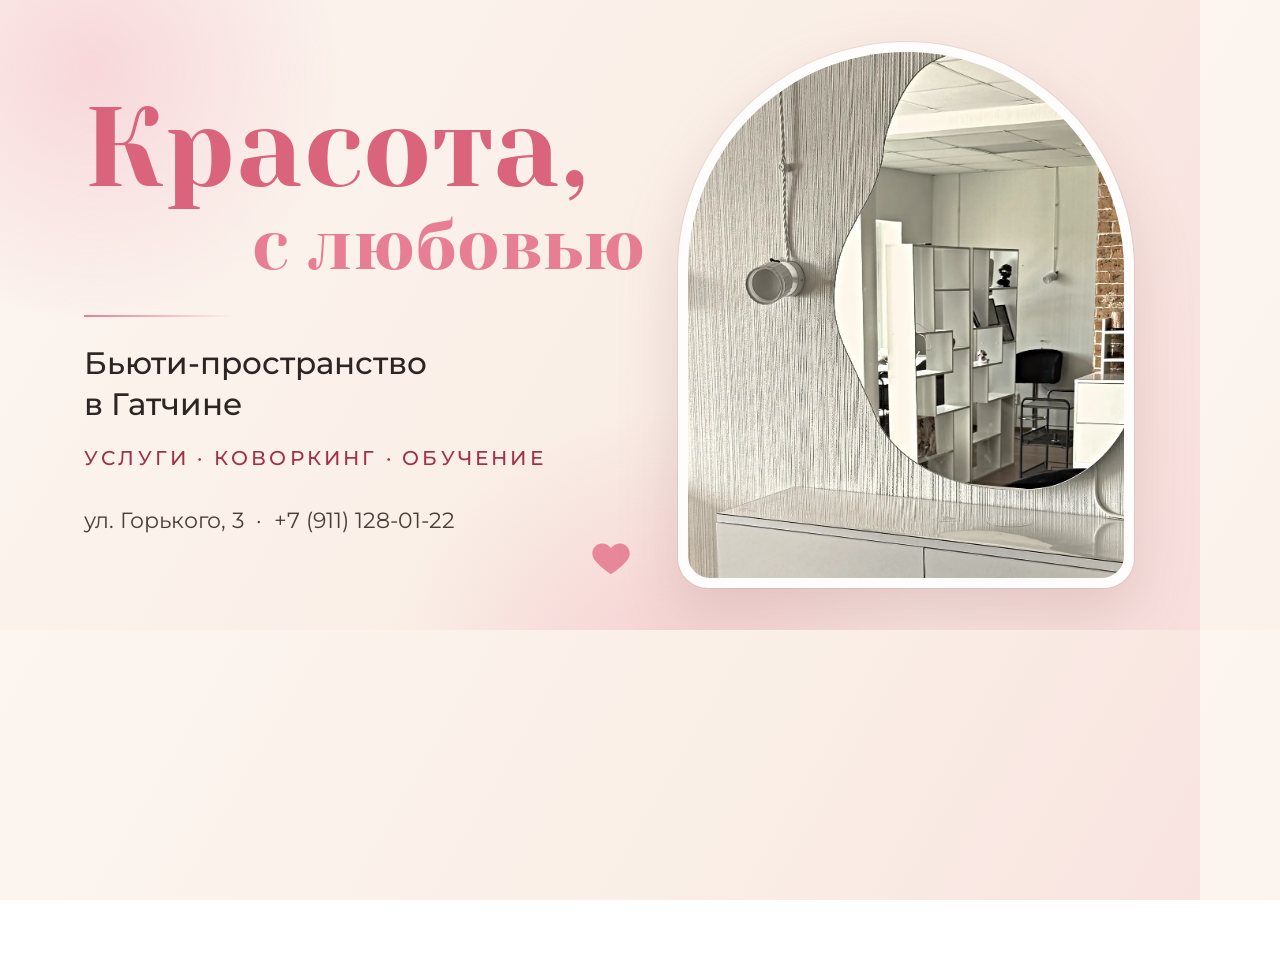
<file: tools/og-card.html>
<!doctype html>
<html lang="ru">
<head>
<meta charset="utf-8">
<title>Карточка для превью ссылки (1200×630)</title>
<!-- Исходник photos/og-cover.jpg: открыть через локальный сервер из корня сайта
     (http://localhost:ПОРТ/tools/og-card.html) и сфотографировать область 1200×630. -->
<link rel="stylesheet" href="../styles.css">
<style>
  html,body{margin:0;width:1200px;height:630px;overflow:hidden}
  body{position:relative;background:linear-gradient(120deg,#FCF5F0 0%,#FAEFE7 52%,#F7D2D6 135%)}
  body::after{display:none}
  .blob{position:absolute;border-radius:50%;filter:blur(2px)}
  .b1{width:520px;height:520px;left:-170px;top:-190px;background:radial-gradient(circle,rgba(247,210,214,.85),rgba(247,210,214,0) 68%)}
  .b2{width:560px;height:560px;left:380px;bottom:-330px;background:radial-gradient(circle,rgba(240,167,182,.38),rgba(240,167,182,0) 68%)}
  .txt{position:absolute;left:84px;top:0;bottom:0;width:600px;display:flex;flex-direction:column;justify-content:center}
  .o-a{font:400 112px/1 var(--f-logo);color:var(--rose-dk);letter-spacing:.005em}
  .o-b{font:400 70px/1 var(--f-logo);color:var(--rose);margin:6px 0 0 168px}
  .o-line{width:150px;height:2px;margin:34px 0 26px;background:linear-gradient(90deg,var(--rose),rgba(231,126,147,0))}
  .o-tag{font:500 31px/1.3 var(--f-body);color:var(--ink)}
  .o-chips{margin-top:20px;font:500 20px/1.4 var(--f-body);letter-spacing:.16em;text-transform:uppercase;color:var(--rose-ink)}
  .o-addr{margin-top:34px;font:400 22px/1.4 var(--f-body);color:var(--ink-2)}
  .arc{position:absolute;right:66px;top:42px;width:456px;height:546px;padding:10px;box-sizing:border-box;background:#FFFDFB;
       border-radius:228px 228px 30px 30px;box-shadow:0 26px 60px rgba(150,100,95,.22),0 0 0 1px rgba(44,37,35,.07)}
  .arc img{width:100%;height:100%;object-fit:cover;object-position:46% 50%;border-radius:218px 218px 22px 22px;display:block}
  .heart{position:absolute;right:566px;bottom:50px;width:46px;height:46px;color:var(--rose);fill:currentColor;opacity:.9}
</style>
</head>
<body>
  <div class="blob b1"></div><div class="blob b2"></div>
  <div class="txt">
    <div class="o-a">Красота,</div>
    <div class="o-b">с любовью</div>
    <div class="o-line"></div>
    <div class="o-tag">Бьюти-пространство<br>в Гатчине</div>
    <div class="o-chips">Услуги · Коворкинг · Обучение</div>
    <div class="o-addr">ул. Горького, 3 &nbsp;·&nbsp; +7 (911) 128-01-22</div>
  </div>
  <svg class="heart" viewBox="0 0 24 24"><path d="M12 21s-6.7-4.3-9-8.2C1.3 9.9 2.6 6 6.2 5.1 8.4 4.6 10.7 5.6 12 7.4c1.3-1.8 3.6-2.8 5.8-2.3 3.6.9 4.9 4.8 3.2 7.7-2.3 3.9-9 8.2-9 8.2Z"/></svg>
  <div class="arc"><img src="../photos/hero-studio.webp" alt=""></div>
</body>
</html>
</file>
<file: styles.css>
/* Шрифты лежат в fonts/ (woff2). Браузер скачивает только те начертания,
   символы которых есть на странице; основные предзагружаются в <head>. */
@font-face{font-family:'Marck Script';font-style:normal;font-weight:400;font-display:swap;
  src:url(fonts/marck-cyrillic.woff2) format('woff2');
  unicode-range:U+0301, U+0400-045F, U+0490-0491, U+04B0-04B1, U+2116}
@font-face{font-family:'Marck Script';font-style:normal;font-weight:400;font-display:swap;
  src:url(fonts/marck-latin.woff2) format('woff2');
  unicode-range:U+0000-00FF, U+0131, U+0152-0153, U+02BB-02BC, U+02C6, U+02DA, U+02DC, U+0304, U+0308, U+0329, U+2000-206F, U+20AC, U+2122, U+2191, U+2193, U+2212, U+2215, U+FEFF, U+FFFD}
@font-face{font-family:'Montserrat';font-style:normal;font-weight:300 700;font-display:swap;
  src:url(fonts/montserrat-cyrillic.woff2) format('woff2');
  unicode-range:U+0301, U+0400-045F, U+0490-0491, U+04B0-04B1, U+2116}
@font-face{font-family:'Montserrat';font-style:normal;font-weight:300 700;font-display:swap;
  src:url(fonts/montserrat-latin-ext.woff2) format('woff2');
  unicode-range:U+0100-02BA, U+02BD-02C5, U+02C7-02CC, U+02CE-02D7, U+02DD-02FF, U+0304, U+0308, U+0329, U+1D00-1DBF, U+1E00-1E9F, U+1EF2-1EFF, U+2020, U+20A0-20AB, U+20AD-20C0, U+2113, U+2C60-2C7F, U+A720-A7FF}
@font-face{font-family:'Montserrat';font-style:normal;font-weight:300 700;font-display:swap;
  src:url(fonts/montserrat-latin.woff2) format('woff2');
  unicode-range:U+0000-00FF, U+0131, U+0152-0153, U+02BB-02BC, U+02C6, U+02DA, U+02DC, U+0304, U+0308, U+0329, U+2000-206F, U+20AC, U+2122, U+2191, U+2193, U+2212, U+2215, U+FEFF, U+FFFD}
@font-face{font-family:'Playfair Display';font-style:normal;font-weight:400 700;font-display:swap;
  src:url(fonts/playfair-cyrillic.woff2) format('woff2');
  unicode-range:U+0301, U+0400-045F, U+0490-0491, U+04B0-04B1, U+2116}
@font-face{font-family:'Playfair Display';font-style:normal;font-weight:400 700;font-display:swap;
  src:url(fonts/playfair-latin-ext.woff2) format('woff2');
  unicode-range:U+0100-02BA, U+02BD-02C5, U+02C7-02CC, U+02CE-02D7, U+02DD-02FF, U+0304, U+0308, U+0329, U+1D00-1DBF, U+1E00-1E9F, U+1EF2-1EFF, U+2020, U+20A0-20AB, U+20AD-20C0, U+2113, U+2C60-2C7F, U+A720-A7FF}
@font-face{font-family:'Playfair Display';font-style:normal;font-weight:400 700;font-display:swap;
  src:url(fonts/playfair-latin.woff2) format('woff2');
  unicode-range:U+0000-00FF, U+0131, U+0152-0153, U+02BB-02BC, U+02C6, U+02DA, U+02DC, U+0304, U+0308, U+0329, U+2000-206F, U+20AC, U+2122, U+2191, U+2193, U+2212, U+2215, U+FEFF, U+FFFD}
@font-face{font-family:'Yeseva One';font-style:normal;font-weight:400;font-display:swap;
  src:url(fonts/yeseva-cyrillic.woff2) format('woff2');
  unicode-range:U+0301, U+0400-045F, U+0490-0491, U+04B0-04B1, U+2116}
@font-face{font-family:'Yeseva One';font-style:normal;font-weight:400;font-display:swap;
  src:url(fonts/yeseva-latin.woff2) format('woff2');
  unicode-range:U+0000-00FF, U+0131, U+0152-0153, U+02BB-02BC, U+02C6, U+02DA, U+02DC, U+0304, U+0308, U+0329, U+2000-206F, U+20AC, U+2122, U+2191, U+2193, U+2212, U+2215, U+FEFF, U+FFFD}

/* ============================================================
   Красота с любовью — бьюти-пространство в Гатчине
   ============================================================ */

:root{
  --cream:#FCF5F0;
  --cream-2:#FAEFE7;
  --cream-3:#F8EDE4;
  --pink-soft:#F7D2D6;
  --pink-band:#F5C7CE;
  --pink-pale:#FDEFF1;
  --pink-icon:#F9DCE1;
  --rose:#E77E93;
  --rose-dk:#D9647C;
  --rose-ink:#9E3248;               /* тёмная роза для мелкого текста: контраст 7:1 на белом */
  --rose-lt:#F0A7B6;
  --ink:#2C2523;
  --ink-2:#4A3E39;
  --muted:#7A6A64;
  --line:rgba(44,37,35,.10);
  --line-rose:rgba(231,126,147,.35);

  --f-disp:'Playfair Display',Georgia,'Times New Roman',serif;
  --f-script:'Marck Script','Playfair Display',cursive;
  --f-logo:'Yeseva One','Playfair Display',Georgia,serif;
  --f-body:'Montserrat',system-ui,-apple-system,'Segoe UI',sans-serif;

  --shadow-sm:0 2px 10px rgba(120,80,70,.05);
  --shadow-md:0 8px 28px rgba(150,100,95,.10);
  --shadow-lg:0 18px 50px rgba(150,100,95,.14);
  --ease:cubic-bezier(.22,1,.36,1);
  --ease-soft:cubic-bezier(.32,.72,0,1);

  /* паспарту — рама вокруг фото, как оправа гримёрного зеркала */
  --mat:10px;                       /* ширина поля рамы */
  --mat-bg:#FFFDFB;                 /* сама рама */
  --mat-line:rgba(44,37,35,.09);    /* её внешний контур */
  --pad:clamp(20px,4vw,48px);
}

*,*::before,*::after{box-sizing:border-box}

/* атрибут hidden должен побеждать любой display из классов */
[hidden]{display:none!important}

html{scroll-behavior:smooth;scroll-padding-top:88px}
@media (prefers-reduced-motion:reduce){html{scroll-behavior:auto}}

body{
  margin:0;
  background:var(--cream);
  color:var(--ink);
  font-family:var(--f-body);
  font-size:15px;
  line-height:1.65;
  -webkit-font-smoothing:antialiased;
  text-rendering:optimizeLegibility;
  overflow-x:hidden;
}

/* height:auto — иначе HTML-атрибут height перебивает aspect-ratio */
img{max-width:100%;height:auto;display:block}
a{color:inherit;text-decoration:none}
button{font:inherit;color:inherit}

h1,h2,h3,h4{font-family:var(--f-disp);font-weight:400;line-height:1.15;margin:0;letter-spacing:.005em}

.container{width:100%;max-width:1180px;margin:0 auto;padding:0 var(--pad)}
.center{text-align:center}

/* ---------- утилиты ---------- */
.script{font-family:var(--f-script);color:var(--rose);font-weight:400}
.muted{color:var(--muted)}
.sr{position:absolute;width:1px;height:1px;overflow:hidden;clip:rect(0 0 0 0);white-space:nowrap}

/* ============================================================
   Кнопки
   ============================================================ */
.btn{
  display:inline-flex;align-items:center;justify-content:center;gap:8px;
  font-family:var(--f-body);font-size:13.5px;font-weight:500;letter-spacing:.01em;
  padding:13px 30px;border-radius:999px;border:1px solid transparent;
  cursor:pointer;white-space:nowrap;
  transition:background .3s var(--ease),color .3s var(--ease),
    box-shadow .3s var(--ease),transform .3s var(--ease),border-color .3s var(--ease);
}
.btn--rose{background:var(--rose);color:#fff;box-shadow:0 6px 18px rgba(231,126,147,.28)}
.btn--rose:hover{background:var(--rose-dk);box-shadow:0 10px 26px rgba(231,126,147,.38);transform:translateY(-2px)}
.btn--pale{background:var(--pink-icon);color:var(--rose-dk)}
.btn--pale:hover{background:var(--rose);color:#fff;transform:translateY(-2px)}
.btn--ghost{background:transparent;color:var(--rose-dk);border-color:var(--line-rose)}
.btn--ghost:hover{background:var(--rose);color:#fff;border-color:var(--rose)}
.btn--sm{padding:10px 24px;font-size:12.5px}
.btn--lg{padding:15px 36px;font-size:14.5px}
.btn--block{width:100%}
.btn:active{transform:scale(.98)}

/* стрелка у главных кнопок живёт в своём кружке и уезжает по диагонали */
.btn__go{
  width:26px;height:26px;margin:-6px -14px -6px 2px;flex:none;
  border-radius:50%;display:grid;place-items:center;
  background:rgba(255,255,255,.22);
  transition:transform .45s var(--ease-soft),background .3s var(--ease);
}
.btn__go svg{width:13px;height:13px;stroke:currentColor;stroke-width:1.8;fill:none;
  stroke-linecap:round;stroke-linejoin:round}
.btn:hover .btn__go{transform:translate(3px,-3px);background:rgba(255,255,255,.34)}
.btn--pale .btn__go,.btn--ghost .btn__go{background:rgba(231,126,147,.16)}
.btn--pale:hover .btn__go,.btn--ghost:hover .btn__go{background:rgba(255,255,255,.28)}
@media (prefers-reduced-motion:reduce){.btn__go{transition:none}}

/* ============================================================
   Иконки
   ============================================================ */
.ic{width:24px;height:24px;stroke:currentColor;fill:none;stroke-width:1.4;
    stroke-linecap:round;stroke-linejoin:round;flex:none}
.ic-badge{
  width:52px;height:52px;border-radius:50%;background:var(--pink-icon);
  display:grid;place-items:center;color:var(--rose-dk);flex:none;
  transition:background .35s var(--ease),color .35s var(--ease),transform .35s var(--ease);
}
.ic-badge .ic{width:26px;height:26px}
.ic-badge--lg{width:64px;height:64px}
.ic-badge--lg .ic{width:30px;height:30px}

/* ============================================================
   Шапка
   ============================================================ */
.hdr{
  position:sticky;top:0;z-index:60;
  background:rgba(252,245,240,.86);
  backdrop-filter:blur(16px);-webkit-backdrop-filter:blur(16px);
  border-bottom:1px solid transparent;
  transition:border-color .5s var(--ease-soft),background .5s var(--ease-soft);
}
/* при прокрутке сплошная полоса уходит, стеклом становится сам «остров»
   (у родителя backdrop-filter снимаем — иначе размытие у острова не видит страницу) */
.hdr.is-stuck{background:transparent;backdrop-filter:none;-webkit-backdrop-filter:none}
/* при прокрутке шапка собирается в «остров» и отрывается от краёв */
.hdr__in{
  display:flex;align-items:center;gap:28px;min-height:78px;
  border-radius:0;background:transparent;
  box-shadow:0 0 0 rgba(150,110,100,0);
  transition:min-height .5s var(--ease-soft),border-radius .5s var(--ease-soft),
    box-shadow .5s var(--ease-soft),background .5s var(--ease-soft),
    margin .5s var(--ease-soft),padding .5s var(--ease-soft);
}
.hdr.is-stuck .hdr__in{
  min-height:64px;margin:10px auto;border-radius:999px;
  padding-inline:clamp(18px,2.4vw,30px);
  /* стекло: полупрозрачный фон, сильное размытие с насыщенностью, светлая кромка */
  background:rgba(255,251,248,.62);
  backdrop-filter:blur(18px) saturate(1.5);-webkit-backdrop-filter:blur(18px) saturate(1.5);
  box-shadow:0 12px 34px rgba(150,110,100,.16),inset 0 1px 0 rgba(255,255,255,.8),
    0 0 0 1px rgba(255,255,255,.5),0 0 0 1.5px rgba(150,110,100,.08);
}
@supports not ((backdrop-filter:blur(1px)) or (-webkit-backdrop-filter:blur(1px))){
  .hdr.is-stuck .hdr__in{background:rgba(255,251,248,.95)}
}
@media (prefers-reduced-motion:reduce){.hdr__in{transition:none}}

.logo{display:block;line-height:1;flex:none;padding:4px 0}
.logo__a{display:block;font-family:var(--f-logo);color:var(--rose);font-size:24px;letter-spacing:.015em}
.logo__b{display:block;font-family:var(--f-logo);color:var(--rose);font-size:16px;opacity:.8;margin:4px 0 0 32px;letter-spacing:.01em}

.nav{margin-left:auto;display:flex;align-items:center;gap:clamp(14px,2vw,30px)}
.nav a{
  position:relative;font-size:13.5px;font-weight:500;color:var(--ink-2);
  padding:6px 0;transition:color .3s var(--ease);
}
.nav a::after{
  content:"";position:absolute;left:0;right:0;bottom:0;height:1px;
  background:var(--rose);transform:scaleX(0);transform-origin:left;
  transition:transform .35s var(--ease);
}
.nav a:hover{color:var(--rose-dk)}
.nav a:hover::after,.nav a.is-active::after{transform:scaleX(1)}
.nav a.is-active{color:var(--rose-dk)}

.hdr__cta{flex:none}
.nav .btn{display:none} /* дублирующая кнопка — только в мобильном меню */

/* Гамбургер — та же круглая розовая плашка, что у иконок по всему сайту
   (.ic-badge), а не голый хайлайн-кружок. Полоски разной длины — деталь,
   а не три одинаковых штриха; при открытии складываются в ровный крестик
   и вся кнопка чуть довoрачивается для лёгкого «щелчка». */
.burger{
  display:none;width:44px;height:44px;border:0;border-radius:50%;
  background:var(--pink-icon);cursor:pointer;padding:0;place-items:center;place-content:center;margin-left:auto;
  transition:background .35s var(--ease),transform .5s var(--ease-soft);
}
.burger:hover{background:var(--rose-lt)}
.burger:active{transform:scale(.92)}
.burger.is-open{transform:rotate(90deg)}
.burger.is-open:active{transform:rotate(90deg) scale(.92)}

.burger span{
  display:block;height:1.6px;border-radius:2px;background:var(--rose-dk);
  transition:width .45s var(--ease-soft),transform .5s var(--ease-soft),
    opacity .3s var(--ease),background .35s var(--ease);
}
.burger span:nth-child(1){width:20px}
.burger span:nth-child(2){width:13px}
.burger span:nth-child(3){width:20px}
.burger span+span{margin-top:4.5px}

.burger.is-open span{background:var(--ink)}
.burger.is-open span:nth-child(1){width:19px;transform:translateY(6.1px) rotate(45deg)}
.burger.is-open span:nth-child(2){width:19px;opacity:0}
.burger.is-open span:nth-child(3){width:19px;transform:translateY(-6.1px) rotate(-45deg)}

@media (prefers-reduced-motion:reduce){
  .burger,.burger span{transition:none}
}

/* ============================================================
   Заголовки секций
   ============================================================ */
.sec{padding:clamp(64px,8.5vw,116px) 0}
.sec--tight{padding:clamp(40px,5vw,60px) 0}
.sec-head{max-width:640px;margin:0 auto clamp(32px,4vw,48px)}
.sec-head h2{font-size:clamp(27px,3.4vw,38px)}
.sec-head p{margin:16px 0 0;color:var(--muted);font-size:14.5px}

.hdiv{display:flex;flex-direction:column;align-items:center;gap:7px;margin-top:16px}
.hdiv i{display:block;width:150px;height:1px;
  background:linear-gradient(90deg,transparent,var(--line-rose) 22%,var(--line-rose) 78%,transparent)}
.hdiv svg{width:15px;height:15px;color:var(--rose-lt);fill:currentColor;stroke:none}

/* ============================================================
   Дуговое фото — общий приём макета
   ============================================================ */
.arc{
  position:relative;overflow:hidden;
  border-radius:36% 0 0 36% / 50% 0 0 50%;
  background:var(--cream-3);
  /* без паспарту: дуга выходит за край экрана, рама обрывалась бы */
  box-shadow:var(--shadow-md);
}
.arc img{width:100%;height:100%;object-fit:cover}

/* ============================================================
   Хиро (главная)
   ============================================================ */
.hero{position:relative;overflow:hidden;
  background:linear-gradient(180deg,var(--cream) 0%,var(--cream-2) 100%)}
.hero__grid{
  position:relative;z-index:1;
  display:grid;grid-template-columns:minmax(0,1fr) minmax(0,1.02fr);
  align-items:center;gap:clamp(24px,4vw,56px);
  min-height:min(78vh,660px);
  padding-block:clamp(40px,5vw,64px) clamp(48px,6vw,72px);
}
.hero__title{font-size:clamp(46px,7.2vw,84px);line-height:1.02}
.hero__title .script{display:block;font-size:clamp(38px,5.8vw,68px);line-height:1.05;
  margin:2px 0 0 clamp(24px,4.5vw,64px)}
.hero__sub{margin:26px 0 0;font-size:clamp(15px,1.4vw,17.5px);font-weight:500;color:var(--ink-2)}
.hero__tags{margin:12px 0 0;font-size:14.5px;color:var(--muted);letter-spacing:.01em}
.hero__cta{margin-top:30px}

.hero__feats{display:grid;grid-template-columns:repeat(3,minmax(0,1fr));
  gap:clamp(12px,1.8vw,22px);margin-top:clamp(38px,5vw,58px)}
/* иконка над текстом при любой ширине — так же, как в блоке
   преимуществ на «Коворкинге»/«Услугах». Строчная раскладка
   (иконка слева от текста) была тесной для «Профессиональное
   оборудование» почти на всём диапазоне окна, от ~1000 до ~1250px,
   и распрямлялась только при развёрнутом на весь экран окне —
   слишком хрупко, чтобы полагаться на ширину */
.hero__feat{display:flex;flex-direction:column;align-items:center;
  text-align:center;gap:8px;min-width:0}
.hero__feat .ic-badge{width:42px;height:42px}
.hero__feat .ic-badge .ic{width:21px;height:21px}
.hero__feat span{font-size:12.5px;line-height:1.45;color:var(--ink-2);
  min-width:0;overflow-wrap:break-word;max-width:150px}

.hero__media{
  position:relative;align-self:stretch;min-height:clamp(360px,52vw,620px);
  margin-right:calc(var(--pad) * -1);
}
.hero__media .arc{
  position:absolute;inset:clamp(18px,2.5vw,32px) 0;
  width:calc(100% + 6vw);
}
.hero__media .arc img{object-position:50% 42%}

.hero__blob{
  position:absolute;pointer-events:none;border-radius:50%;z-index:0;
  background:radial-gradient(circle at 35% 35%,rgba(247,210,214,.55),rgba(247,210,214,0) 68%);
  transition:transform 1.1s var(--ease-soft); /* сглаживает шаги параллакса за курсором */
}
.hero__blob--1{width:420px;height:420px;left:-160px;top:-120px}
.hero__blob--2{width:320px;height:320px;left:32%;bottom:-170px}
@media (prefers-reduced-motion:reduce){.hero__blob{transition:none}}

/* ============================================================
   Галерея пространства
   ============================================================ */
.gal{display:grid;grid-template-columns:repeat(4,1fr);gap:clamp(12px,1.5vw,18px)}
.gal figure{
  margin:0;padding:var(--mat);border-radius:20px;
  background:var(--mat-bg);box-shadow:0 1px 0 var(--mat-line) inset,var(--shadow-sm);
  outline:1px solid var(--mat-line);outline-offset:-1px;
  transition:box-shadow .5s var(--ease-soft),translate .5s var(--ease-soft);
}
.gal figure:hover{translate:0 -4px;box-shadow:var(--shadow-lg)}
.gal figure img{border-radius:12px}
.gal img{aspect-ratio:3/4;width:100%;height:100%;object-fit:cover;transition:transform .8s var(--ease)}
/* зум только в пределах рамы: рама 10px, картинка при 1.03 вырастает на ~2.5px */
.gal figure:hover img{transform:scale(1.03)}

/* ============================================================
   Направления
   ============================================================ */
.dirs{position:relative;background:var(--pink-soft);overflow:hidden}
.dirs__deco{
  position:absolute;left:-70px;bottom:-70px;width:min(300px,26vw);opacity:.34;z-index:0;
  pointer-events:none;user-select:none;filter:blur(2px) saturate(.9);
  -webkit-mask-image:radial-gradient(circle at 34% 68%,#000 22%,transparent 66%);
  mask-image:radial-gradient(circle at 34% 68%,#000 22%,transparent 66%);
}
@media (max-width:820px){.dirs__deco{display:none}}
.cards{display:grid;grid-template-columns:repeat(4,minmax(0,1fr));
  gap:clamp(14px,1.8vw,22px);position:relative;z-index:1}
.card{
  background:#fff;border:1px solid rgba(255,255,255,.9);border-radius:16px;
  padding:clamp(26px,3vw,36px) clamp(20px,2.4vw,28px);
  text-align:center;box-shadow:var(--shadow-sm);
  display:flex;flex-direction:column;align-items:center;
  transition:translate .4s var(--ease),box-shadow .4s var(--ease);
}
.card:hover{translate:0 -6px;box-shadow:var(--shadow-lg)}
.card:hover .ic-badge{background:var(--rose);color:#fff;transform:scale(1.08) rotate(-6deg)}
.card h3{margin:18px 0 0;font-size:clamp(19px,2vw,22px)}
.card p{margin:12px 0 22px;font-size:13.5px;color:var(--muted);line-height:1.6;flex:1}
.card .btn{margin-top:auto}

/* ============================================================
   Двухколоночные блоки
   ============================================================ */
.split{display:grid;grid-template-columns:repeat(2,minmax(0,1fr));gap:clamp(28px,5vw,64px);align-items:center}
.split__media{
  padding:var(--mat);border-radius:26px;
  background:var(--mat-bg);box-shadow:var(--shadow-md);
  outline:1px solid var(--mat-line);outline-offset:-1px;
}
.split__media img{width:100%;aspect-ratio:4/3;object-fit:cover;border-radius:18px}
/* вертикальные кадры (портрет, выпускница под неоном) — без обрезки в горизонталь */
.split__media--tall img{aspect-ratio:4/5}
.split--rev .split__media{order:2}
.split h2{font-size:clamp(26px,3.2vw,36px)}
.split .lead{margin:20px 0 0;color:var(--muted);font-size:14.5px}
.split .btn{margin-top:28px}
.split__line{width:110px;height:1px;background:var(--line-rose);margin-top:18px}

.ticks{list-style:none;margin:24px 0 0;padding:0;display:grid;gap:12px}
.ticks li{display:flex;gap:11px;align-items:flex-start;font-size:14px;color:var(--ink-2)}
.ticks .ic{width:19px;height:19px;color:var(--rose);margin-top:2px}

/* ============================================================
   Хлебные крошки и шапка внутренней страницы
   ============================================================ */
.crumbs{display:flex;align-items:center;gap:9px;font-size:12.5px;color:var(--muted);padding:22px 0 0}
.crumbs a:hover{color:var(--rose-dk)}
.crumbs span{opacity:.55}

.phead{position:relative;overflow:hidden;
  background:linear-gradient(180deg,var(--cream) 0%,var(--cream-2) 100%)}
.phead__grid{
  display:grid;grid-template-columns:minmax(0,1fr) minmax(0,.92fr);
  gap:clamp(24px,4vw,56px);align-items:center;
  padding-block:clamp(28px,4vw,50px) clamp(40px,5vw,64px);
}
.phead h1{font-size:clamp(34px,4.6vw,50px)}
.phead .lead{margin:20px 0 0;color:var(--muted);font-size:14.5px;max-width:430px}
.phead__media{position:relative;height:clamp(240px,30vw,340px);margin-right:calc(var(--pad) * -1)}
.phead__media .arc{height:100%;width:calc(100% + 4vw)}

/* ============================================================
   Полоса преимуществ
   ============================================================ */
.feats{background:var(--cream-3);border-top:1px solid var(--line);border-bottom:1px solid var(--line)}
.feats__grid{display:grid;grid-template-columns:repeat(4,minmax(0,1fr));gap:clamp(16px,2.4vw,30px);
  padding-block:clamp(32px,4vw,46px)}
.feat{display:flex;flex-direction:column;align-items:center;text-align:center;gap:14px;min-width:0}
.feat span{font-size:12.5px;line-height:1.5;color:var(--ink-2);max-width:195px;
  min-width:0;overflow-wrap:break-word}

/* ============================================================
   Тарифы
   ============================================================ */
.tariffs{display:grid;grid-template-columns:repeat(4,minmax(0,1fr));
  gap:clamp(14px,1.8vw,22px);align-items:stretch;margin-top:14px}
.tariffs--3{grid-template-columns:repeat(3,minmax(0,1fr))}
.edu-tariffs{margin-top:clamp(52px,6.5vw,84px)}

/* --- запись на обучение: одна для всех тарифов, номер — главное действие --- */
.edu-zapis{
  display:flex;align-items:center;gap:18px;flex-wrap:wrap;
  margin-top:clamp(22px,2.6vw,30px);padding:18px 26px 18px 18px;
  background:var(--pink-pale);border:1px solid var(--line-rose);border-radius:22px;
}
.edu-zapis .ic-badge{width:48px;height:48px;flex:none;background:#fff}
.edu-zapis__text{flex:1;min-width:200px}
.edu-zapis__text p{margin:4px 0 0;font-size:13px;color:var(--muted)}
.edu-zapis__text .edu-zapis__title{margin:0;font-family:var(--f-disp);font-size:clamp(18px,1.9vw,21px);color:var(--ink)}
.edu-zapis__phone{
  font-family:var(--f-disp);font-size:clamp(20px,2.3vw,26px);color:var(--rose-dk);
  text-decoration:none;white-space:nowrap;
  border-bottom:1px solid var(--line-rose);padding-bottom:2px;
  transition:color .3s var(--ease),border-color .3s var(--ease);
}
.edu-zapis__phone:hover{color:var(--rose);border-color:var(--rose)}
.edu-zapis__phone:focus-visible{outline:2px solid var(--rose);outline-offset:4px;border-radius:4px}

/* три варианта записи на «Контактах» */
.cards--3{grid-template-columns:repeat(3,minmax(0,1fr))}
.book-ways{margin-top:clamp(16px,2vw,22px)}
.tariff{
  position:relative;display:flex;flex-direction:column;
  background:var(--pink-pale);border:1px solid rgba(231,126,147,.16);border-radius:16px;
  padding:clamp(24px,2.8vw,32px) clamp(20px,2.4vw,26px);text-align:center;
  transition:translate .4s var(--ease),box-shadow .4s var(--ease),border-color .4s var(--ease);
}
.tariff:hover{translate:0 -6px;box-shadow:var(--shadow-lg);border-color:var(--line-rose)}
.tariff h3{font-size:clamp(19px,2vw,22px)}
.tariff__price{margin:10px 0 0;font-family:var(--f-disp);font-size:clamp(19px,2vw,22px);color:var(--ink)}
.tariff__price b{color:var(--rose);font-weight:600}
.tariff__list{list-style:none;margin:22px 0 0;padding:0;display:grid;gap:10px;
  text-align:left;align-content:start;flex:1}
.tariff__list li{display:flex;gap:9px;align-items:center;font-size:13px;color:var(--ink-2)}
.tariff__list .ic{width:17px;height:17px;color:var(--rose)}
.tariff .btn{margin-top:24px}
.tariff__note{margin:6px 0 0;font-size:12px;color:var(--muted)}
/* повышение квалификации — горизонтальная карточка на всю ширину под тарифами */
.tariff--wide{grid-column:1/-1;flex-direction:row;align-items:center;
  gap:clamp(22px,4vw,64px);padding-inline:clamp(26px,4vw,56px)}
.tariff--wide .tariff__lead{flex:none;min-width:min(250px,100%)}
.tariff--wide .tariff__list{margin:0;grid-template-columns:repeat(auto-fit,minmax(190px,1fr));gap:12px 28px;align-content:center}
.tariff--wide .teacher__eyebrow{margin-bottom:8px}
@media (max-width:820px){
  .tariff--wide{flex-direction:column;align-items:stretch;gap:20px}
  .tariff--wide .tariff__lead{min-width:0}
  .tariff--wide .tariff__list{grid-template-columns:1fr}
}
.tariff--best{border-color:var(--line-rose);box-shadow:var(--shadow-md)}
.tariff__tag{
  position:absolute;top:-11px;left:50%;transform:translateX(-50%);
  padding:4px 14px;border-radius:999px;white-space:nowrap;
  background:var(--rose);color:#fff;font-size:11px;letter-spacing:.03em;font-weight:500;
  box-shadow:0 4px 12px rgba(231,126,147,.3);
}

/* ============================================================
   Типы рабочих мест
   ============================================================ */
.places{display:grid;grid-template-columns:repeat(2,minmax(0,1fr));gap:clamp(14px,1.8vw,22px)}
.place{
  display:flex;gap:18px;align-items:flex-start;
  background:#fff;border:1px solid var(--line);border-radius:16px;
  padding:clamp(20px,2.2vw,26px);box-shadow:var(--shadow-sm);
  transition:translate .4s var(--ease),box-shadow .4s var(--ease);
}
.place:hover{translate:0 -4px;box-shadow:var(--shadow-md)}
.place:hover .ic-badge{background:var(--rose);color:#fff;transform:scale(1.08) rotate(-6deg)}
.place__body{min-width:0}
.place h3{font-size:clamp(17px,1.7vw,19px)}
.place p{margin:8px 0 0;font-size:13.5px;color:var(--muted);line-height:1.6}
.place__foot{display:flex;flex-wrap:wrap;align-items:center;gap:14px;margin-top:16px}
.place__price{font-family:var(--f-disp);font-size:17px;color:var(--ink)}
.place__price b{color:var(--rose);font-weight:600}

/* ============================================================
   Услуги
   ============================================================ */
.svc{display:grid;grid-template-columns:repeat(3,minmax(0,1fr));gap:clamp(16px,2.2vw,26px)}
.svc-card{
  display:flex;flex-direction:column;
  background:#fff;border:1px solid var(--line);border-radius:16px;
  padding:clamp(24px,2.6vw,32px);box-shadow:var(--shadow-sm);
  transition:translate .4s var(--ease),box-shadow .4s var(--ease);
}
.svc-card:hover{translate:0 -6px;box-shadow:var(--shadow-lg)}
.svc-card:hover .ic-badge{background:var(--rose);color:#fff;transform:scale(1.08) rotate(-6deg)}
.svc-card h3{margin:16px 0 0;font-size:clamp(19px,2vw,21px)}
/* кто принимает: Анастасия лично или мастер на выбор */
.svc-card__who{margin:6px 0 0;font-size:11.5px;font-weight:600;letter-spacing:.1em;
  text-transform:uppercase;color:var(--muted)}
.svc-card__who--own{color:var(--rose-ink)}
.svc-card ul{list-style:none;margin:16px 0 24px;padding:0;display:grid;gap:9px;
  align-content:start;flex:1}
.svc-card li{display:flex;gap:9px;align-items:flex-start;font-size:13.5px;color:var(--ink-2)}
.svc-card li::before{
  content:"";flex:none;width:5px;height:5px;margin-top:8px;border-radius:50%;
  background:var(--rose-lt);
}
.svc-card .btn{margin-top:auto;align-self:flex-start}

/* ============================================================
   Розовая CTA-полоса
   ============================================================ */
.band{background:var(--pink-band)}
.band__in{display:flex;align-items:center;gap:clamp(16px,3vw,34px);padding-block:clamp(24px,3vw,34px)}
.band .ic-badge{background:rgba(255,255,255,.62);color:var(--rose-dk)}
.band p{margin:0;font-size:15px;color:var(--ink);max-width:520px;line-height:1.55}
.band .btn{margin-left:auto}

/* ============================================================
   Мастера (наполняется из Google Таблицы)
   ============================================================ */
.masters{
  display:grid;grid-template-columns:repeat(auto-fit,minmax(215px,1fr));
  gap:clamp(16px,2.2vw,26px);
}
.master{
  display:flex;flex-direction:column;align-items:center;text-align:center;
  background:#fff;border:1px solid var(--line);border-radius:16px;
  padding:clamp(22px,2.6vw,30px) clamp(18px,2.2vw,24px);
  box-shadow:var(--shadow-sm);
  transition:translate .4s var(--ease),box-shadow .4s var(--ease);
}
.master:hover{translate:0 -5px;box-shadow:var(--shadow-lg)}
.master__ph{
  width:112px;height:112px;border-radius:50%;overflow:hidden;flex:none;
  background:var(--pink-icon);display:grid;place-items:center;
}
.master__ph img{width:100%;height:100%;object-fit:cover}
.master__ini{
  font-family:var(--f-disp);font-size:34px;color:var(--rose-dk);
  letter-spacing:.02em;user-select:none;
}
.master h3{margin:16px 0 0;font-size:clamp(17px,1.8vw,19px)}
.master__role{margin:5px 0 0;font-size:12.5px;color:var(--rose-dk);
  letter-spacing:.02em}
.master__bio{margin:12px 0 20px;font-size:13.5px;color:var(--muted);
  line-height:1.6;flex:1}
.master .btn{margin-top:auto}

/* пометка на демонстрационном наполнении — исчезает, когда подключена таблица */
.demo-note{
  display:inline-block;margin:18px 0 0;padding:7px 16px;border-radius:99px;
  background:var(--pink-pale);border:1px dashed var(--line-rose);
  font-size:12.5px;color:var(--muted);
}

/* ============================================================
   Блок онлайн-записи
   ============================================================ */
.book{
  display:flex;flex-wrap:wrap;align-items:center;gap:clamp(20px,3vw,40px);
  background:var(--pink-pale);border:1px solid rgba(231,126,147,.16);border-radius:20px;
  padding:clamp(26px,3.2vw,38px) clamp(24px,3vw,40px);
}
.book h2{font-size:clamp(23px,2.6vw,30px)}
.book__who{
  margin:12px 0 0;padding:8px 16px;border-radius:99px;display:inline-block;
  background:var(--rose);color:#fff;font-size:13px;font-weight:500;
}
.book p{margin:12px 0 0;font-size:14.5px;color:var(--muted);max-width:430px}
.book__actions{display:flex;flex-wrap:wrap;gap:12px;margin-left:auto}

/* ============================================================
   Контакты
   ============================================================ */
.contacts__grid{display:grid;grid-template-columns:minmax(0,.95fr) minmax(0,1.05fr);
  gap:clamp(28px,4vw,56px);align-items:start}
.clist{list-style:none;margin:30px 0 0;padding:0;display:grid;gap:20px}
.clist li{display:flex;gap:14px;align-items:flex-start}
.clist .ic-badge{width:42px;height:42px}
.clist .ic-badge .ic{width:20px;height:20px}
.clist dl{margin:0}
.clist dt{font-size:12.5px;color:var(--muted);letter-spacing:.01em;font-weight:500}
.clist dd{margin:2px 0 0;font-size:15px;color:var(--ink)}
.clist a:hover{color:var(--rose-dk)}
.clist__note{display:block;margin-top:3px;font-size:13px;color:var(--muted)}
.clist__route{display:inline-block;margin-top:6px;font-size:13px;color:var(--rose-dk);
  text-decoration:none;border-bottom:1px solid var(--line-rose)}
.clist__route:hover{border-color:var(--rose-dk)}

/* вход в здание — фото двери и короткая подсказка */
.entry{
  display:flex;gap:18px;align-items:center;margin:30px 0 0;padding:var(--mat);
  border-radius:22px;background:var(--mat-bg);box-shadow:var(--shadow-md);
  outline:1px solid var(--mat-line);outline-offset:-1px;
}
.entry img{width:clamp(118px,14vw,160px);height:auto;aspect-ratio:4/5;object-fit:cover;border-radius:16px;flex:none}
.entry figcaption{font-size:13.5px;line-height:1.6;color:var(--ink-2);padding-right:12px}
.entry figcaption b{display:block;margin-bottom:4px;font-family:var(--f-disp);font-weight:400;font-size:18px;color:var(--ink)}

.map{
  position:relative;margin:0;overflow:hidden;
  border-radius:32% 20px 20px 20px / 42% 20px 20px 20px;
  box-shadow:0 0 0 var(--mat) var(--mat-bg),0 0 0 calc(var(--mat) + 1px) var(--mat-line),var(--shadow-md);
  background:var(--cream-3);aspect-ratio:4/3;
}
/* карта — одна готовая картинка: цвет смягчён при сборке, а не фильтром на каждый кадр */
.map__tiles{width:100%;height:100%}
.map__tiles img{width:100%;height:100%;display:block;object-fit:cover}
/* вся карта ведёт в Яндекс Карты; подпись OSM остаётся кликабельной поверх */
.map__open{
  position:absolute;left:14px;bottom:12px;z-index:2;
  padding:8px 14px;border-radius:999px;font-size:12.5px;font-weight:500;
  color:var(--ink);text-decoration:none;
  background:rgba(255,251,248,.7);
  backdrop-filter:blur(14px) saturate(1.6);-webkit-backdrop-filter:blur(14px) saturate(1.6);
  box-shadow:0 4px 14px rgba(120,80,80,.16),inset 0 1px 0 rgba(255,255,255,.7);
  transition:background .3s var(--ease),transform .3s var(--ease);
}
.map__open::before{content:"";position:absolute;inset:-100vmax;z-index:-1}
.map__open:hover{background:rgba(255,255,255,.88);transform:translateY(-2px)}
.map__open:focus-visible{outline:2px solid var(--rose);outline-offset:3px}
.map__attr{z-index:3}
.map__pin{
  position:absolute;left:49.4%;top:46.5%;transform:translate(-50%,-100%);
  width:34px;height:34px;color:var(--rose);
  filter:drop-shadow(0 3px 5px rgba(120,60,70,.35));
}
.map__pin svg{width:100%;height:100%;fill:currentColor;stroke:#fff;stroke-width:1.4}
.map__attr{
  position:absolute;right:8px;bottom:6px;
  font-size:10.5px;color:var(--ink-2);background:rgba(255,255,255,.72);
  padding:2px 7px;border-radius:6px;
}
.map__attr a{text-decoration:underline}

/* ============================================================
   Подвал
   ============================================================ */
.ftr{
  /* тёмная роза нужна только здесь: бледный логотип и заголовки на розовом не читались */
  --rose-ink:#9E3248;
  position:relative;color:var(--ink);isolation:isolate;
  background:
    radial-gradient(90% 130% at 100% 0%,rgba(255,255,255,.5),transparent 60%),
    radial-gradient(70% 100% at 0% 100%,rgba(231,126,147,.16),transparent 65%),
    var(--pink-band);
}
/* светлая кромка по верхнему краю — отделяет подвал от плашки без рамки */
.ftr::before{
  content:"";position:absolute;left:0;right:0;top:0;height:1px;
  background:linear-gradient(90deg,transparent,rgba(255,255,255,.95) 18%,rgba(255,255,255,.95) 82%,transparent);
}
.ftr__in{
  display:grid;grid-template-columns:minmax(0,1fr) minmax(0,1.1fr) minmax(0,1.7fr);
  gap:clamp(28px,4vw,64px);align-items:start;
  padding:clamp(34px,4vw,48px) 0 clamp(28px,3vw,36px);
}
.ftr__col{min-width:0}
.ftr .logo__a{color:var(--rose-ink)}
.ftr .logo__b{color:var(--rose-ink);opacity:.82}
.ftr__tag{margin:14px 0 0;font-size:13px;line-height:1.5;color:var(--ink-2)}

.ftr__h{font-family:var(--f-body);font-size:11px;font-weight:600;letter-spacing:.12em;
  text-transform:uppercase;color:var(--rose-ink);margin:0 0 14px}
.ftr__nav{
  display:grid;grid-template-columns:repeat(2,max-content);grid-template-rows:repeat(3,auto);
  grid-auto-flow:column;gap:10px clamp(22px,3vw,40px);
}
.ftr__nav a,.ftr__contacts a{
  width:fit-content;font-size:13.5px;color:var(--ink-2);padding-bottom:2px;
  /* подчёркивание «вырастает» слева направо */
  background:linear-gradient(currentColor,currentColor) 0 100%/0 1px no-repeat;
  transition:color .3s var(--ease),background-size .45s var(--ease-soft);
}
.ftr__nav a:hover,.ftr__nav a:focus-visible,
.ftr__contacts a:hover,.ftr__contacts a:focus-visible{color:var(--rose-ink);background-size:100% 1px}
.ftr a:focus-visible{outline:2px solid var(--rose-ink);outline-offset:3px;border-radius:4px}

.ftr__where{display:flex;align-items:center;gap:20px}
.ftr__contacts{font-style:normal;display:grid;gap:7px;font-size:13.5px;color:var(--ink-2)}
.ftr__contacts b{display:block;color:var(--ink);font-weight:500}
.ftr__contacts a{font-size:15px;font-weight:500;color:var(--ink)}

.ftr__base{
  border-top:1px solid rgba(158,50,72,.14);
  display:flex;flex-wrap:wrap;align-items:center;gap:10px;
  padding:16px 0 20px;font-size:12.5px;color:var(--ink-2);
}
.ftr__base svg{width:13px;height:13px;color:var(--rose-ink);fill:currentColor}
.ftr__base small{margin-left:auto;font-size:11.5px;opacity:.75}

/* ============================================================
   Появление при скролле
   ============================================================ */
.js .rev{opacity:0;transform:translateY(26px);filter:blur(6px);
  transition:opacity .9s var(--ease-soft),transform .9s var(--ease-soft),filter .9s var(--ease-soft)}
.js .rev.is-in{opacity:1;transform:none;filter:none}
@media (hover:none){.js .rev{filter:blur(4px)}}
.js .rev-d1{transition-delay:.09s}
.js .rev-d2{transition-delay:.18s}
.js .rev-d3{transition-delay:.27s}
.no-anim .rev{opacity:1!important;transform:none!important;filter:none!important;transition:none!important}
@media (prefers-reduced-motion:reduce){
  .js .rev{opacity:1;transform:none;filter:none;transition:none}
  .gal img,.card,.tariff,.btn{transition:none}
}

/* ============================================================
   Адаптив
   ============================================================ */
@media (max-width:1000px){

  .hero__grid{grid-template-columns:1fr;min-height:0;gap:36px}
  .hero__media{margin:0 calc(var(--pad) * -1) 0 0;height:clamp(300px,56vw,420px)}
  .hero__media .arc{inset:0}
  .hero__feats{margin-top:34px}
  .phead__grid{grid-template-columns:1fr;gap:30px}
  .phead__media{height:clamp(220px,42vw,300px)}
  .cards,.tariffs{grid-template-columns:repeat(2,minmax(0,1fr))}
  .cards--3,.tariffs--3{grid-template-columns:repeat(3,minmax(0,1fr))}
  .places,.svc{grid-template-columns:1fr}
  .feats__grid{grid-template-columns:repeat(2,1fr);gap:28px}
  .gal{grid-template-columns:repeat(2,1fr)}
  .split{grid-template-columns:1fr;gap:28px}
  .split--rev .split__media{order:0}
  .contacts__grid{grid-template-columns:1fr}
  .map{border-radius:70px 20px 20px 20px}
  .band__in{flex-wrap:wrap}
  .band .btn{margin-left:0}
}

@media (max-width:1240px){
  .nav{gap:clamp(12px,1.5vw,20px)}
  .nav a{font-size:13px}
}

@media (max-width:820px){
  .hdr__in{min-height:68px;gap:14px}
  .burger{display:grid}
  .hdr__cta{display:none}
  .nav{
    position:fixed;inset:68px 0 auto;margin:0;
    flex-direction:column;align-items:stretch;gap:0;
    background:var(--cream);border-bottom:1px solid var(--line);
    padding:8px var(--pad) 26px;
    box-shadow:0 24px 40px rgba(150,110,100,.10);
    transform:translateY(-12px);opacity:0;pointer-events:none;
    transition:transform .35s var(--ease),opacity .3s var(--ease);
  }
  .nav.is-open{transform:none;opacity:1;pointer-events:auto}
  .nav a{padding:14px 0;border-bottom:1px solid var(--line);font-size:15px}
  .nav a::after{display:none}
  .nav .btn{display:inline-flex;margin-top:18px}
  .hero__title .script{margin-left:clamp(12px,4vw,40px)}
}

@media (max-width:560px){
  body{font-size:14.5px}
  .gal{grid-template-columns:repeat(2,1fr);gap:10px}
  .feats__grid{grid-template-columns:repeat(2,minmax(0,1fr));gap:24px 14px}
  .cards,.tariffs{grid-template-columns:1fr;max-width:420px;margin-inline:auto}
  .place{flex-direction:column;gap:14px}
  .hero__feats{grid-template-columns:1fr}
}

/* ============================================================
   Телефон — отдельный проход по удобству
   ============================================================ */
@media (max-width:820px){

  /* --- фото-блоки: во всю ширину экрана, скругление снизу --- */
  .hero__media,.phead__media{
    margin:0 calc(var(--pad) * -1);
    height:auto;min-height:0;
  }
  .hero__media .arc,.phead__media .arc{
    position:static;inset:auto;width:100%;height:clamp(280px,68vw,380px);
    border-radius:0 0 34px 34px;box-shadow:0 12px 30px rgba(150,100,95,.12);
  }
  .hero__media .arc img{object-position:50% 38%}
  .hero{padding-bottom:0;padding-top:0}
  .hero__grid{padding-block-end:0;padding-block-start:0;gap:26px}
  .phead__grid{padding-block-end:0}
  .phead{padding-bottom:clamp(28px,6vw,40px)}

  /* --- лицо сайта: фото сразу под шапкой, текст короче ---
     фото первым, заголовок только самое нужное: título + одна
     строка + кнопка. Теги-строка и три плашки-факта убраны с
     первого экрана телефона — та же мысль уже есть в «Направлениях»
     сразу под хиро, повторять её текстом тут незачем. */
  .hero__media{order:-1}
  .hero__copy{padding-top:26px}
  .hero__tags,.hero__feats{display:none}
  .hero__sub{margin-top:14px}
  .hero__cta{margin-top:22px}
  .hero__cta .btn{width:100%}

  /* --- удобные тач-цели --- */
  .btn{min-height:46px;padding-inline:26px}
  .btn--sm{min-height:44px;font-size:13.5px}
  .card .btn,.svc-card .btn,.place .btn{width:100%}
  .band .btn,.split .btn{width:100%}
  .band__in{flex-direction:column;align-items:flex-start;gap:16px}
  .band p{max-width:none;text-wrap:balance}
  .band p br{display:none}

  /* три карточки в ряд на телефоне тесно — столбиком */
  .cards--3,.tariffs--3{grid-template-columns:1fr;max-width:460px;margin-inline:auto}
  .edu-zapis{padding:18px}

  /* «Направления»: компактная сетка 2×2, вся карточка — ссылка */
  .dirs .cards{grid-template-columns:repeat(2,minmax(0,1fr));max-width:none;gap:12px}
  .dirs .card{position:relative;padding:22px 14px 18px}
  .dirs .card .ic-badge--lg{width:52px;height:52px}
  .dirs .card .ic-badge--lg .ic{width:24px;height:24px}
  .dirs .card h3{margin-top:12px;font-size:17px}
  .dirs .card p{margin:8px 0 12px;font-size:12.5px;line-height:1.5}
  .dirs .card .btn{
    width:auto;min-height:0;padding:0;gap:5px;background:none;box-shadow:none;
    font-size:12.5px;color:var(--rose-dk);
  }
  .dirs .card .btn::after{content:"";position:absolute;inset:0;border-radius:16px}
  .dirs .card .btn::before{content:"→";order:2}

  /* зоны нажатия не меньше пальца */
  .tslider .tslider__dots{gap:0;bottom:6px}
  .tslider .tslider__dots button{width:28px;height:28px;background:transparent;position:relative}
  .tslider .tslider__dots button::before{
    content:"";position:absolute;left:50%;top:50%;width:7px;height:7px;margin:-3.5px 0 0 -3.5px;
    border-radius:50%;background:rgba(255,255,255,.55);transition:transform .3s var(--ease),background .3s var(--ease);
  }
  .tslider .tslider__dots button.is-active{transform:none;background:transparent}
  .tslider .tslider__dots button.is-active::before{background:#fff;transform:scale(1.35)}
  .edu-zapis__phone{padding:10px 0 4px}
  .map__open{padding:12px 16px}

  /* --- блок записи --- */
  .book{flex-direction:column;align-items:stretch;gap:22px}
  .book__actions{margin-left:0;display:grid;gap:10px}
  .book__actions .btn{width:100%}

  /* --- карта: квадратнее, крупнее --- */
  .map{aspect-ratio:1/1;border-radius:64px 18px 18px 18px}
  .map__attr{font-size:10px}

  /* --- подвал: один столбец, разделы — «таблетки» под палец --- */
  .ftr__in{grid-template-columns:1fr;gap:24px;padding:30px 0 22px}
  .ftr__nav{display:flex;flex-wrap:wrap;gap:8px}
  .ftr__nav a{
    padding:10px 15px;border-radius:999px;color:var(--ink);
    background:rgba(255,255,255,.52);box-shadow:inset 0 0 0 1px rgba(255,255,255,.75);
  }
  .ftr__where{gap:16px}
  .ftr__contacts a{padding:11px 0;margin:-7px 0}
  .fmap-row{width:96px}
  .ftr__base{padding-bottom:18px}
  .ftr__base small{margin-left:0;width:100%}

  /* --- меню на весь экран, со скроллом если не влезает --- */
  .nav{max-height:calc(100dvh - 68px);overflow-y:auto}
  body.nav-open{overflow:hidden}
}

/* ============================================================
   Нижняя панель записи — только на телефоне
   ============================================================ */
.mbar{display:none}

@media (max-width:820px){
  .mbar{
    display:grid;grid-template-columns:1fr auto;gap:10px;align-items:center;
    position:fixed;left:0;right:0;bottom:0;z-index:70;
    padding:10px var(--pad) calc(10px + env(safe-area-inset-bottom,0px));
    background:rgba(252,245,240,.86);
    backdrop-filter:blur(10px);-webkit-backdrop-filter:blur(10px);
    border-top:1px solid rgba(150,110,100,.14);
    box-shadow:0 -6px 22px rgba(150,110,100,.08);
    transform:translateY(110%);transition:transform .35s var(--ease);
  }
  .mbar.is-in{transform:none}
  .mbar .btn{margin:0}
  .mbar__call{
    width:46px;height:46px;min-height:46px;padding:0;border-radius:50%;
    display:grid;place-items:center;flex:none;
  }
  .mbar__call .ic{width:20px;height:20px}
  body{padding-bottom:84px}
  .no-anim .mbar{transform:none}
}


/* ============================================================
   Плёночное зерно — едва заметная фактура поверх кремового фона
   ============================================================ */
body::after{
  content:"";position:fixed;inset:0;z-index:90;pointer-events:none;
  opacity:.045;
  background-image:url("data:image/svg+xml,%3Csvg xmlns='http://www.w3.org/2000/svg' width='160' height='160'%3E%3Cfilter id='n'%3E%3CfeTurbulence type='fractalNoise' baseFrequency='.85' numOctaves='3'/%3E%3C/filter%3E%3Crect width='160' height='160' filter='url(%23n)'/%3E%3C/svg%3E");
}
@media print{body::after{display:none}}

/* ============================================================
   Телефон: остров и широкое паспарту тут только мешают
   ============================================================ */
@media (max-width:820px){
  :root{--mat:6px}
  .hdr.is-stuck .hdr__in{
    min-height:68px;margin:0;border-radius:0;
    padding-inline:0;background:transparent;box-shadow:none;
    backdrop-filter:none;-webkit-backdrop-filter:none;
  }
  /* на телефоне стекло — вся полоса, как панель навигации в iOS */
  .hdr.is-stuck{
    background:rgba(252,245,240,.74);
    backdrop-filter:blur(14px) saturate(1.4);-webkit-backdrop-filter:blur(14px) saturate(1.4);
    border-bottom-color:rgba(150,110,100,.14);box-shadow:0 4px 20px rgba(150,110,100,.06);
  }
  body.nav-open .hdr{background:var(--cream)}
  .gal figure{border-radius:14px}
  .gal figure img{border-radius:9px}
}

/* ============================================================
   Преподаватель курса — та же вёрстка split, что и у «Обучения»,
   плюс минималистичный слайдер её работ вместо сетки фото
   ============================================================ */
.split--pair{margin-top:clamp(52px,6.5vw,84px)}

.teacher__eyebrow{
  margin:0 0 6px;font-size:11.5px;font-weight:500;letter-spacing:.08em;
  text-transform:uppercase;color:var(--rose-dk);
}
.teacher__who{display:flex;align-items:center;gap:16px;margin-bottom:4px}
.teacher__who .master__ph{width:72px;height:72px;flex:none}
.teacher-split h3{font-size:clamp(22px,2.6vw,28px)}

/* --- слайдер: один кадр за раз, переключение точками --- */
.tslider{
  position:relative;overflow:hidden;border-radius:18px;
  aspect-ratio:1/1;background:var(--cream-3);
}
.tslider__slide{
  position:absolute;inset:0;opacity:0;
  transition:opacity 1s var(--ease-soft);
}
.tslider__slide.is-active{opacity:1}
.tslider__slide img{width:100%;height:100%;object-fit:cover;display:block}

.tslider::after{
  content:"";position:absolute;inset:auto 0 0 0;height:40%;pointer-events:none;
  background:linear-gradient(to top,rgba(20,14,12,.32),transparent);
}
.tslider__dots{
  position:absolute;left:50%;bottom:14px;transform:translateX(-50%);z-index:2;
  display:flex;gap:8px;
}
.tslider__dots button{
  width:7px;height:7px;padding:0;border:0;border-radius:50%;cursor:pointer;
  background:rgba(255,255,255,.55);
  transition:transform .3s var(--ease),background .3s var(--ease);
}
.tslider__dots button.is-active{background:#fff;transform:scale(1.35)}
.tslider__dots button:focus-visible{outline:2px solid #fff;outline-offset:2px}

@media (prefers-reduced-motion:reduce){
  .tslider__slide{transition:none}
}

/* ============================================================
   Подпись основателя — в секции «О нас»
   ============================================================ */
.founder{
  display:flex;align-items:center;gap:14px;margin:26px 0 28px;
}
.founder .master__ph{width:56px;height:56px}
.founder .master__ini{font-size:19px}
.founder__name{margin:0;font-family:var(--f-disp);font-size:17px;color:var(--ink)}
.founder__role{margin:2px 0 0;font-size:12.5px;color:var(--rose-dk)}

/* ============================================================
   Места аренды — количество и заметка про расходники
   ============================================================ */
.place__count{
  margin:6px 0 0;font-size:12.5px;font-weight:600;color:var(--rose-dk);
  letter-spacing:.02em;
}
.places__note{
  margin:18px auto 0;max-width:62ch;text-align:center;
  font-size:13.5px;color:var(--muted);
}
@media (max-width:720px){.places{grid-template-columns:1fr}}

/* ============================================================
   Чёрно-белая карта в подвале — миниатюра рядом с адресом
   ============================================================ */
.fmap-row{display:block;flex:none;width:clamp(104px,9vw,124px);border-radius:12px;color:inherit}
.fmap-row:focus-visible{outline:2px solid var(--rose-ink,var(--rose));outline-offset:3px}

.fmap{
  position:relative;display:block;width:100%;aspect-ratio:4/3;
  overflow:hidden;border-radius:12px;
  box-shadow:0 0 0 1px rgba(44,37,35,.1),0 6px 16px rgba(158,50,72,.12);
  transition:transform .45s var(--ease-soft),box-shadow .45s var(--ease-soft);
}
.fmap-row:hover .fmap,.fmap-row:focus-visible .fmap{
  transform:translateY(-3px);
  box-shadow:0 12px 24px rgba(158,50,72,.2),0 0 0 1px rgba(44,37,35,.1);
}
/* миниатюра — готовая чёрно-белая картинка с булавкой точно в центре кадра */
.fmap__tiles{display:block;width:100%;height:100%}
.fmap__tiles img{width:100%;height:100%;display:block;object-fit:cover}
.fmap__pin{
  position:absolute;left:49.9%;top:50%;transform:translate(-50%,-100%);
  width:17px;height:17px;color:var(--rose-dk);
  filter:drop-shadow(0 2px 3px rgba(0,0,0,.45));
}
.fmap__pin svg{width:100%;height:100%;fill:currentColor;stroke:#fff;stroke-width:1.6}
@media (prefers-reduced-motion:reduce){
  .fmap{transition:none}
}

/* ============================================================
   Подсветка под курсором и живые карточки
   Мягкий свет следует за курсором внутри карточки, а по кромке бежит
   тонкая розовая линия — как подсветка на стекле. На фотографиях —
   одиночный блик. Положение света пишет main.js в --mx/--my.
   Только там, где есть настоящая мышь; на телефоне — «вжатость» при касании.
   ============================================================ */
:is(.card,.tariff,.place,.svc-card,.master,.edu-zapis){
  position:relative;isolation:isolate;
  --glow-in:rgba(231,126,147,.14);
  --glow-line:rgba(231,126,147,.9);
}
:is(.tariff,.edu-zapis){--glow-in:rgba(255,255,255,.9)}

/* у блоков с .rev правило «.js .rev.is-in{transform:none}» перебивало :hover,
   и подъём карточек не работал вовсе. Теперь подъём — свойство translate:
   оно с transform не конфликтует. Задержки появления (rev-d1…3) — только
   у самого появления, на наведение они не действуют. */
.rev-d1{--rd:.09s}
.rev-d2{--rd:.18s}
.rev-d3{--rd:.27s}
.js .rev:is(.card,.tariff,.place,.svc-card,.master),
.js .gal figure.rev{
  transition:opacity .9s var(--ease-soft),transform .9s var(--ease-soft),filter .9s var(--ease-soft),
    translate .45s var(--ease),box-shadow .45s var(--ease),border-color .4s var(--ease),scale .25s var(--ease);
  transition-delay:var(--rd,0s),var(--rd,0s),var(--rd,0s),0s,0s,0s,0s;
}

@media (hover:hover) and (pointer:fine){
  :is(.card,.tariff,.place,.svc-card,.master,.edu-zapis)::before{
    content:"";position:absolute;inset:0;z-index:-1;border-radius:inherit;pointer-events:none;
    background:radial-gradient(360px circle at var(--mx,50%) var(--my,0%),var(--glow-in),transparent 70%);
    opacity:0;transition:opacity .5s var(--ease-soft);
  }
  :is(.card,.tariff,.place,.svc-card,.master,.edu-zapis)::after{
    content:"";position:absolute;inset:-1px;border-radius:inherit;padding:1.5px;pointer-events:none;
    background:radial-gradient(240px circle at var(--mx,50%) var(--my,0%),var(--glow-line),transparent 72%);
    -webkit-mask:linear-gradient(#000 0 0) content-box,linear-gradient(#000 0 0);
    -webkit-mask-composite:xor;mask-composite:exclude;
    opacity:0;transition:opacity .5s var(--ease-soft);
  }
  :is(.card,.tariff,.place,.svc-card,.master,.edu-zapis):is(:hover,:focus-within)::before,
  :is(.card,.tariff,.place,.svc-card,.master,.edu-zapis):is(:hover,:focus-within)::after{opacity:1}

  /* блик по фотографии — один раз за наведение */
  .gal figure,.split__media{position:relative;overflow:hidden}
  :is(.gal figure,.split__media)::after{
    content:"";position:absolute;inset:0;pointer-events:none;border-radius:inherit;
    background:linear-gradient(105deg,transparent 36%,rgba(255,255,255,.5) 50%,transparent 64%);
    transform:translateX(-130%);transition:transform 1.1s var(--ease-soft);
  }
  :is(.gal figure,.split__media):hover::after{transform:translateX(130%)}
}
/* ============================================================
   Телефон и планшет: те же эффекты, только без мыши
   Навести палец нельзя, поэтому триггер другой (классы ставит main.js):
   — .is-lit   — карточка или фото проходит середину экрана: как наведение;
   — .is-glint — по фото пробегает блик: при выезде на середину и при касании;
   — .is-touch — свет на карточке перескакивает под палец.
   ============================================================ */
@property --mx{syntax:'<length-percentage>';inherits:true;initial-value:50%}
@property --my{syntax:'<length-percentage>';inherits:true;initial-value:0%}
@keyframes lit-sweep{from{--mx:-20%}to{--mx:50%}}
@keyframes glint{from{transform:translateX(-130%)}to{transform:translateX(130%)}}
@keyframes blob-breathe{to{scale:1.12}}

@media (hover:none){
  /* свет и розовая кромка — те же, что под курсором */
  :is(.card,.tariff,.place,.svc-card,.master,.edu-zapis)::before{
    content:"";position:absolute;inset:0;z-index:-1;border-radius:inherit;pointer-events:none;
    background:radial-gradient(360px circle at var(--mx,50%) var(--my,0%),var(--glow-in),transparent 70%);
    opacity:0;transition:opacity .5s var(--ease-soft);
  }
  :is(.card,.tariff,.place,.svc-card,.master,.edu-zapis)::after{
    content:"";position:absolute;inset:-1px;border-radius:inherit;padding:1.5px;pointer-events:none;
    background:radial-gradient(240px circle at var(--mx,50%) var(--my,0%),var(--glow-line),transparent 72%);
    -webkit-mask:linear-gradient(#000 0 0) content-box,linear-gradient(#000 0 0);
    -webkit-mask-composite:xor;mask-composite:exclude;
    opacity:0;transition:opacity .5s var(--ease-soft);
  }
  :is(.card,.tariff,.place,.svc-card,.master,.edu-zapis):is(.is-lit,.is-touch)::before,
  :is(.card,.tariff,.place,.svc-card,.master,.edu-zapis):is(.is-lit,.is-touch)::after{opacity:1}
  /* «загорание»: свет въезжает слева и останавливается сверху по центру */
  :is(.card,.tariff,.place,.svc-card,.master,.edu-zapis).is-lit:not(.is-touch){animation:lit-sweep 1.3s var(--ease-soft)}

  /* то, что у мыши происходило при наведении */
  :is(.card,.svc-card,.master).is-lit{box-shadow:var(--shadow-lg)}
  .tariff.is-lit{box-shadow:var(--shadow-lg);border-color:var(--line-rose)}
  .place.is-lit{box-shadow:var(--shadow-md)}
  :is(.card,.place,.svc-card).is-lit .ic-badge{background:var(--rose);color:#fff;transform:scale(1.08) rotate(-6deg)}
  :is(.card,.tariff,.place,.svc-card,.master):active{scale:.985}

  /* фото: блик и лёгкий наезд */
  .gal figure,.split__media{position:relative;overflow:hidden}
  :is(.gal figure,.split__media)::after{
    content:"";position:absolute;inset:0;pointer-events:none;border-radius:inherit;
    background:linear-gradient(105deg,transparent 36%,rgba(255,255,255,.5) 50%,transparent 64%);
    transform:translateX(-130%);
  }
  /* ровнее и дольше, чем у мыши: на телефоне блик видят один раз, «повторить наведением» нельзя */
  :is(.gal figure,.split__media).is-glint::after{animation:glint 1.5s cubic-bezier(.45,.1,.35,1)}
  .gal figure:nth-child(even).is-glint::after{animation-delay:.16s}   /* в сетке 2×2 блик идёт волной */
  .gal figure.is-lit{box-shadow:var(--shadow-lg)}
  .gal figure.is-lit img{transform:scale(1.03)}

  /* кнопки: вместо подъёма при наведении — вжатие при нажатии.
     iOS после касания «залипает» в :hover — кнопка не должна оставаться приподнятой */
  .btn:hover,.map__open:hover{transform:none}
  .btn:active{transform:scale(.96)}
  .btn:active .btn__go{transform:translate(3px,-3px);background:rgba(255,255,255,.34)}
  .map__open:active{transform:scale(.96)}
  .fmap-row:active .fmap{transform:scale(.96)}
  .ftr__nav a:active{background:rgba(255,255,255,.88)}
  .burger:active{transform:scale(.9)}

  /* пятна в хиро медленно «дышат»; при прокрутке их сдвигает main.js */
  .hero__blob{animation:blob-breathe 9s ease-in-out infinite alternate}
  .hero__blob--2{animation-duration:12s;animation-delay:-5s}

  /* слайдер листается свайпом: горизонтальный жест — скрипту, вертикальный — странице */
  .tslider{touch-action:pan-y}
}
@media (prefers-reduced-motion:reduce){
  :is(.card,.tariff,.place,.svc-card,.master,.edu-zapis)::before,
  :is(.card,.tariff,.place,.svc-card,.master,.edu-zapis)::after,
  :is(.gal figure,.split__media)::after{display:none}
  :is(.card,.tariff,.place,.svc-card,.master,.gal figure):hover{translate:none}
  :is(.card,.tariff,.place,.svc-card,.master,.edu-zapis).is-lit{animation:none}
  .gal figure.is-lit img{transform:none}
  .hero__blob{animation:none}
}

/* ============================================================
   Юридические документы: политика конфиденциальности
   ============================================================ */
.phead--doc .phead__doc{padding-block:clamp(26px,4vw,44px) clamp(34px,5vw,56px)}
.phead--doc .lead{max-width:600px}
.doc-date{margin:16px 0 0;font-size:12.5px;color:var(--muted)}

.doc{max-width:780px;margin-inline:auto}
.doc-note{
  padding:clamp(20px,3vw,28px);
  background:var(--pink-pale);border:1px solid var(--line-rose);border-radius:22px;
}
.doc-note h2{font-size:clamp(20px,2.2vw,24px)}
.doc-note .ticks{margin-top:16px}

.doc-toc{
  margin-top:clamp(16px,2vw,22px);padding:clamp(16px,2.4vw,22px) clamp(20px,3vw,28px);
  background:#fff;border:1px solid var(--line);border-radius:16px;box-shadow:var(--shadow-sm);
}
.doc-toc ol{margin:0;padding:0;list-style:none;counter-reset:toc;columns:2 250px;column-gap:32px}
.doc-toc li{counter-increment:toc;break-inside:avoid}
.doc-toc a{
  display:block;padding:6px 0;font-size:13.5px;color:var(--ink-2);
  transition:color .3s var(--ease);
}
.doc-toc a::before{content:counter(toc) ".";display:inline-block;min-width:1.9em;color:var(--rose-ink);font-weight:500}
.doc-toc a:hover,.doc-toc a:focus-visible{color:var(--rose-ink)}

.doc-sec{margin-top:clamp(34px,4.6vw,52px);scroll-margin-top:96px}
.doc-sec h2{font-size:clamp(22px,2.6vw,28px);margin-bottom:16px}
.doc-sec h2 span{color:var(--rose-dk)}
.doc-sec p{margin:0 0 12px;font-size:14.5px;color:var(--ink-2)}
.doc-sec p a,.doc-list a{color:var(--rose-ink);border-bottom:1px solid var(--line-rose)}
.doc-sec p a:hover{border-color:var(--rose-ink)}

.doc-card{
  margin-top:14px;padding:clamp(18px,2.6vw,26px);
  background:#fff;border:1px solid var(--line);border-radius:16px;box-shadow:var(--shadow-sm);
}
.doc-card h3{font-size:clamp(17px,1.9vw,20px);margin-bottom:14px}
.doc-dl{margin:0;display:grid;gap:12px}
.doc-dl>div{display:grid;grid-template-columns:96px minmax(0,1fr);gap:4px 18px}
.doc-dl dt{padding-top:3px;font-size:11px;font-weight:600;letter-spacing:.1em;text-transform:uppercase;color:var(--rose-ink)}
.doc-dl dd{margin:0;font-size:14px;color:var(--ink-2)}

.doc-list{margin:0 0 12px;padding-left:1.2em;display:grid;gap:9px;font-size:14.5px;color:var(--ink-2)}
.doc-list li::marker{color:var(--rose)}
.doc-list b{font-weight:600;color:var(--ink)}

/* незаполненное поле реквизитов: заметная заглушка, чтобы её нельзя было пропустить */
.fill{
  background:rgba(231,126,147,.16);color:var(--rose-ink);font-style:normal;
  padding:1px 6px;border-radius:6px;border-bottom:1px dashed var(--rose-ink);
}

/* подвал: реквизиты продавца и ссылка на политику */
.ftr__req{margin:0;padding:0 0 16px;font-size:12px;line-height:1.55;color:var(--ink-2)}
.ftr__base a,.ftr__base small a{
  color:inherit;padding-bottom:2px;
  background:linear-gradient(currentColor,currentColor) 0 100%/0 1px no-repeat;
  transition:color .3s var(--ease),background-size .45s var(--ease-soft);
}
.ftr__base a:hover,.ftr__base a:focus-visible{color:var(--rose-ink);background-size:100% 1px}

/* тарифы: название по-русски над латинским — новый закон о русском языке требует русский текст рядом */
.tariff>.tariff__ru{margin:0 0 3px;color:var(--rose-ink)}
.edu-note{margin:16px auto 0;max-width:640px;text-align:center;font-size:12.5px;line-height:1.55;color:var(--muted)}

@media (max-width:560px){
  .doc-dl>div{grid-template-columns:1fr;gap:2px}
  .doc-toc ol{columns:1}
  .doc-toc a{padding:9px 0}
  .ftr__base a{padding:11px 0;margin:-9px 0}
}

/* страница «404» */
.nf-cta{display:flex;flex-wrap:wrap;gap:12px;margin-top:26px}

/* график работы: коворкинг и Анастасия */
.sched{display:flex;align-items:center;gap:14px;margin-top:22px;padding:14px 18px;border-radius:18px;
  background:var(--pink-pale);border:1px solid var(--line-rose);max-width:560px}
.sched p{margin:0;font-size:14px;line-height:1.55;color:var(--ink-2)}
.sched b{color:var(--ink);font-weight:600}
.sched .ic-badge{width:42px;height:42px;background:#fff}
.sched .ic-badge .ic{width:20px;height:20px}
.sched--center{margin-inline:auto;justify-content:center;text-align:left}
.sec-head .sched{margin-top:20px}
@media (max-width:620px){.sched{padding:12px 14px;gap:12px}}
</file>
